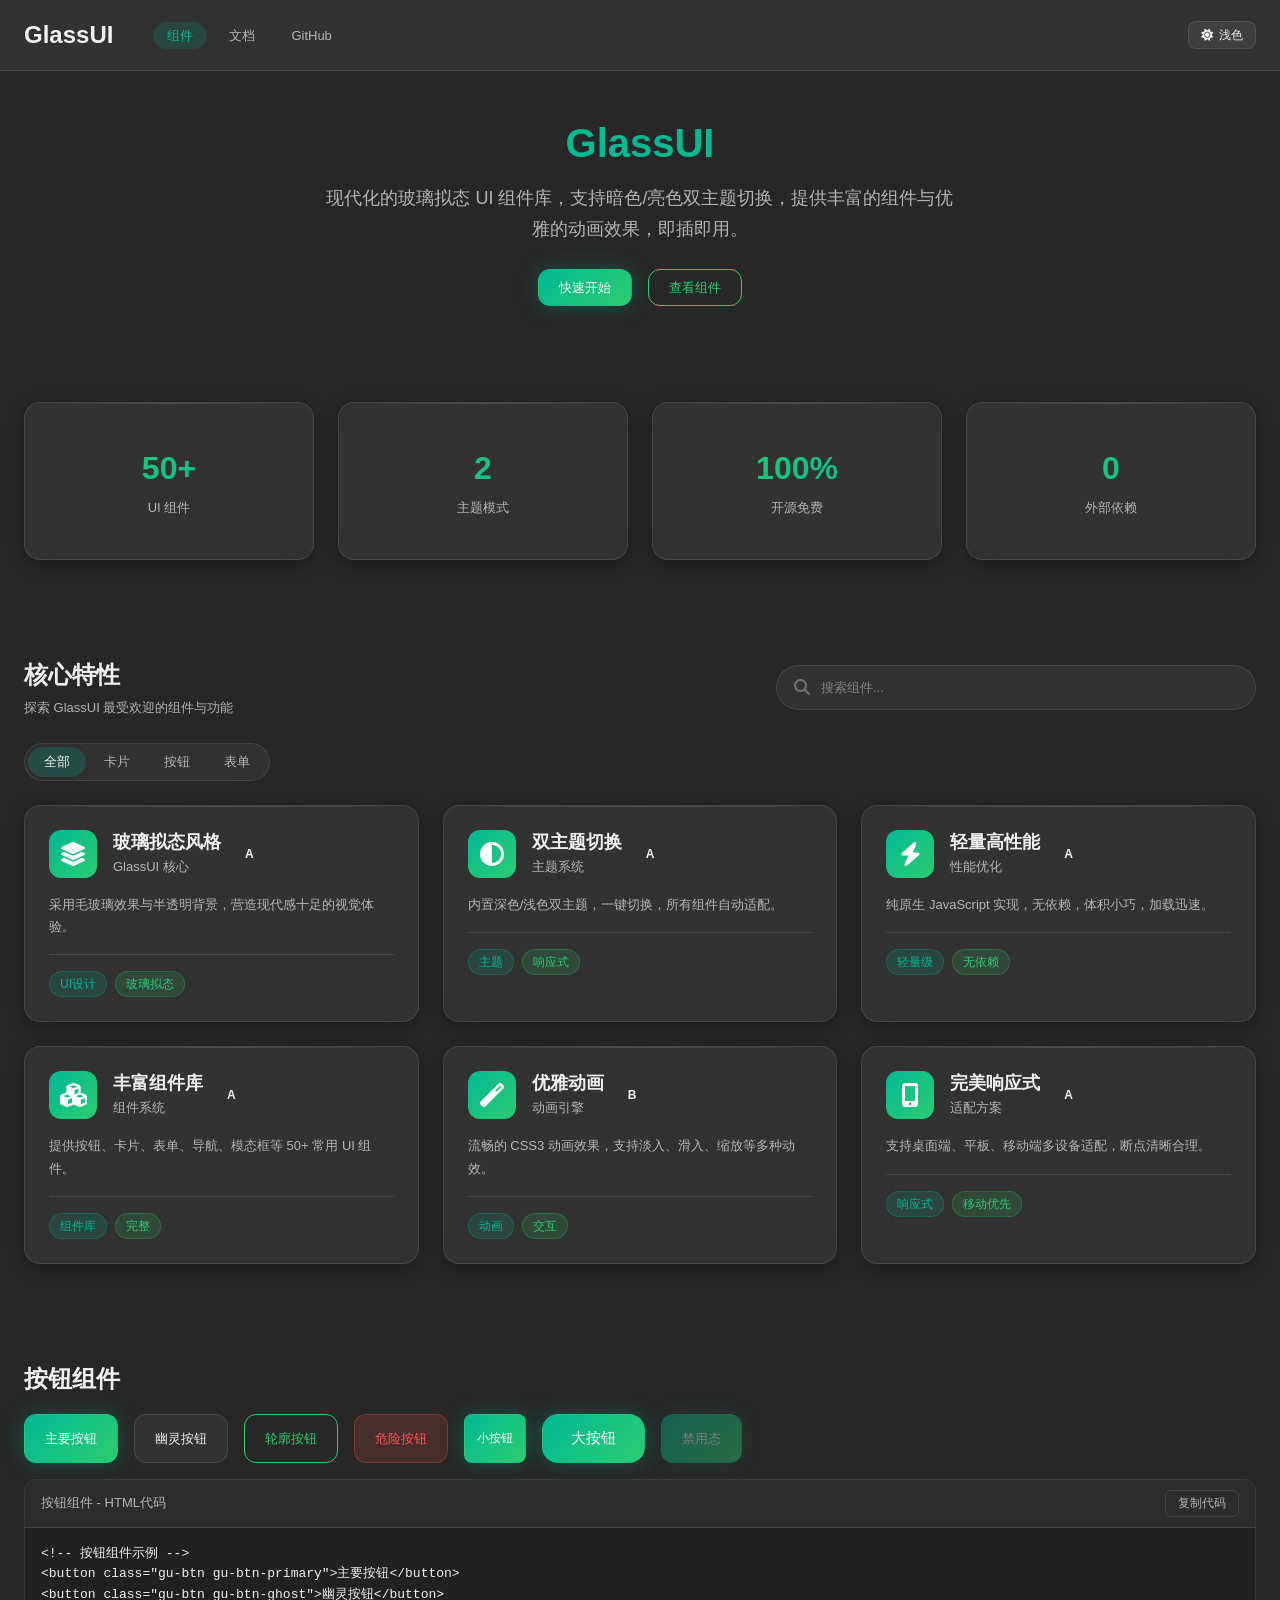
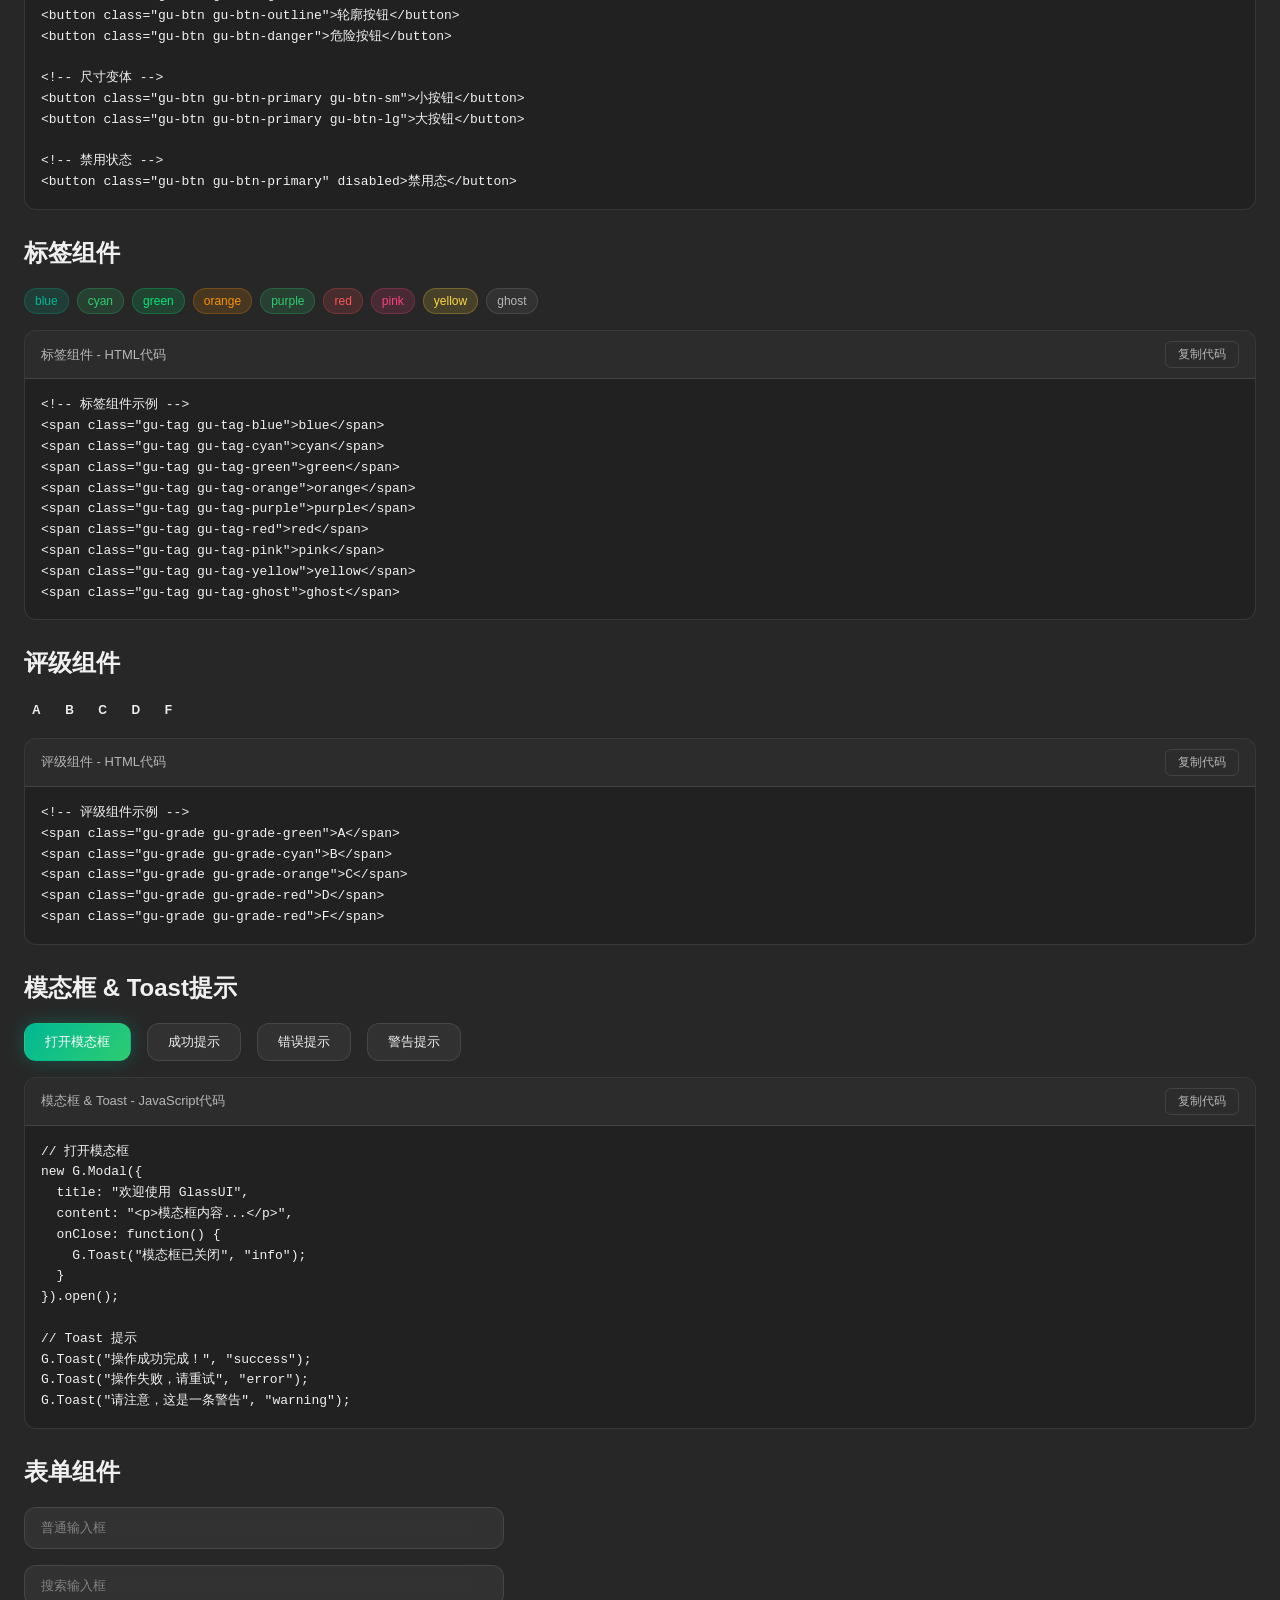
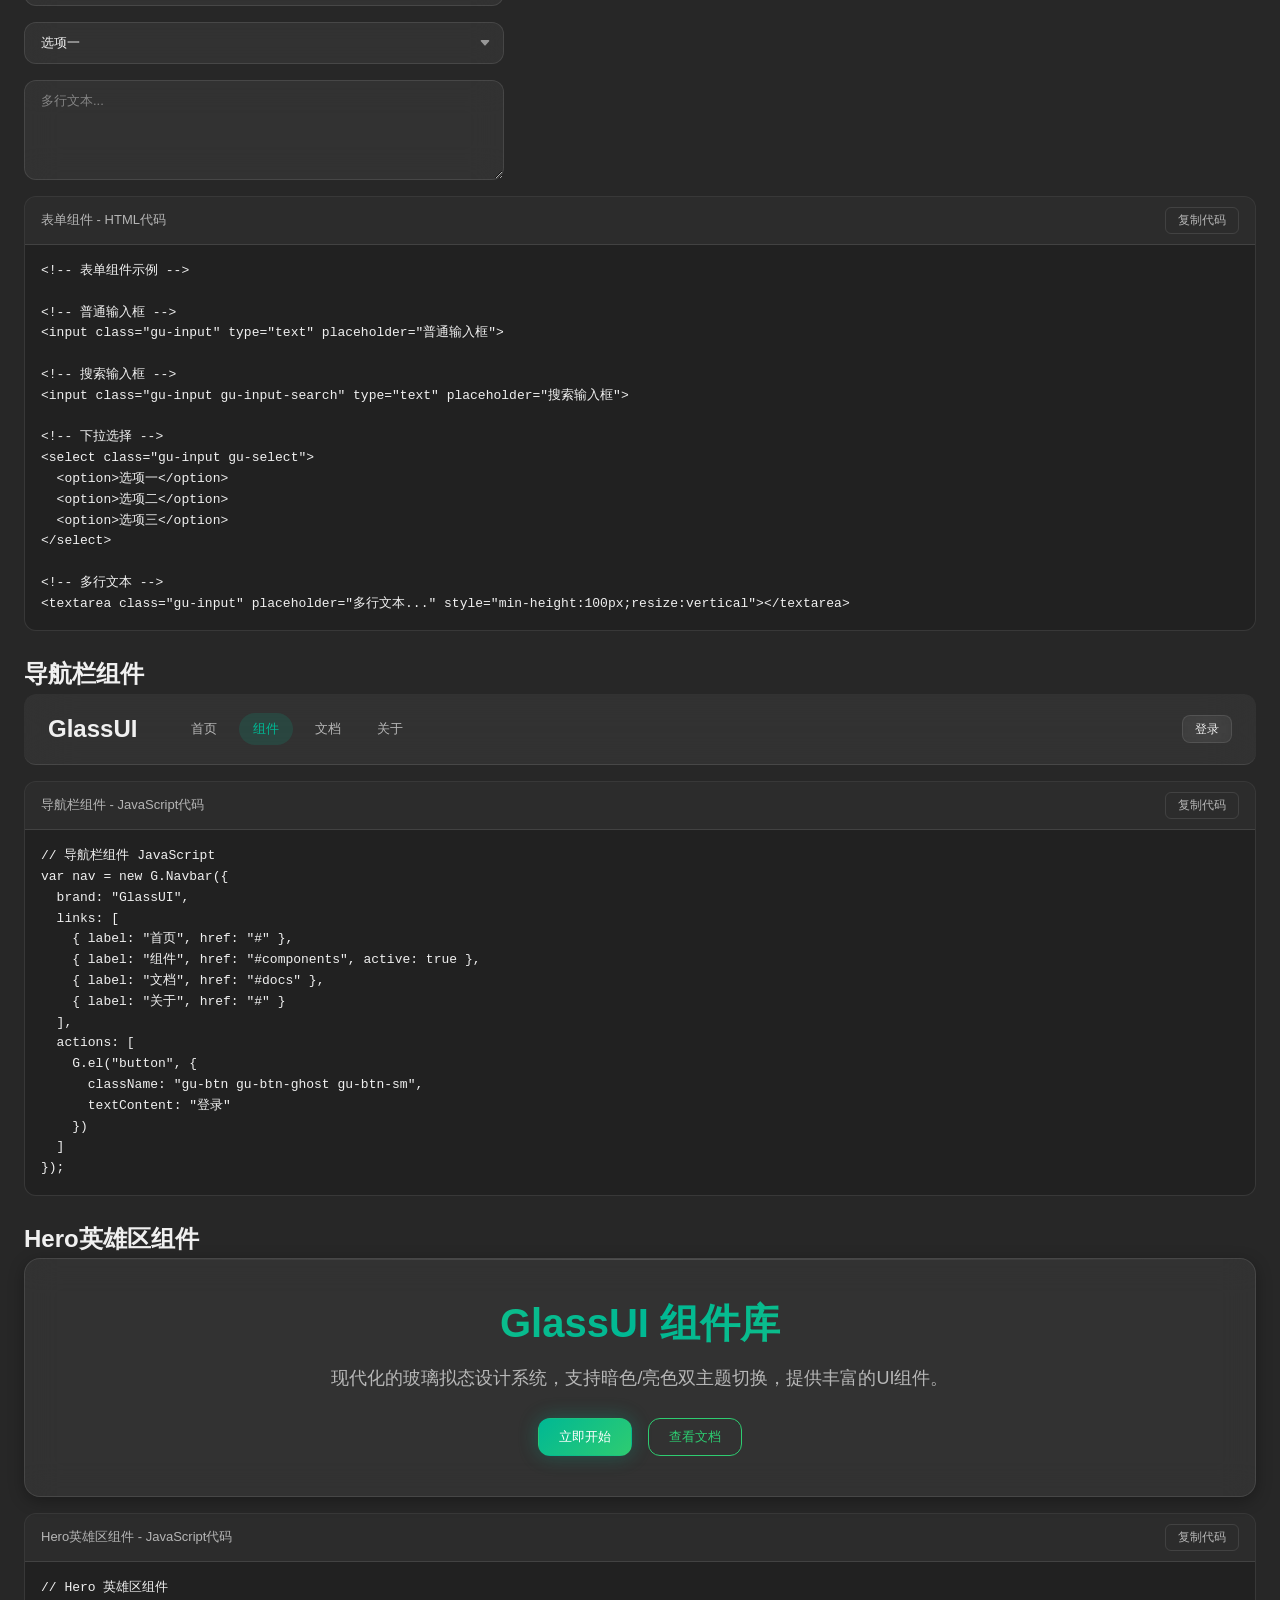
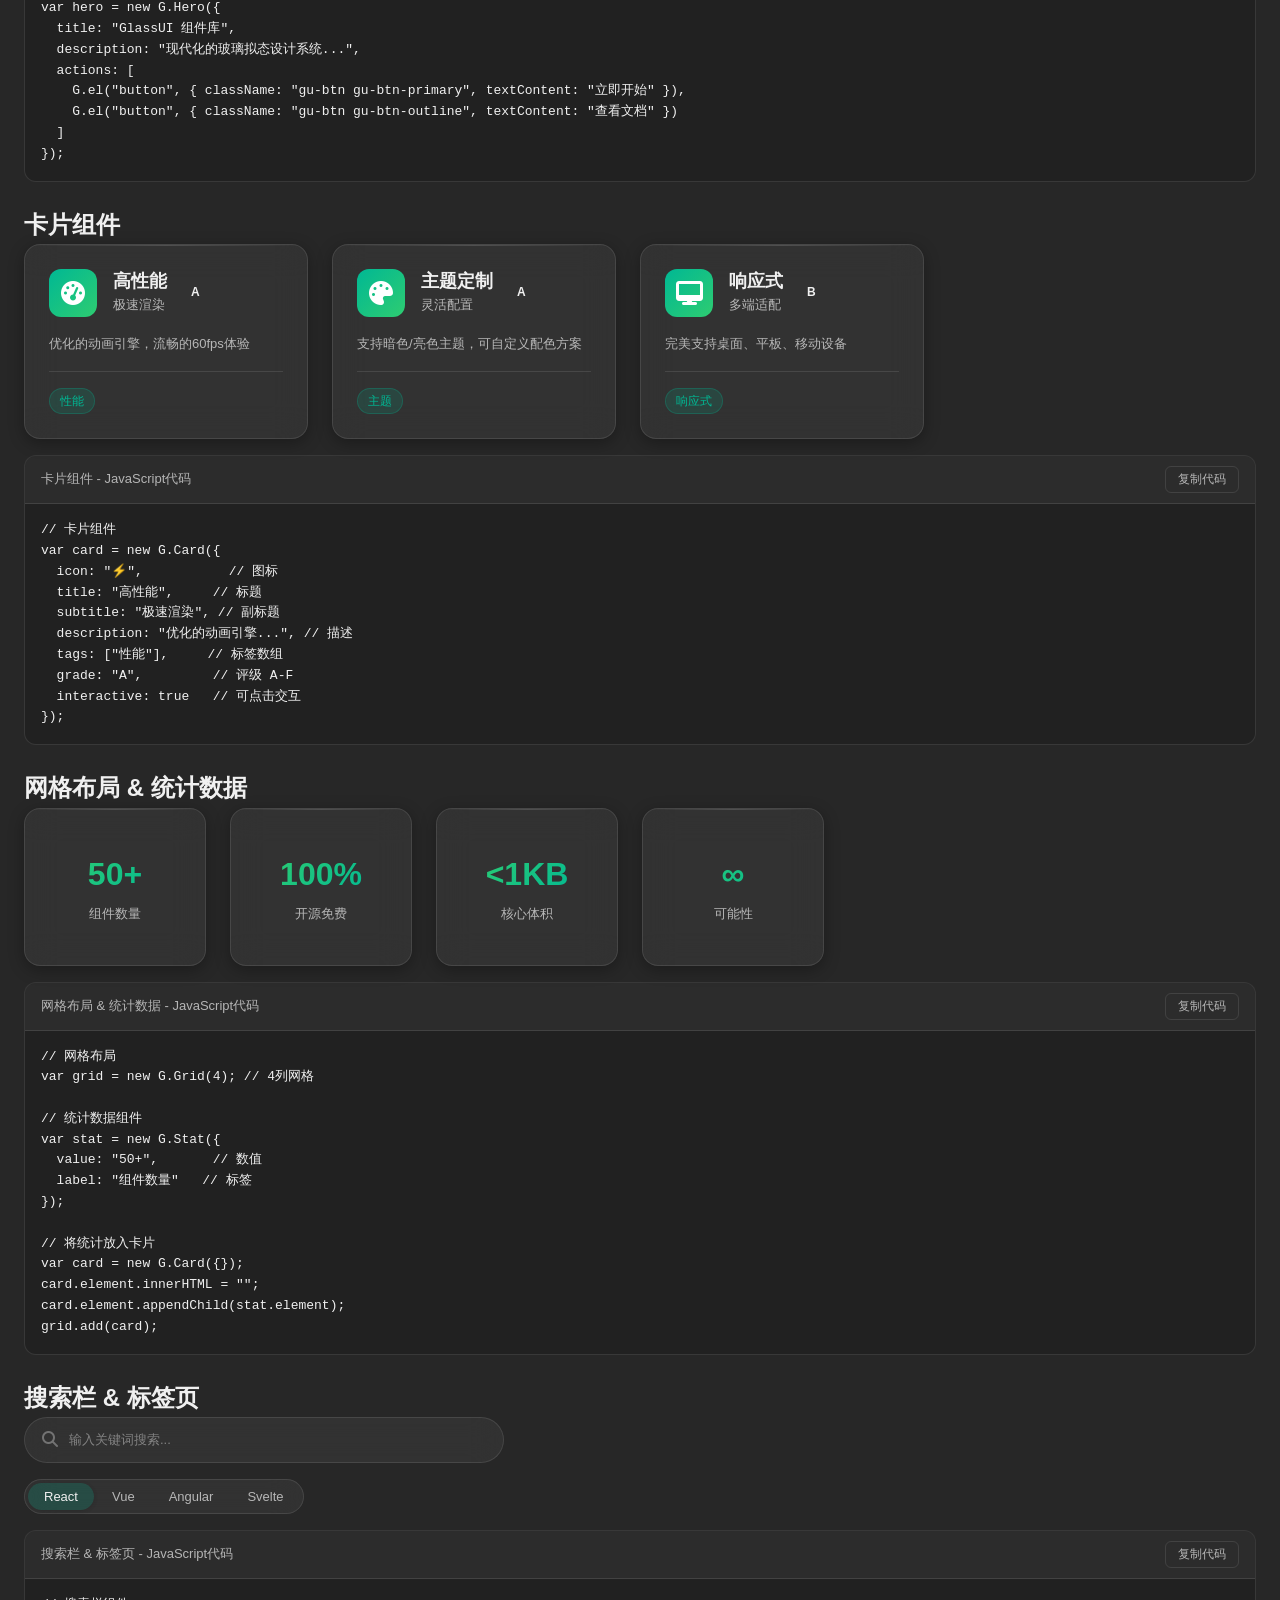
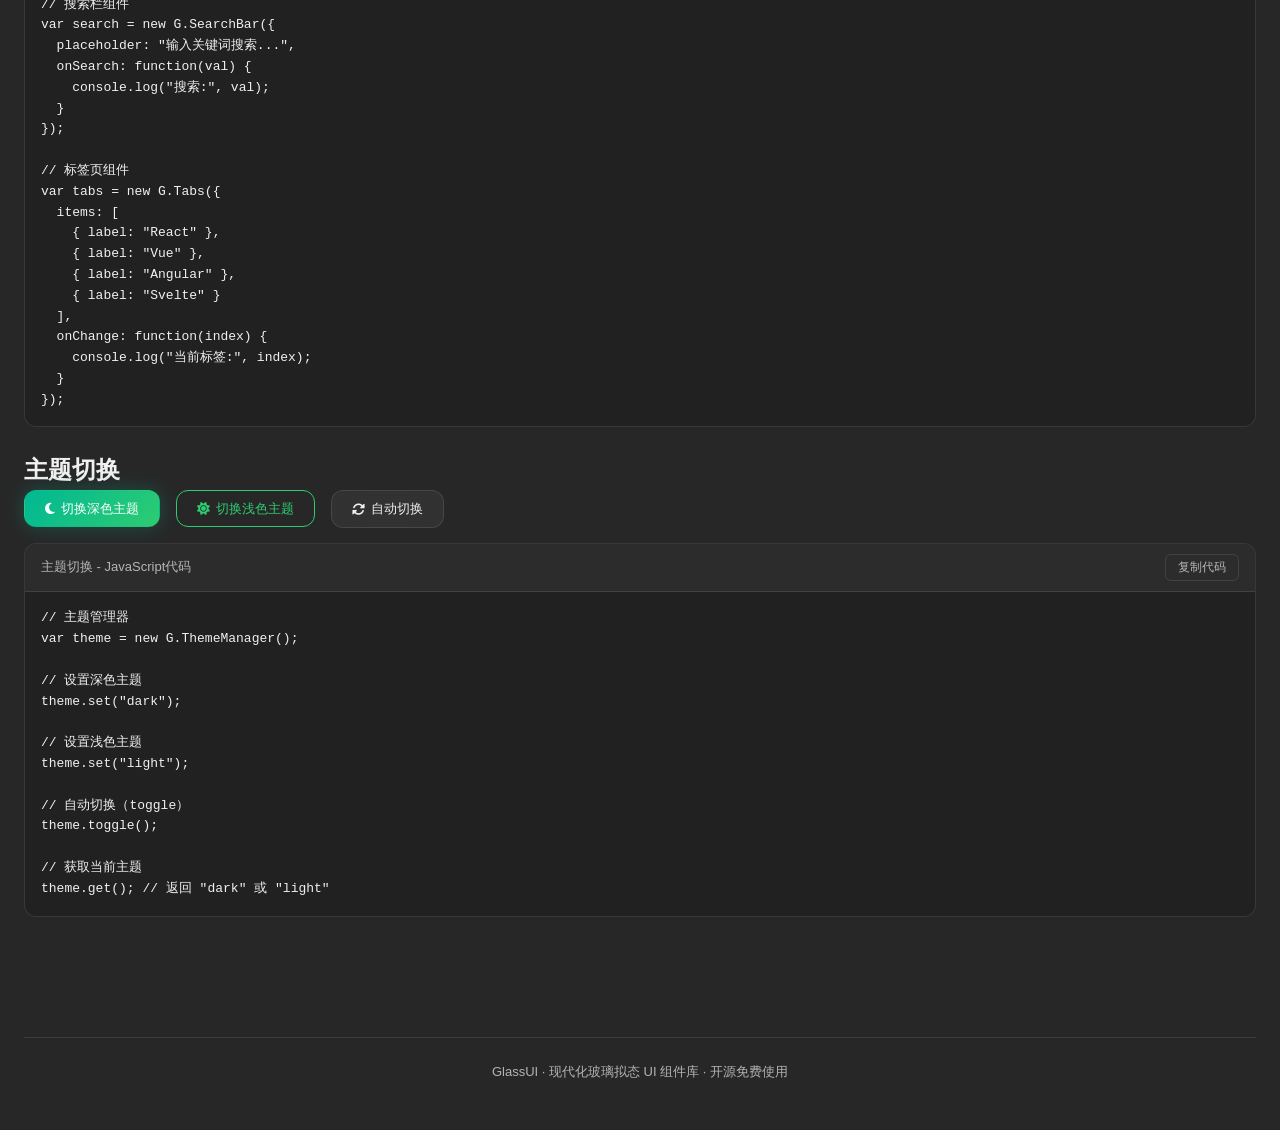
<file: index.html>
<!DOCTYPE html>
<html lang="zh-CN">
<head>
  <meta charset="UTF-8" />
  <meta name="viewport" content="width=device-width, initial-scale=1.0" />
  <title>GlassUI - 玻璃拟态组件库</title>
  <link rel="stylesheet" href="css/glassui.css" />
  <link rel="stylesheet" href="css/font-awesome.min.css" />
  <style>
    .gu-code-block {
      background: var(--gu-bg-secondary);
      border: 1px solid var(--gu-glass-border);
      border-radius: var(--radius-md, 12px);
      margin-top: var(--spacing-md, 16px);
      overflow: hidden;
    }
    .gu-code-header {
      display: flex;
      align-items: center;
      justify-content: space-between;
      padding: 10px 16px;
      background: var(--gu-glass-bg);
      border-bottom: 1px solid var(--gu-glass-border);
      font-size: 13px;
      color: var(--text-secondary, var(--gu-text-secondary));
      font-weight: 500;
    }
    .gu-code-header-copy {
      background: none;
      border: 1px solid var(--gu-glass-border);
      color: var(--text-secondary, var(--gu-text-secondary));
      padding: 4px 12px;
      border-radius: 6px;
      cursor: pointer;
      font-size: 12px;
      transition: all 0.2s ease;
    }
    .gu-code-header-copy:hover {
      background: var(--gu-glass-bg-hover);
      border-color: var(--gu-glass-border-hover);
      color: var(--text-primary, var(--gu-text-primary));
    }
    .gu-code-content {
      padding: 16px;
      overflow-x: auto;
    }
    .gu-code-content pre {
      margin: 0;
      font-family: var(--gu-font-mono, "JetBrains Mono", Consolas, monospace);
      font-size: 13px;
      line-height: 1.6;
      color: var(--text-primary, var(--gu-text-primary));
      white-space: pre-wrap;
      word-break: break-word;
    }
    .gu-code-content .keyword { color: #c678dd; }
    .gu-code-content .string { color: #98c379; }
    .gu-code-content .comment { color: #5c6370; font-style: italic; }
    .gu-code-content .function { color: #61afef; }
    .gu-code-content .property { color: #e5c07b; }
  </style>
</head>
<body>
  <div id="app"></div>

  <script src="js/glassui.js"></script>
  <script>
    (function () {
      var G = GlassUI;
      G.initBody();

      var theme = new G.ThemeManager();

      function createCodeBlock(title, code) {
        var block = G.el("div", { className: "gu-code-block" });
        var header = G.el("div", { className: "gu-code-header" });
        header.appendChild(G.el("span", { textContent: title }));
        var copyBtn = G.el("button", {
          className: "gu-code-header-copy",
          textContent: "复制代码",
          onClick: function () {
            navigator.clipboard.writeText(code).then(function () {
              copyBtn.textContent = "已复制！";
              setTimeout(function () { copyBtn.textContent = "复制代码"; }, 2000);
            });
          }
        });
        header.appendChild(copyBtn);
        block.appendChild(header);

        var content = G.el("div", { className: "gu-code-content" });
        var pre = G.el("pre", {});
        pre.textContent = code;
        content.appendChild(pre);
        block.appendChild(content);
        return block;
      }

      var nav = new G.Navbar({
        brand: "GlassUI",
        links: [
          { label: "组件", href: "#components", active: true },
          { label: "文档", href: "#docs" },
          { label: "GitHub", href: "#" }
        ],
        actions: [
          G.el("button", {
            className: "gu-btn gu-btn-ghost gu-btn-sm",
            innerHTML: theme.get() === "dark" ? '<i class="fas fa-sun"></i> 浅色' : '<i class="fas fa-moon"></i> 深色',
            onClick: function () {
              theme.toggle();
              this.innerHTML = theme.get() === "dark" ? '<i class="fas fa-sun"></i> 浅色' : '<i class="fas fa-moon"></i> 深色';
            }
          })
        ]
      });

      var hero = new G.Hero({
        title: "GlassUI",
        description: "现代化的玻璃拟态 UI 组件库，支持暗色/亮色双主题切换，提供丰富的组件与优雅的动画效果，即插即用。",
        actions: [
          G.el("button", { className: "gu-btn gu-btn-primary", textContent: "快速开始" }),
          G.el("button", { className: "gu-btn gu-btn-outline", textContent: "查看组件" })
        ]
      });

      var search = new G.SearchBar({
        placeholder: "搜索组件...",
        onSearch: function (val) {
          console.log("search:", val);
        }
      });

      var tabs = new G.Tabs({
        items: [
          { label: "全部" },
          { label: "卡片" },
          { label: "按钮" },
          { label: "表单" }
        ],
        onChange: function (i) {
          console.log("tab:", i);
        }
      });

      var cardData = [
        { icon: '<i class="fas fa-layer-group"></i>', title: "玻璃拟态风格", subtitle: "GlassUI 核心", description: "采用毛玻璃效果与半透明背景，营造现代感十足的视觉体验。", tags: ["UI设计", "玻璃拟态"], grade: "A" },
        { icon: '<i class="fas fa-adjust"></i>', title: "双主题切换", subtitle: "主题系统", description: "内置深色/浅色双主题，一键切换，所有组件自动适配。", tags: ["主题", "响应式"], grade: "A" },
        { icon: '<i class="fas fa-bolt"></i>', title: "轻量高性能", subtitle: "性能优化", description: "纯原生 JavaScript 实现，无依赖，体积小巧，加载迅速。", tags: ["轻量级", "无依赖"], grade: "A" },
        { icon: '<i class="fas fa-cubes"></i>', title: "丰富组件库", subtitle: "组件系统", description: "提供按钮、卡片、表单、导航、模态框等 50+ 常用 UI 组件。", tags: ["组件库", "完整"], grade: "A" },
        { icon: '<i class="fas fa-magic"></i>', title: "优雅动画", subtitle: "动画引擎", description: "流畅的 CSS3 动画效果，支持淡入、滑入、缩放等多种动效。", tags: ["动画", "交互"], grade: "B" },
        { icon: '<i class="fas fa-mobile-alt"></i>', title: "完美响应式", subtitle: "适配方案", description: "支持桌面端、平板、移动端多设备适配，断点清晰合理。", tags: ["响应式", "移动优先"], grade: "A" }
      ];

      var grid = new G.Grid(3);
      cardData.forEach(function (d, i) {
        var card = new G.Card({
          icon: d.icon,
          title: d.title,
          subtitle: d.subtitle,
          description: d.description,
          tags: d.tags,
          grade: d.grade,
          interactive: true,
          onClick: function () {
            G.Toast("点击了: " + d.title, "info");
          }
        });
        card.element.classList.add("gu-animate-slide-up", "gu-stagger-" + Math.min(i + 1, 6));
        card.element.style.opacity = "0";
        grid.add(card);
      });

      var statGrid = new G.Grid(4);
      var stats = [
        { value: "50+", label: "UI 组件" },
        { value: "2", label: "主题模式" },
        { value: "100%", label: "开源免费" },
        { value: "0", label: "外部依赖" }
      ];
      stats.forEach(function (s) {
        var card = new G.Card({});
        var stat = new G.Stat(s);
        card.element.innerHTML = "";
        card.element.appendChild(stat.element);
        statGrid.add(card);
      });

      var app = document.getElementById("app");
      app.appendChild(nav.element);

      var container = G.el("div", { className: "gu-container" });
      container.appendChild(hero.element);

      var section1 = G.el("div", { className: "gu-section" });
      section1.appendChild(statGrid.element);
      container.appendChild(section1);

      var section2 = G.el("div", { className: "gu-section" });
      var sectionHeader = G.el("div", { className: "gu-section-header" });
      var sectionTitle = G.el("div", {});
      sectionTitle.appendChild(G.el("h2", { className: "gu-section-title", textContent: "核心特性" }));
      sectionTitle.appendChild(G.el("p", { className: "gu-section-subtitle", textContent: "探索 GlassUI 最受欢迎的组件与功能" }));
      sectionHeader.appendChild(sectionTitle);
      sectionHeader.appendChild(search.element);
      section2.appendChild(sectionHeader);
      section2.appendChild(tabs.element);
      section2.appendChild(G.el("div", { className: "gu-mt-lg" }));
      section2.appendChild(grid.element);
      container.appendChild(section2);

      var btnSection = G.el("div", { className: "gu-section" });
      btnSection.appendChild(G.el("h2", { className: "gu-section-title", textContent: "按钮组件" }));
      var btnRow = G.el("div", { className: "gu-flex gu-gap-md gu-flex-wrap gu-mt-md" });
      btnRow.appendChild(G.el("button", { className: "gu-btn gu-btn-primary", textContent: "主要按钮" }));
      btnRow.appendChild(G.el("button", { className: "gu-btn gu-btn-ghost", textContent: "幽灵按钮" }));
      btnRow.appendChild(G.el("button", { className: "gu-btn gu-btn-outline", textContent: "轮廓按钮" }));
      btnRow.appendChild(G.el("button", { className: "gu-btn gu-btn-danger", textContent: "危险按钮" }));
      btnRow.appendChild(G.el("button", { className: "gu-btn gu-btn-primary gu-btn-sm", textContent: "小按钮" }));
      btnRow.appendChild(G.el("button", { className: "gu-btn gu-btn-primary gu-btn-lg", textContent: "大按钮" }));
      btnRow.appendChild(G.el("button", { className: "gu-btn gu-btn-primary", disabled: true, textContent: "禁用态" }));
      btnSection.appendChild(btnRow);

      var btnCode = '<!-- 按钮组件示例 -->\n' +
        '<button class="gu-btn gu-btn-primary">主要按钮</button>\n' +
        '<button class="gu-btn gu-btn-ghost">幽灵按钮</button>\n' +
        '<button class="gu-btn gu-btn-outline">轮廓按钮</button>\n' +
        '<button class="gu-btn gu-btn-danger">危险按钮</button>\n\n' +
        '<!-- 尺寸变体 -->\n' +
        '<button class="gu-btn gu-btn-primary gu-btn-sm">小按钮</button>\n' +
        '<button class="gu-btn gu-btn-primary gu-btn-lg">大按钮</button>\n\n' +
        '<!-- 禁用状态 -->\n' +
        '<button class="gu-btn gu-btn-primary" disabled>禁用态</button>';
      btnSection.appendChild(createCodeBlock("按钮组件 - HTML代码", btnCode));

      btnSection.appendChild(G.el("h2", { className: "gu-section-title gu-mt-lg", textContent: "标签组件" }));
      var tagRow = G.el("div", { className: "gu-flex gu-gap-sm gu-flex-wrap gu-mt-md" });
      ["blue", "cyan", "green", "orange", "purple", "red", "pink", "yellow", "ghost"].forEach(function (c) {
        tagRow.appendChild(G.el("span", { className: "gu-tag gu-tag-" + c, textContent: c }));
      });
      btnSection.appendChild(tagRow);

      var tagCode = '<!-- 标签组件示例 -->\n' +
        '<span class="gu-tag gu-tag-blue">blue</span>\n' +
        '<span class="gu-tag gu-tag-cyan">cyan</span>\n' +
        '<span class="gu-tag gu-tag-green">green</span>\n' +
        '<span class="gu-tag gu-tag-orange">orange</span>\n' +
        '<span class="gu-tag gu-tag-purple">purple</span>\n' +
        '<span class="gu-tag gu-tag-red">red</span>\n' +
        '<span class="gu-tag gu-tag-pink">pink</span>\n' +
        '<span class="gu-tag gu-tag-yellow">yellow</span>\n' +
        '<span class="gu-tag gu-tag-ghost">ghost</span>';
      btnSection.appendChild(createCodeBlock("标签组件 - HTML代码", tagCode));

      btnSection.appendChild(G.el("h2", { className: "gu-section-title gu-mt-lg", textContent: "评级组件" }));
      var gradeRow = G.el("div", { className: "gu-flex gu-gap-sm gu-flex-wrap gu-mt-md" });
      ["A", "B", "C", "D", "F"].forEach(function (g) {
        var color = G.GRADE_COLORS[g].toLowerCase();
        gradeRow.appendChild(G.el("span", { className: "gu-grade gu-grade-" + color, textContent: g }));
      });
      btnSection.appendChild(gradeRow);

      var gradeCode = '<!-- 评级组件示例 -->\n' +
        '<span class="gu-grade gu-grade-green">A</span>\n' +
        '<span class="gu-grade gu-grade-cyan">B</span>\n' +
        '<span class="gu-grade gu-grade-orange">C</span>\n' +
        '<span class="gu-grade gu-grade-red">D</span>\n' +
        '<span class="gu-grade gu-grade-red">F</span>';
      btnSection.appendChild(createCodeBlock("评级组件 - HTML代码", gradeCode));

      btnSection.appendChild(G.el("h2", { className: "gu-section-title gu-mt-lg", textContent: "模态框 & Toast提示" }));
      var modalRow = G.el("div", { className: "gu-flex gu-gap-md gu-mt-md" });
      modalRow.appendChild(G.el("button", {
        className: "gu-btn gu-btn-primary",
        textContent: "打开模态框",
        onClick: function () {
          new G.Modal({
            title: "欢迎使用 GlassUI",
            content: "<p style='color:var(--gu-text-secondary);line-height:1.8'>GlassUI 是一套现代化的玻璃拟态 UI 组件库，支持暗色/亮色双主题切换。提供按钮、卡片、表单、导航、模态框、Toast 等 50+ 丰富组件，轻量无依赖，即插即用。</p>",
            onClose: function () {
              G.Toast("模态框已关闭", "info");
            }
          }).open();
        }
      }));
      modalRow.appendChild(G.el("button", {
        className: "gu-btn gu-btn-ghost",
        textContent: "成功提示",
        onClick: function () { G.Toast("操作成功完成！", "success"); }
      }));
      modalRow.appendChild(G.el("button", {
        className: "gu-btn gu-btn-ghost",
        textContent: "错误提示",
        onClick: function () { G.Toast("操作失败，请重试", "error"); }
      }));
      modalRow.appendChild(G.el("button", {
        className: "gu-btn gu-btn-ghost",
        textContent: "警告提示",
        onClick: function () { G.Toast("请注意，这是一条警告", "warning"); }
      }));
      btnSection.appendChild(modalRow);

      var modalCode = '// 打开模态框\n' +
        'new G.Modal({\n' +
        '  title: "欢迎使用 GlassUI",\n' +
        '  content: "<p>模态框内容...</p>",\n' +
        '  onClose: function() {\n' +
        '    G.Toast("模态框已关闭", "info");\n' +
        '  }\n' +
        '}).open();\n\n' +
        '// Toast 提示\n' +
        'G.Toast("操作成功完成！", "success");\n' +
        'G.Toast("操作失败，请重试", "error");\n' +
        'G.Toast("请注意，这是一条警告", "warning");';
      btnSection.appendChild(createCodeBlock("模态框 & Toast - JavaScript代码", modalCode));

      btnSection.appendChild(G.el("h2", { className: "gu-section-title gu-mt-lg", textContent: "表单组件" }));
      var formCol = G.el("div", { className: "gu-flex-col gu-gap-md gu-mt-md", style: { maxWidth: "480px" } });
      formCol.appendChild(G.el("input", { className: "gu-input", type: "text", placeholder: "普通输入框" }));
      formCol.appendChild(G.el("input", { className: "gu-input gu-input-search", type: "text", placeholder: "搜索输入框" }));
      formCol.appendChild(G.el("select", { className: "gu-input gu-select", innerHTML: '<option>选项一</option><option>选项二</option><option>选项三</option>' }));
      formCol.appendChild(G.el("textarea", { className: "gu-input", placeholder: "多行文本...", style: { minHeight: "100px", resize: "vertical" } }));
      btnSection.appendChild(formCol);

      var formCode = '<!-- 表单组件示例 -->\n\n' +
        '<!-- 普通输入框 -->\n' +
        '<input class="gu-input" type="text" placeholder="普通输入框">\n\n' +
        '<!-- 搜索输入框 -->\n' +
        '<input class="gu-input gu-input-search" type="text" placeholder="搜索输入框">\n\n' +
        '<!-- 下拉选择 -->\n' +
        '<select class="gu-input gu-select">\n' +
        '  <option>选项一</option>\n' +
        '  <option>选项二</option>\n' +
        '  <option>选项三</option>\n' +
        '</select>\n\n' +
        '<!-- 多行文本 -->\n' +
        '<textarea class="gu-input" placeholder="多行文本..." style="min-height:100px;resize:vertical"></textarea>';
      btnSection.appendChild(createCodeBlock("表单组件 - HTML代码", formCode));

      btnSection.appendChild(G.el("h2", { className: "gu-section-title gu-mt-lg", textContent: "导航栏组件" }));

      var navDemo = G.el("div", { className: "gu-nav", style: { position: "relative", borderRadius: "12px", overflow: "hidden" } });
      var navBrand = G.el("a", { className: "gu-nav-brand", textContent: "GlassUI" });
      var navLinks = G.el("div", { className: "gu-nav-links" });
      ["首页", "组件", "文档", "关于"].forEach(function(link, i) {
        var a = G.el("a", { href: "#", textContent: link });
        if (i === 1) a.classList.add("active");
        navLinks.appendChild(a);
      });
      var navActions = G.el("div", { className: "gu-nav-actions" });
      navActions.appendChild(G.el("button", { className: "gu-btn gu-btn-ghost gu-btn-sm", textContent: "登录" }));
      navDemo.appendChild(navBrand);
      navDemo.appendChild(navLinks);
      navDemo.appendChild(navActions);
      btnSection.appendChild(navDemo);

      var navCode = '// 导航栏组件 JavaScript\n' +
        'var nav = new G.Navbar({\n' +
        '  brand: "GlassUI",\n' +
        '  links: [\n' +
        '    { label: "首页", href: "#" },\n' +
        '    { label: "组件", href: "#components", active: true },\n' +
        '    { label: "文档", href: "#docs" },\n' +
        '    { label: "关于", href: "#" }\n' +
        '  ],\n' +
        '  actions: [\n' +
        '    G.el("button", {\n' +
        '      className: "gu-btn gu-btn-ghost gu-btn-sm",\n' +
        '      textContent: "登录"\n' +
        '    })\n' +
        '  ]\n' +
        '});';
      btnSection.appendChild(createCodeBlock("导航栏组件 - JavaScript代码", navCode));

      btnSection.appendChild(G.el("h2", { className: "gu-section-title gu-mt-lg", textContent: "Hero英雄区组件" }));

      var heroDemo = G.el("div", { className: "gu-hero gu-card", style: { padding: "40px 24px", textAlign: "center" } });
      heroDemo.appendChild(G.el("h1", { className: "gu-hero-title", textContent: "GlassUI 组件库" }));
      heroDemo.appendChild(G.el("p", { className: "gu-hero-desc", textContent: "现代化的玻璃拟态设计系统，支持暗色/亮色双主题切换，提供丰富的UI组件。" }));
      var heroActions = G.el("div", { className: "gu-hero-actions" });
      heroActions.appendChild(G.el("button", { className: "gu-btn gu-btn-primary", textContent: "立即开始" }));
      heroActions.appendChild(G.el("button", { className: "gu-btn gu-btn-outline", textContent: "查看文档" }));
      heroDemo.appendChild(heroActions);
      btnSection.appendChild(heroDemo);

      var heroCode = '// Hero 英雄区组件\n' +
        'var hero = new G.Hero({\n' +
        '  title: "GlassUI 组件库",\n' +
        '  description: "现代化的玻璃拟态设计系统...",\n' +
        '  actions: [\n' +
        '    G.el("button", { className: "gu-btn gu-btn-primary", textContent: "立即开始" }),\n' +
        '    G.el("button", { className: "gu-btn gu-btn-outline", textContent: "查看文档" })\n' +
        '  ]\n' +
        '});';
      btnSection.appendChild(createCodeBlock("Hero英雄区组件 - JavaScript代码", heroCode));

      btnSection.appendChild(G.el("h2", { className: "gu-section-title gu-mt-lg", textContent: "卡片组件" }));

      var cardDemoRow = G.el("div", { className: "gu-grid gu-grid-3", style: { maxWidth: "900px" } });
      var demoCards = [
        { icon: '<i class="fas fa-tachometer-alt"></i>', title: "高性能", subtitle: "极速渲染", description: "优化的动画引擎，流畅的60fps体验", tags: ["性能"], grade: "A" },
        { icon: '<i class="fas fa-palette"></i>', title: "主题定制", subtitle: "灵活配置", description: "支持暗色/亮色主题，可自定义配色方案", tags: ["主题"], grade: "A" },
        { icon: '<i class="fas fa-desktop"></i>', title: "响应式", subtitle: "多端适配", description: "完美支持桌面、平板、移动设备", tags: ["响应式"], grade: "B" }
      ];
      demoCards.forEach(function(d) {
        var c = new G.Card({
          icon: d.icon,
          title: d.title,
          subtitle: d.subtitle,
          description: d.description,
          tags: d.tags,
          grade: d.grade,
          interactive: true
        });
        cardDemoRow.appendChild(c.element);
      });
      btnSection.appendChild(cardDemoRow);

      var cardCode = '// 卡片组件\n' +
        'var card = new G.Card({\n' +
        '  icon: "⚡",           // 图标\n' +
        '  title: "高性能",     // 标题\n' +
        '  subtitle: "极速渲染", // 副标题\n' +
        '  description: "优化的动画引擎...", // 描述\n' +
        '  tags: ["性能"],     // 标签数组\n' +
        '  grade: "A",         // 评级 A-F\n' +
        '  interactive: true   // 可点击交互\n' +
        '});';
      btnSection.appendChild(createCodeBlock("卡片组件 - JavaScript代码", cardCode));

      btnSection.appendChild(G.el("h2", { className: "gu-section-title gu-mt-lg", textContent: "网格布局 & 统计数据" }));

      var statDemoGrid = G.el("div", { className: "gu-grid gu-grid-4", style: { maxWidth: "800px" } });
      var demoStats = [
        { value: "50+", label: "组件数量" },
        { value: "100%", label: "开源免费" },
        { value: "<1KB", label: "核心体积" },
        { value: "∞", label: "可能性" }
      ];
      demoStats.forEach(function(s) {
        var sc = new G.Card({});
        var st = new G.Stat(s);
        sc.element.innerHTML = "";
        sc.element.appendChild(st.element);
        statDemoGrid.appendChild(sc.element);
      });
      btnSection.appendChild(statDemoGrid);

      var gridStatCode = '// 网格布局\n' +
        'var grid = new G.Grid(4); // 4列网格\n' +
        '\n' +
        '// 统计数据组件\n' +
        'var stat = new G.Stat({\n' +
        '  value: "50+",       // 数值\n' +
        '  label: "组件数量"   // 标签\n' +
        '});\n' +
        '\n' +
        '// 将统计放入卡片\n' +
        'var card = new G.Card({});\n' +
        'card.element.innerHTML = "";\n' +
        'card.element.appendChild(stat.element);\n' +
        'grid.add(card);';
      btnSection.appendChild(createCodeBlock("网格布局 & 统计数据 - JavaScript代码", gridStatCode));

      btnSection.appendChild(G.el("h2", { className: "gu-section-title gu-mt-lg", textContent: "搜索栏 & 标签页" }));

      var searchDemo = new G.SearchBar({ placeholder: "输入关键词搜索..." });
      btnSection.appendChild(searchDemo.element);

      var tabsDemo = new G.Tabs({
        items: [
          { label: "React" },
          { label: "Vue" },
          { label: "Angular" },
          { label: "Svelte" }
        ],
        onChange: function(i) {
          G.Toast("选择了: " + ["React", "Vue", "Angular", "Svelte"][i], "info");
        }
      });
      btnSection.appendChild(G.el("div", { className: "gu-mt-md" }));
      btnSection.appendChild(tabsDemo.element);

      var searchTabsCode = '// 搜索栏组件\n' +
        'var search = new G.SearchBar({\n' +
        '  placeholder: "输入关键词搜索...",\n' +
        '  onSearch: function(val) {\n' +
        '    console.log("搜索:", val);\n' +
        '  }\n' +
        '});\n' +
        '\n' +
        '// 标签页组件\n' +
        'var tabs = new G.Tabs({\n' +
        '  items: [\n' +
        '    { label: "React" },\n' +
        '    { label: "Vue" },\n' +
        '    { label: "Angular" },\n' +
        '    { label: "Svelte" }\n' +
        '  ],\n' +
        '  onChange: function(index) {\n' +
        '    console.log("当前标签:", index);\n' +
        '  }\n' +
        '});';
      btnSection.appendChild(createCodeBlock("搜索栏 & 标签页 - JavaScript代码", searchTabsCode));

      btnSection.appendChild(G.el("h2", { className: "gu-section-title gu-mt-lg", textContent: "主题切换" }));

      var themeDemo = G.el("div", { className: "gu-flex gu-gap-md gu-flex-wrap" });
      themeDemo.appendChild(G.el("button", {
        className: "gu-btn gu-btn-primary",
        innerHTML: '<i class="fas fa-moon"></i> 切换深色主题',
        onClick: function() {
          theme.set("dark");
          G.Toast("已切换到深色主题", "success");
        }
      }));
      themeDemo.appendChild(G.el("button", {
        className: "gu-btn gu-btn-outline",
        innerHTML: '<i class="fas fa-sun"></i> 切换浅色主题',
        onClick: function() {
          theme.set("light");
          G.Toast("已切换到浅色主题", "success");
        }
      }));
      themeDemo.appendChild(G.el("button", {
        className: "gu-btn gu-btn-ghost",
        innerHTML: '<i class="fas fa-sync-alt"></i> 自动切换',
        onClick: function() {
          theme.toggle();
          G.Toast("当前主题: " + (theme.get() === "dark" ? "深色" : "浅色"), "info");
        }
      }));
      btnSection.appendChild(themeDemo);

      var themeCode = '// 主题管理器\n' +
        'var theme = new G.ThemeManager();\n' +
        '\n' +
        '// 设置深色主题\n' +
        'theme.set("dark");\n' +
        '\n' +
        '// 设置浅色主题\n' +
        'theme.set("light");\n' +
        '\n' +
        '// 自动切换（toggle）\n' +
        'theme.toggle();\n' +
        '\n' +
        '// 获取当前主题\n' +
        'theme.get(); // 返回 "dark" 或 "light"';
      btnSection.appendChild(createCodeBlock("主题切换 - JavaScript代码", themeCode));

      container.appendChild(btnSection);

      var footer = G.el("div", { className: "gu-section gu-text-center" });
      footer.appendChild(G.el("hr", { className: "gu-divider" }));
      footer.appendChild(G.el("p", {
        className: "gu-text-secondary gu-text-sm gu-mt-md",
        textContent: "GlassUI · 现代化玻璃拟态 UI 组件库 · 开源免费使用"
      }));
      container.appendChild(footer);

      app.appendChild(container);
    })();
  </script>
</body>
</html>
</file>
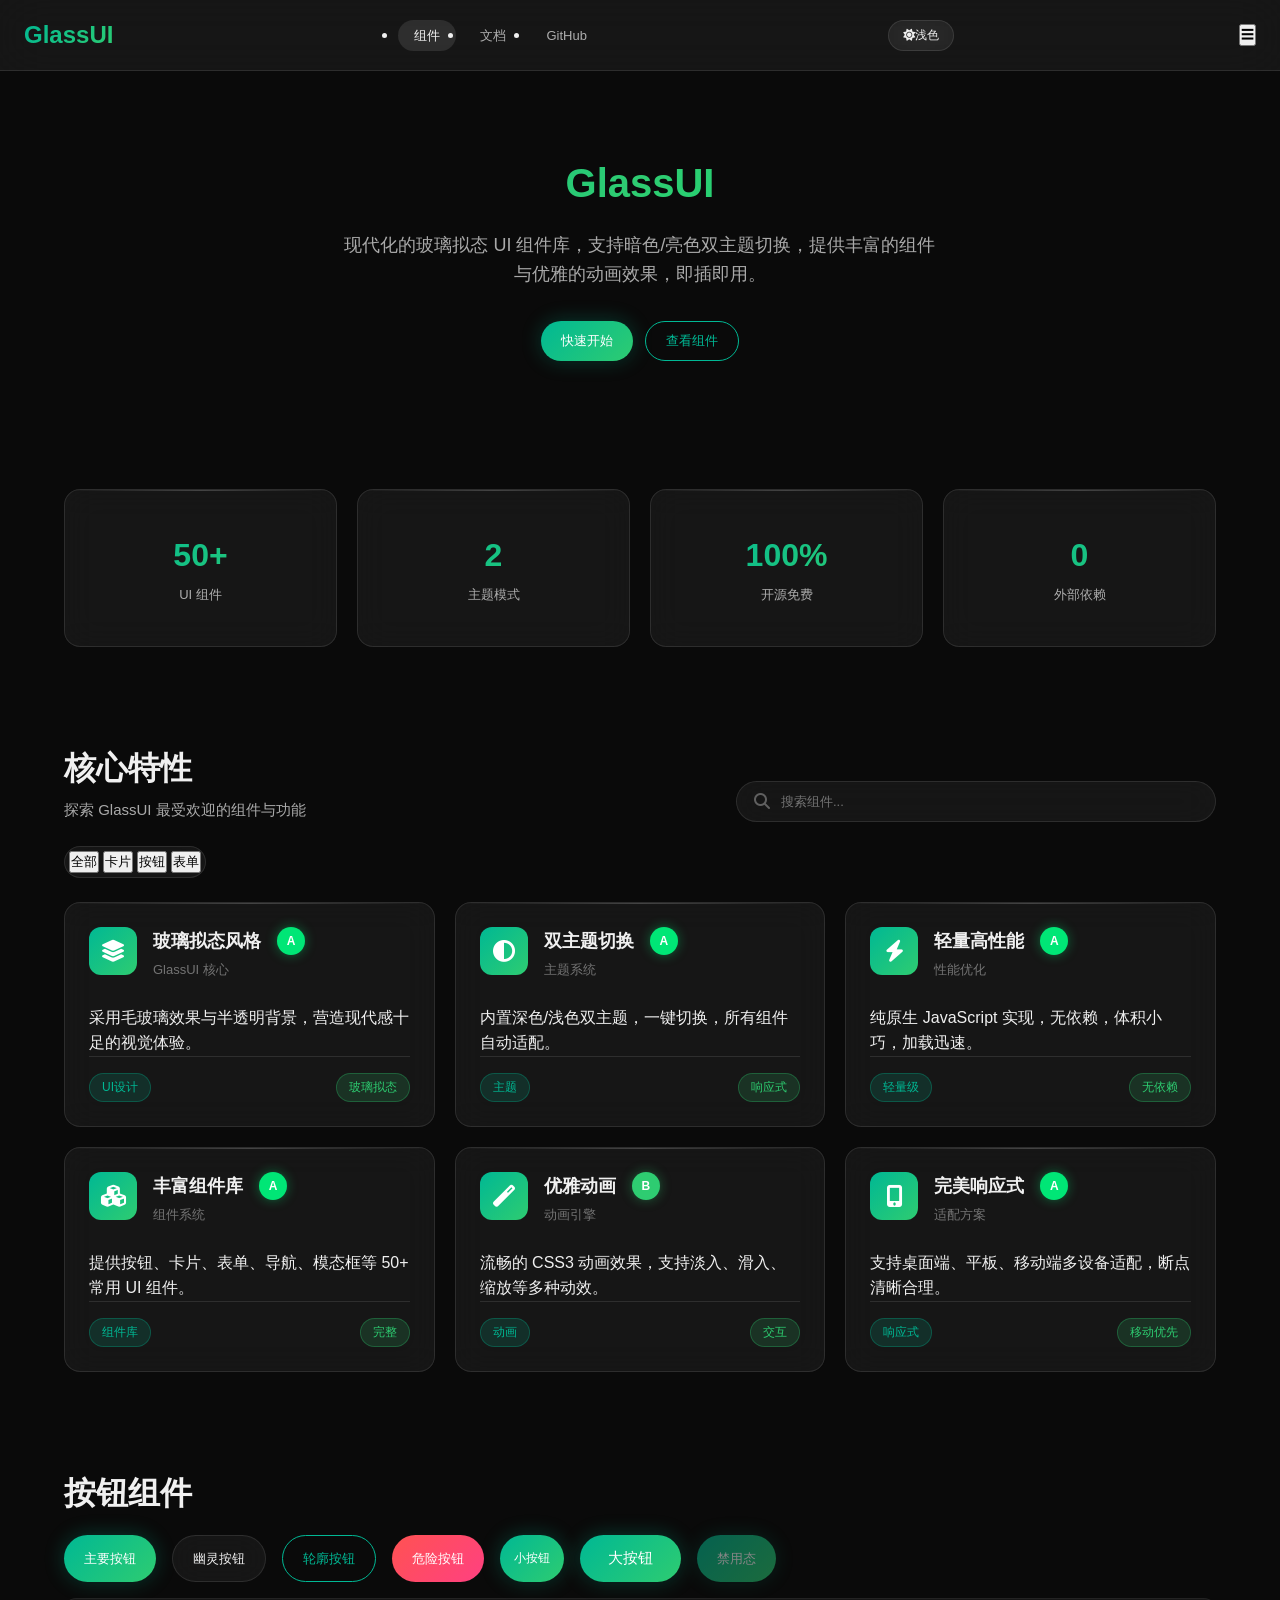
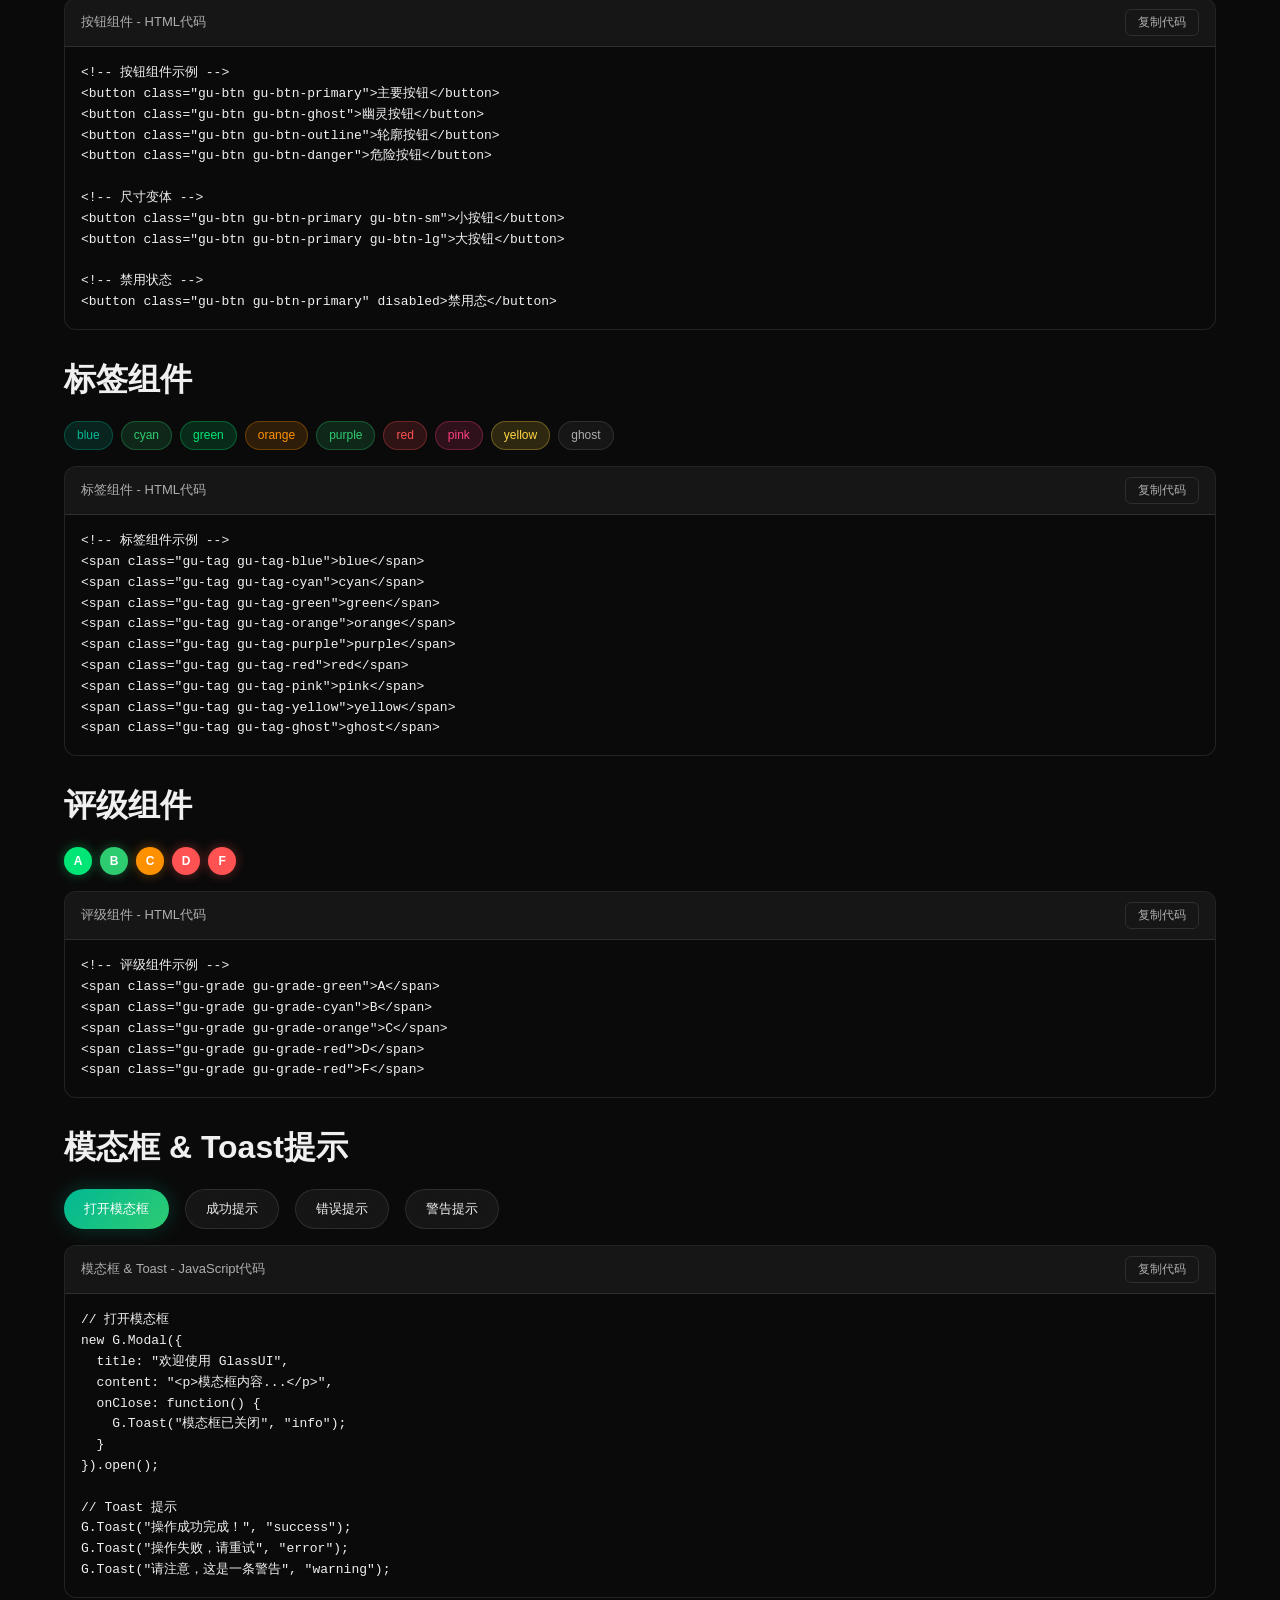
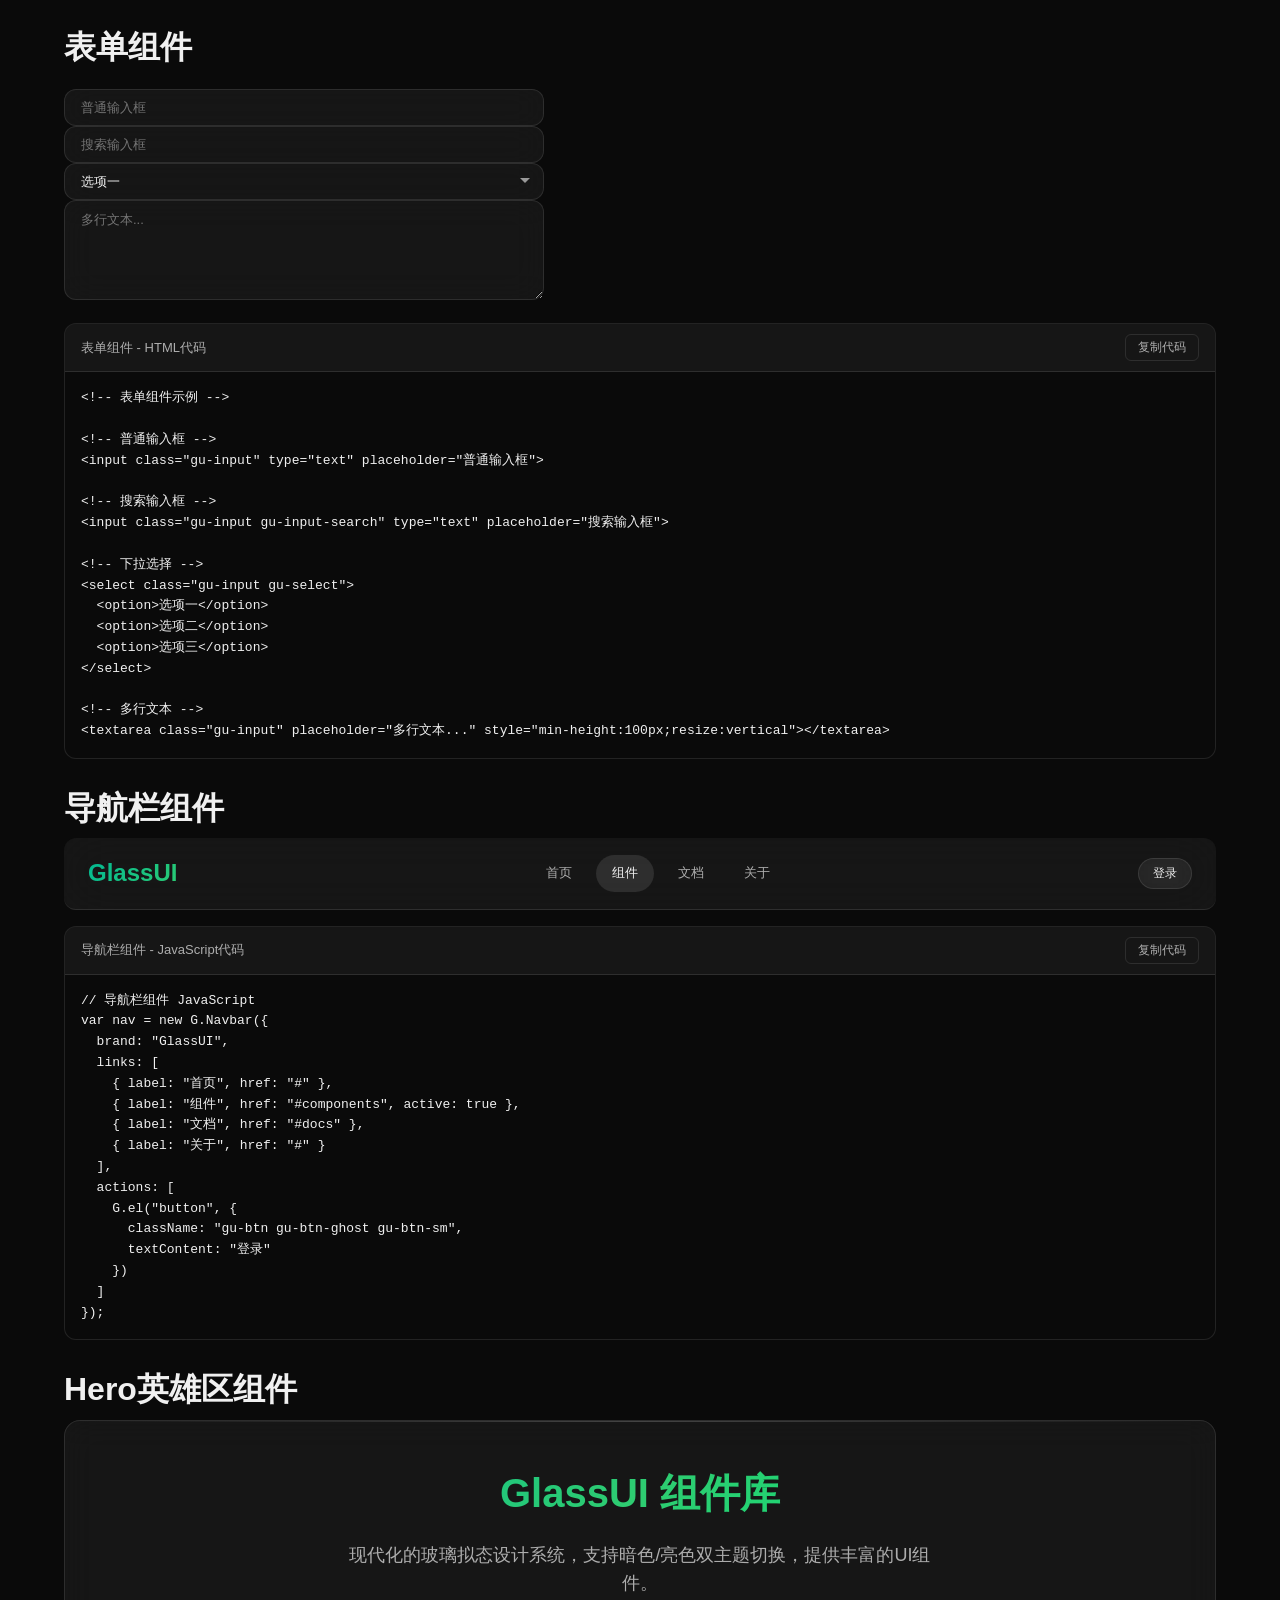
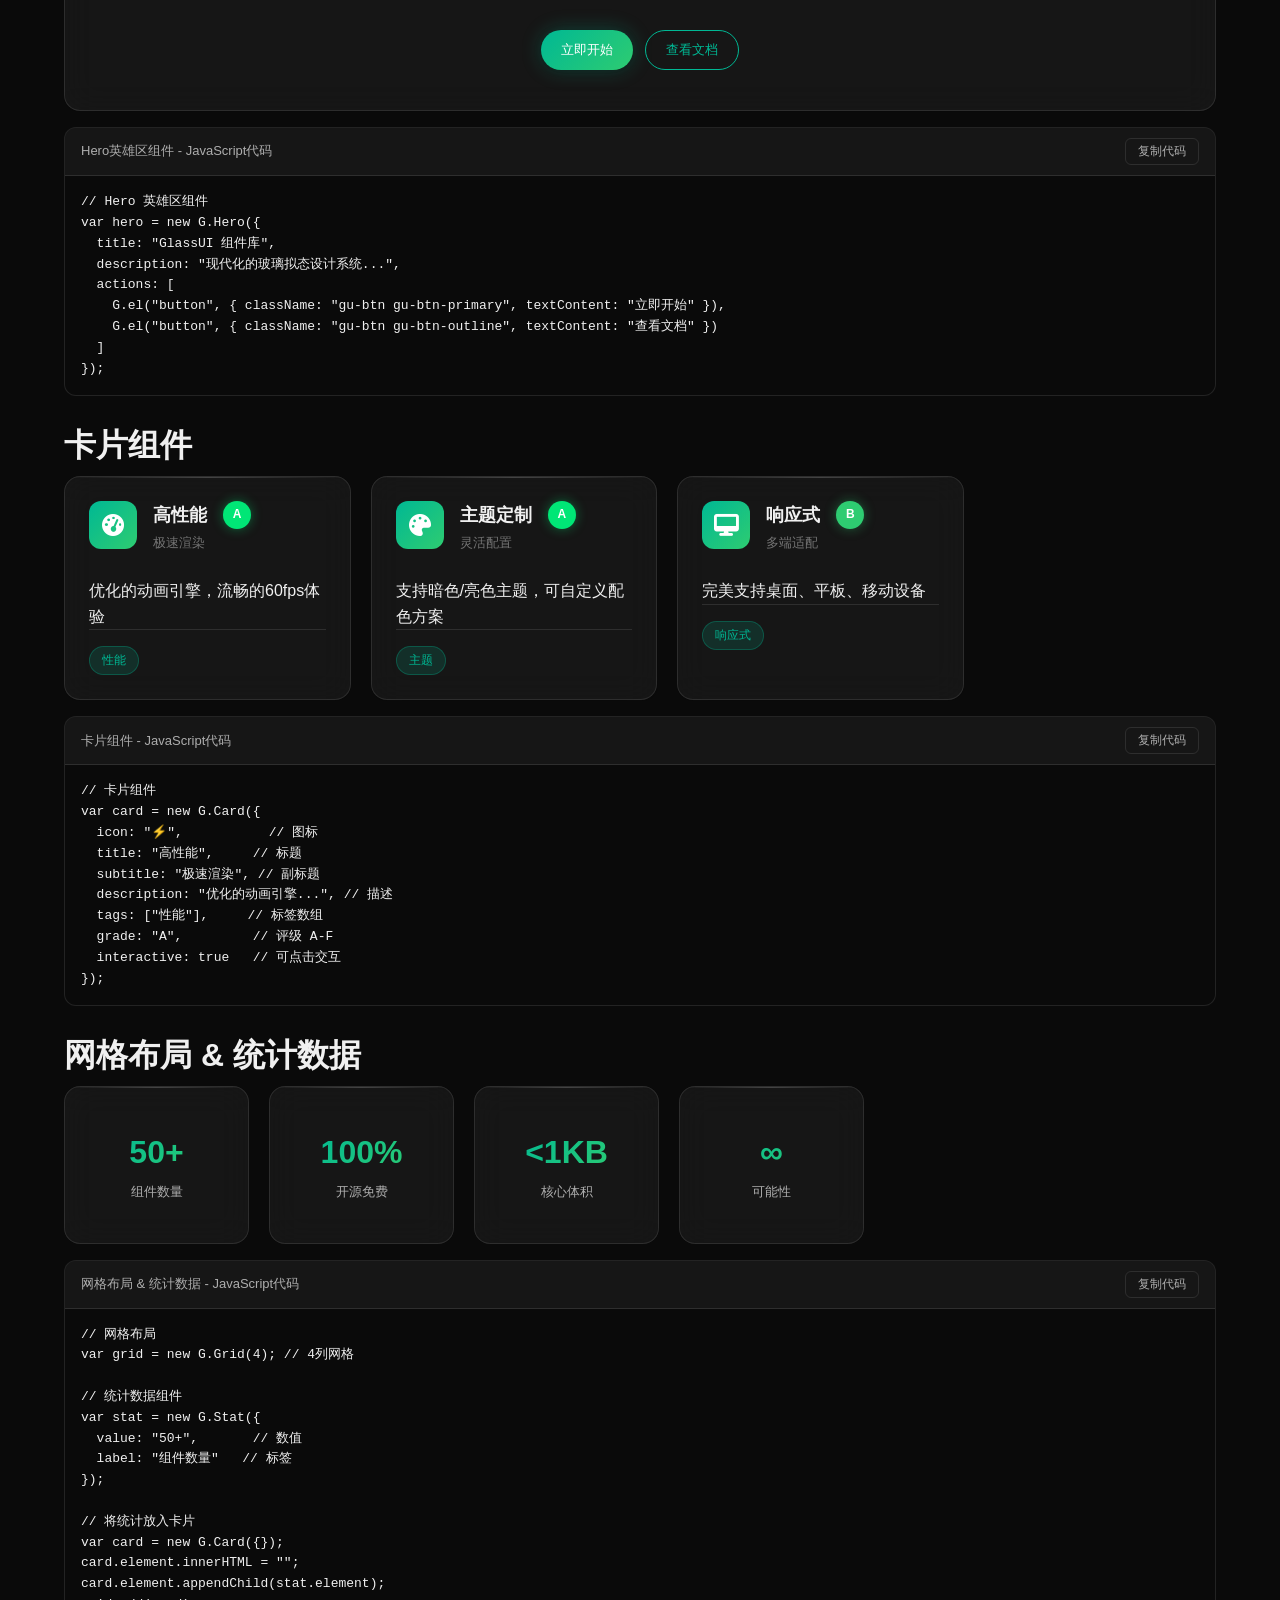
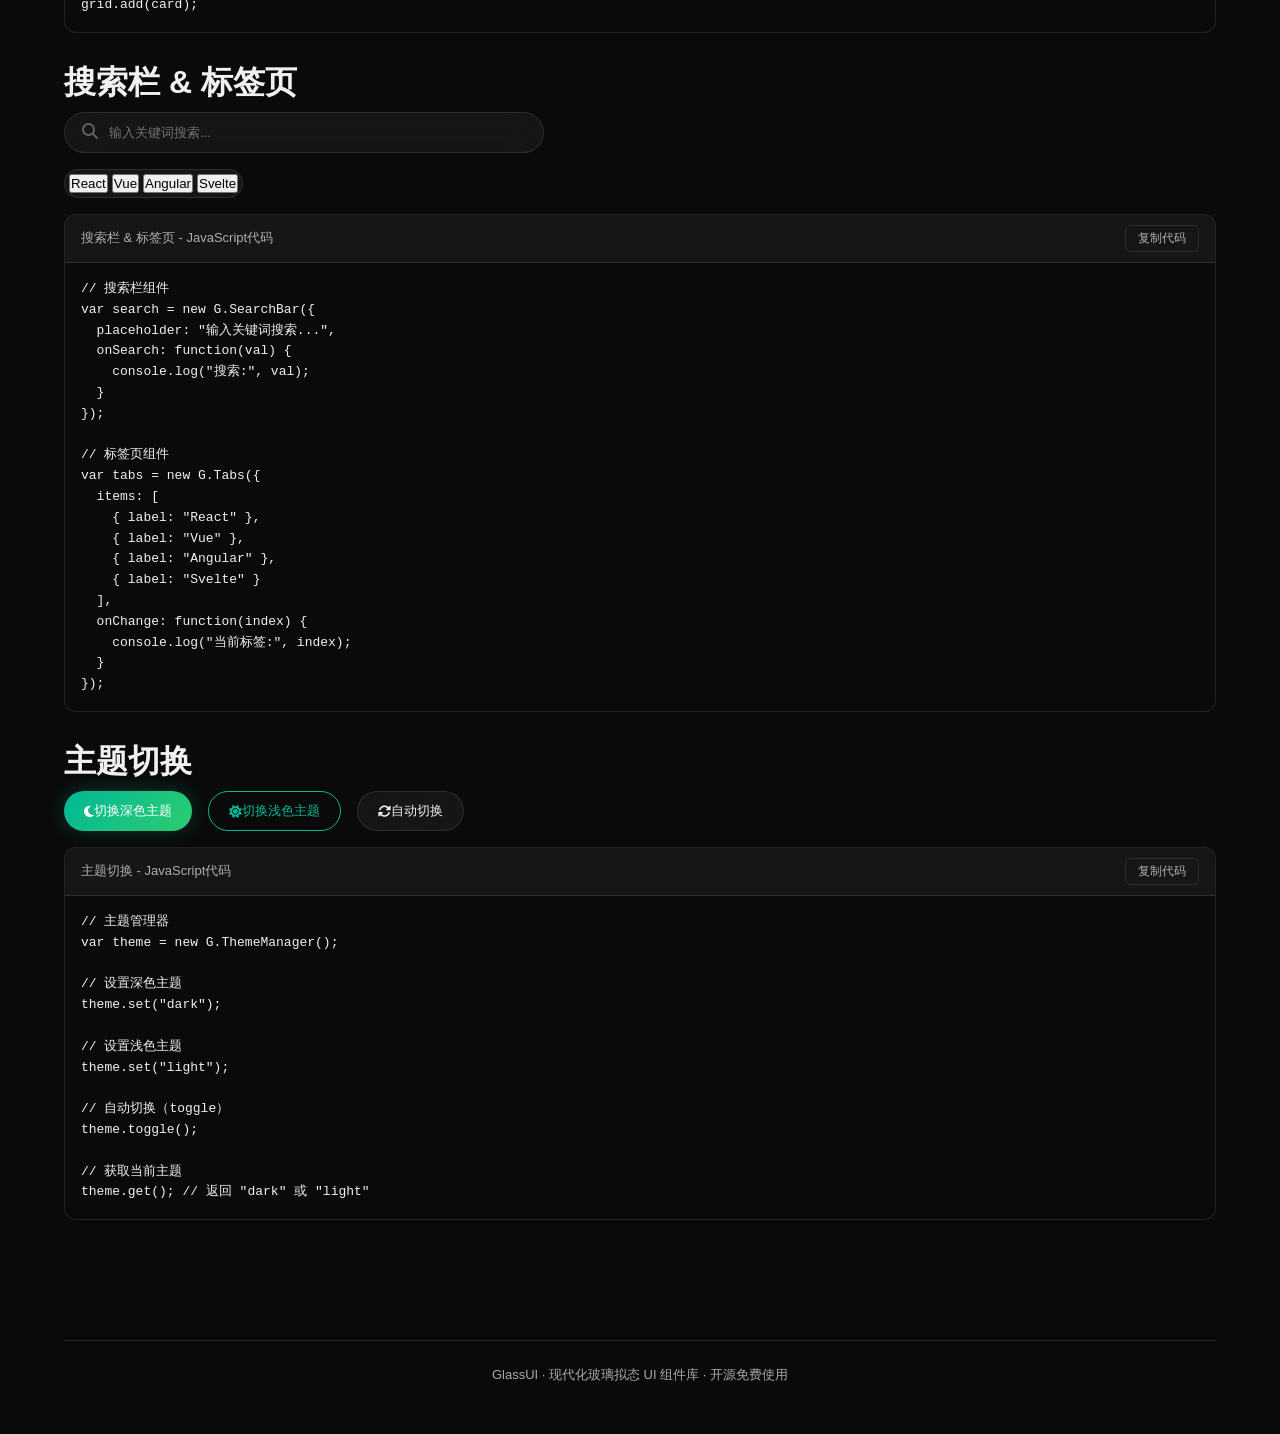
<file: index-green-white.html>
<!DOCTYPE html>
<html lang="zh-CN">
<head>
  <meta charset="UTF-8" />
  <meta name="viewport" content="width=device-width, initial-scale=1.0" />
  <title>GlassUI - 绿色浅色主题预览</title>
  <link rel="stylesheet" href="css/glassui-green-white.css" />
  <link rel="stylesheet" href="css/font-awesome.min.css" />
  <style>
    .gu-code-block {
      background: var(--gu-bg-secondary);
      border: 1px solid var(--gu-glass-border);
      border-radius: var(--radius-md, 12px);
      margin-top: var(--spacing-md, 16px);
      overflow: hidden;
    }
    .gu-code-header {
      display: flex;
      align-items: center;
      justify-content: space-between;
      padding: 10px 16px;
      background: var(--gu-glass-bg);
      border-bottom: 1px solid var(--gu-glass-border);
      font-size: 13px;
      color: var(--text-secondary, var(--gu-text-secondary));
      font-weight: 500;
    }
    .gu-code-header-copy {
      background: none;
      border: 1px solid var(--gu-glass-border);
      color: var(--text-secondary, var(--gu-text-secondary));
      padding: 4px 12px;
      border-radius: 6px;
      cursor: pointer;
      font-size: 12px;
      transition: all 0.2s ease;
    }
    .gu-code-header-copy:hover {
      background: var(--gu-glass-bg-hover);
      border-color: var(--gu-glass-border-hover);
      color: var(--text-primary, var(--gu-text-primary));
    }
    .gu-code-content {
      padding: 16px;
      overflow-x: auto;
    }
    .gu-code-content pre {
      margin: 0;
      font-family: var(--gu-font-mono, "JetBrains Mono", Consolas, monospace);
      font-size: 13px;
      line-height: 1.6;
      color: var(--text-primary, var(--gu-text-primary));
      white-space: pre-wrap;
      word-break: break-word;
    }
    .gu-code-content .keyword { color: #c678dd; }
    .gu-code-content .string { color: #98c379; }
    .gu-code-content .comment { color: #5c6370; font-style: italic; }
    .gu-code-content .function { color: #61afef; }
    .gu-code-content .property { color: #e5c07b; }
  </style>
</head>
<body>
  <div id="app"></div>

  <script src="js/glassui.js"></script>
  <script>
    (function () {
      var G = GlassUI;
      G.initBody();

      var theme = new G.ThemeManager();

      function createCodeBlock(title, code) {
        var block = G.el("div", { className: "gu-code-block" });
        var header = G.el("div", { className: "gu-code-header" });
        header.appendChild(G.el("span", { textContent: title }));
        var copyBtn = G.el("button", {
          className: "gu-code-header-copy",
          textContent: "复制代码",
          onClick: function () {
            navigator.clipboard.writeText(code).then(function () {
              copyBtn.textContent = "已复制！";
              setTimeout(function () { copyBtn.textContent = "复制代码"; }, 2000);
            });
          }
        });
        header.appendChild(copyBtn);
        block.appendChild(header);

        var content = G.el("div", { className: "gu-code-content" });
        var pre = G.el("pre", {});
        pre.textContent = code;
        content.appendChild(pre);
        block.appendChild(content);
        return block;
      }

      var nav = new G.Navbar({
        brand: "GlassUI",
        links: [
          { label: "组件", href: "#components", active: true },
          { label: "文档", href: "#docs" },
          { label: "GitHub", href: "#" }
        ],
        actions: [
          G.el("button", {
            className: "gu-btn gu-btn-ghost gu-btn-sm",
            innerHTML: theme.get() === "dark" ? '<i class="fas fa-sun"></i> 浅色' : '<i class="fas fa-moon"></i> 深色',
            onClick: function () {
              theme.toggle();
              this.innerHTML = theme.get() === "dark" ? '<i class="fas fa-sun"></i> 浅色' : '<i class="fas fa-moon"></i> 深色';
            }
          })
        ]
      });

      var hero = new G.Hero({
        title: "GlassUI",
        description: "现代化的玻璃拟态 UI 组件库，支持暗色/亮色双主题切换，提供丰富的组件与优雅的动画效果，即插即用。",
        actions: [
          G.el("button", { className: "gu-btn gu-btn-primary", textContent: "快速开始" }),
          G.el("button", { className: "gu-btn gu-btn-outline", textContent: "查看组件" })
        ]
      });

      var search = new G.SearchBar({
        placeholder: "搜索组件...",
        onSearch: function (val) {
          console.log("search:", val);
        }
      });

      var tabs = new G.Tabs({
        items: [
          { label: "全部" },
          { label: "卡片" },
          { label: "按钮" },
          { label: "表单" }
        ],
        onChange: function (i) {
          console.log("tab:", i);
        }
      });

      var cardData = [
        { icon: '<i class="fas fa-layer-group"></i>', title: "玻璃拟态风格", subtitle: "GlassUI 核心", description: "采用毛玻璃效果与半透明背景，营造现代感十足的视觉体验。", tags: ["UI设计", "玻璃拟态"], grade: "A" },
        { icon: '<i class="fas fa-adjust"></i>', title: "双主题切换", subtitle: "主题系统", description: "内置深色/浅色双主题，一键切换，所有组件自动适配。", tags: ["主题", "响应式"], grade: "A" },
        { icon: '<i class="fas fa-bolt"></i>', title: "轻量高性能", subtitle: "性能优化", description: "纯原生 JavaScript 实现，无依赖，体积小巧，加载迅速。", tags: ["轻量级", "无依赖"], grade: "A" },
        { icon: '<i class="fas fa-cubes"></i>', title: "丰富组件库", subtitle: "组件系统", description: "提供按钮、卡片、表单、导航、模态框等 50+ 常用 UI 组件。", tags: ["组件库", "完整"], grade: "A" },
        { icon: '<i class="fas fa-magic"></i>', title: "优雅动画", subtitle: "动画引擎", description: "流畅的 CSS3 动画效果，支持淡入、滑入、缩放等多种动效。", tags: ["动画", "交互"], grade: "B" },
        { icon: '<i class="fas fa-mobile-alt"></i>', title: "完美响应式", subtitle: "适配方案", description: "支持桌面端、平板、移动端多设备适配，断点清晰合理。", tags: ["响应式", "移动优先"], grade: "A" }
      ];

      var grid = new G.Grid(3);
      cardData.forEach(function (d, i) {
        var card = new G.Card({
          icon: d.icon,
          title: d.title,
          subtitle: d.subtitle,
          description: d.description,
          tags: d.tags,
          grade: d.grade,
          interactive: true,
          onClick: function () {
            G.Toast("点击了: " + d.title, "info");
          }
        });
        card.element.classList.add("gu-animate-slide-up", "gu-stagger-" + Math.min(i + 1, 6));
        card.element.style.opacity = "0";
        grid.add(card);
      });

      var statGrid = new G.Grid(4);
      var stats = [
        { value: "50+", label: "UI 组件" },
        { value: "2", label: "主题模式" },
        { value: "100%", label: "开源免费" },
        { value: "0", label: "外部依赖" }
      ];
      stats.forEach(function (s) {
        var card = new G.Card({});
        var stat = new G.Stat(s);
        card.element.innerHTML = "";
        card.element.appendChild(stat.element);
        statGrid.add(card);
      });

      var app = document.getElementById("app");
      app.appendChild(nav.element);

      var container = G.el("div", { className: "gu-container" });
      container.appendChild(hero.element);

      var section1 = G.el("div", { className: "gu-section" });
      section1.appendChild(statGrid.element);
      container.appendChild(section1);

      var section2 = G.el("div", { className: "gu-section" });
      var sectionHeader = G.el("div", { className: "gu-section-header" });
      var sectionTitle = G.el("div", {});
      sectionTitle.appendChild(G.el("h2", { className: "gu-section-title", textContent: "核心特性" }));
      sectionTitle.appendChild(G.el("p", { className: "gu-section-subtitle", textContent: "探索 GlassUI 最受欢迎的组件与功能" }));
      sectionHeader.appendChild(sectionTitle);
      sectionHeader.appendChild(search.element);
      section2.appendChild(sectionHeader);
      section2.appendChild(tabs.element);
      section2.appendChild(G.el("div", { className: "gu-mt-lg" }));
      section2.appendChild(grid.element);
      container.appendChild(section2);

      var btnSection = G.el("div", { className: "gu-section" });
      btnSection.appendChild(G.el("h2", { className: "gu-section-title", textContent: "按钮组件" }));
      var btnRow = G.el("div", { className: "gu-flex gu-gap-md gu-flex-wrap gu-mt-md" });
      btnRow.appendChild(G.el("button", { className: "gu-btn gu-btn-primary", textContent: "主要按钮" }));
      btnRow.appendChild(G.el("button", { className: "gu-btn gu-btn-ghost", textContent: "幽灵按钮" }));
      btnRow.appendChild(G.el("button", { className: "gu-btn gu-btn-outline", textContent: "轮廓按钮" }));
      btnRow.appendChild(G.el("button", { className: "gu-btn gu-btn-danger", textContent: "危险按钮" }));
      btnRow.appendChild(G.el("button", { className: "gu-btn gu-btn-primary gu-btn-sm", textContent: "小按钮" }));
      btnRow.appendChild(G.el("button", { className: "gu-btn gu-btn-primary gu-btn-lg", textContent: "大按钮" }));
      btnRow.appendChild(G.el("button", { className: "gu-btn gu-btn-primary", disabled: true, textContent: "禁用态" }));
      btnSection.appendChild(btnRow);

      var btnCode = '<!-- 按钮组件示例 -->\n' +
        '<button class="gu-btn gu-btn-primary">主要按钮</button>\n' +
        '<button class="gu-btn gu-btn-ghost">幽灵按钮</button>\n' +
        '<button class="gu-btn gu-btn-outline">轮廓按钮</button>\n' +
        '<button class="gu-btn gu-btn-danger">危险按钮</button>\n\n' +
        '<!-- 尺寸变体 -->\n' +
        '<button class="gu-btn gu-btn-primary gu-btn-sm">小按钮</button>\n' +
        '<button class="gu-btn gu-btn-primary gu-btn-lg">大按钮</button>\n\n' +
        '<!-- 禁用状态 -->\n' +
        '<button class="gu-btn gu-btn-primary" disabled>禁用态</button>';
      btnSection.appendChild(createCodeBlock("按钮组件 - HTML代码", btnCode));

      btnSection.appendChild(G.el("h2", { className: "gu-section-title gu-mt-lg", textContent: "标签组件" }));
      var tagRow = G.el("div", { className: "gu-flex gu-gap-sm gu-flex-wrap gu-mt-md" });
      ["blue", "cyan", "green", "orange", "purple", "red", "pink", "yellow", "ghost"].forEach(function (c) {
        tagRow.appendChild(G.el("span", { className: "gu-tag gu-tag-" + c, textContent: c }));
      });
      btnSection.appendChild(tagRow);

      var tagCode = '<!-- 标签组件示例 -->\n' +
        '<span class="gu-tag gu-tag-blue">blue</span>\n' +
        '<span class="gu-tag gu-tag-cyan">cyan</span>\n' +
        '<span class="gu-tag gu-tag-green">green</span>\n' +
        '<span class="gu-tag gu-tag-orange">orange</span>\n' +
        '<span class="gu-tag gu-tag-purple">purple</span>\n' +
        '<span class="gu-tag gu-tag-red">red</span>\n' +
        '<span class="gu-tag gu-tag-pink">pink</span>\n' +
        '<span class="gu-tag gu-tag-yellow">yellow</span>\n' +
        '<span class="gu-tag gu-tag-ghost">ghost</span>';
      btnSection.appendChild(createCodeBlock("标签组件 - HTML代码", tagCode));

      btnSection.appendChild(G.el("h2", { className: "gu-section-title gu-mt-lg", textContent: "评级组件" }));
      var gradeRow = G.el("div", { className: "gu-flex gu-gap-sm gu-flex-wrap gu-mt-md" });
      ["A", "B", "C", "D", "F"].forEach(function (g) {
        var color = G.GRADE_COLORS[g].toLowerCase();
        gradeRow.appendChild(G.el("span", { className: "gu-grade gu-grade-" + color, textContent: g }));
      });
      btnSection.appendChild(gradeRow);

      var gradeCode = '<!-- 评级组件示例 -->\n' +
        '<span class="gu-grade gu-grade-green">A</span>\n' +
        '<span class="gu-grade gu-grade-cyan">B</span>\n' +
        '<span class="gu-grade gu-grade-orange">C</span>\n' +
        '<span class="gu-grade gu-grade-red">D</span>\n' +
        '<span class="gu-grade gu-grade-red">F</span>';
      btnSection.appendChild(createCodeBlock("评级组件 - HTML代码", gradeCode));

      btnSection.appendChild(G.el("h2", { className: "gu-section-title gu-mt-lg", textContent: "模态框 & Toast提示" }));
      var modalRow = G.el("div", { className: "gu-flex gu-gap-md gu-mt-md" });
      modalRow.appendChild(G.el("button", {
        className: "gu-btn gu-btn-primary",
        textContent: "打开模态框",
        onClick: function () {
          new G.Modal({
            title: "欢迎使用 GlassUI",
            content: "<p style='color:var(--gu-text-secondary);line-height:1.8'>GlassUI 是一套现代化的玻璃拟态 UI 组件库，支持暗色/亮色双主题切换。提供按钮、卡片、表单、导航、模态框、Toast 等 50+ 丰富组件，轻量无依赖，即插即用。</p>",
            onClose: function () {
              G.Toast("模态框已关闭", "info");
            }
          }).open();
        }
      }));
      modalRow.appendChild(G.el("button", {
        className: "gu-btn gu-btn-ghost",
        textContent: "成功提示",
        onClick: function () { G.Toast("操作成功完成！", "success"); }
      }));
      modalRow.appendChild(G.el("button", {
        className: "gu-btn gu-btn-ghost",
        textContent: "错误提示",
        onClick: function () { G.Toast("操作失败，请重试", "error"); }
      }));
      modalRow.appendChild(G.el("button", {
        className: "gu-btn gu-btn-ghost",
        textContent: "警告提示",
        onClick: function () { G.Toast("请注意，这是一条警告", "warning"); }
      }));
      btnSection.appendChild(modalRow);

      var modalCode = '// 打开模态框\n' +
        'new G.Modal({\n' +
        '  title: "欢迎使用 GlassUI",\n' +
        '  content: "<p>模态框内容...</p>",\n' +
        '  onClose: function() {\n' +
        '    G.Toast("模态框已关闭", "info");\n' +
        '  }\n' +
        '}).open();\n\n' +
        '// Toast 提示\n' +
        'G.Toast("操作成功完成！", "success");\n' +
        'G.Toast("操作失败，请重试", "error");\n' +
        'G.Toast("请注意，这是一条警告", "warning");';
      btnSection.appendChild(createCodeBlock("模态框 & Toast - JavaScript代码", modalCode));

      btnSection.appendChild(G.el("h2", { className: "gu-section-title gu-mt-lg", textContent: "表单组件" }));
      var formCol = G.el("div", { className: "gu-flex-col gu-gap-md gu-mt-md", style: { maxWidth: "480px" } });
      formCol.appendChild(G.el("input", { className: "gu-input", type: "text", placeholder: "普通输入框" }));
      formCol.appendChild(G.el("input", { className: "gu-input gu-input-search", type: "text", placeholder: "搜索输入框" }));
      formCol.appendChild(G.el("select", { className: "gu-input gu-select", innerHTML: '<option>选项一</option><option>选项二</option><option>选项三</option>' }));
      formCol.appendChild(G.el("textarea", { className: "gu-input", placeholder: "多行文本...", style: { minHeight: "100px", resize: "vertical" } }));
      btnSection.appendChild(formCol);

      var formCode = '<!-- 表单组件示例 -->\n\n' +
        '<!-- 普通输入框 -->\n' +
        '<input class="gu-input" type="text" placeholder="普通输入框">\n\n' +
        '<!-- 搜索输入框 -->\n' +
        '<input class="gu-input gu-input-search" type="text" placeholder="搜索输入框">\n\n' +
        '<!-- 下拉选择 -->\n' +
        '<select class="gu-input gu-select">\n' +
        '  <option>选项一</option>\n' +
        '  <option>选项二</option>\n' +
        '  <option>选项三</option>\n' +
        '</select>\n\n' +
        '<!-- 多行文本 -->\n' +
        '<textarea class="gu-input" placeholder="多行文本..." style="min-height:100px;resize:vertical"></textarea>';
      btnSection.appendChild(createCodeBlock("表单组件 - HTML代码", formCode));

      btnSection.appendChild(G.el("h2", { className: "gu-section-title gu-mt-lg", textContent: "导航栏组件" }));

      var navDemo = G.el("div", { className: "gu-nav", style: { position: "relative", borderRadius: "12px", overflow: "hidden" } });
      var navBrand = G.el("a", { className: "gu-nav-brand", textContent: "GlassUI" });
      var navLinks = G.el("div", { className: "gu-nav-links" });
      ["首页", "组件", "文档", "关于"].forEach(function(link, i) {
        var a = G.el("a", { href: "#", textContent: link });
        if (i === 1) a.classList.add("active");
        navLinks.appendChild(a);
      });
      var navActions = G.el("div", { className: "gu-nav-actions" });
      navActions.appendChild(G.el("button", { className: "gu-btn gu-btn-ghost gu-btn-sm", textContent: "登录" }));
      navDemo.appendChild(navBrand);
      navDemo.appendChild(navLinks);
      navDemo.appendChild(navActions);
      btnSection.appendChild(navDemo);

      var navCode = '// 导航栏组件 JavaScript\n' +
        'var nav = new G.Navbar({\n' +
        '  brand: "GlassUI",\n' +
        '  links: [\n' +
        '    { label: "首页", href: "#" },\n' +
        '    { label: "组件", href: "#components", active: true },\n' +
        '    { label: "文档", href: "#docs" },\n' +
        '    { label: "关于", href: "#" }\n' +
        '  ],\n' +
        '  actions: [\n' +
        '    G.el("button", {\n' +
        '      className: "gu-btn gu-btn-ghost gu-btn-sm",\n' +
        '      textContent: "登录"\n' +
        '    })\n' +
        '  ]\n' +
        '});';
      btnSection.appendChild(createCodeBlock("导航栏组件 - JavaScript代码", navCode));

      btnSection.appendChild(G.el("h2", { className: "gu-section-title gu-mt-lg", textContent: "Hero英雄区组件" }));

      var heroDemo = G.el("div", { className: "gu-hero gu-card", style: { padding: "40px 24px", textAlign: "center" } });
      heroDemo.appendChild(G.el("h1", { className: "gu-hero-title", textContent: "GlassUI 组件库" }));
      heroDemo.appendChild(G.el("p", { className: "gu-hero-desc", textContent: "现代化的玻璃拟态设计系统，支持暗色/亮色双主题切换，提供丰富的UI组件。" }));
      var heroActions = G.el("div", { className: "gu-hero-actions" });
      heroActions.appendChild(G.el("button", { className: "gu-btn gu-btn-primary", textContent: "立即开始" }));
      heroActions.appendChild(G.el("button", { className: "gu-btn gu-btn-outline", textContent: "查看文档" }));
      heroDemo.appendChild(heroActions);
      btnSection.appendChild(heroDemo);

      var heroCode = '// Hero 英雄区组件\n' +
        'var hero = new G.Hero({\n' +
        '  title: "GlassUI 组件库",\n' +
        '  description: "现代化的玻璃拟态设计系统...",\n' +
        '  actions: [\n' +
        '    G.el("button", { className: "gu-btn gu-btn-primary", textContent: "立即开始" }),\n' +
        '    G.el("button", { className: "gu-btn gu-btn-outline", textContent: "查看文档" })\n' +
        '  ]\n' +
        '});';
      btnSection.appendChild(createCodeBlock("Hero英雄区组件 - JavaScript代码", heroCode));

      btnSection.appendChild(G.el("h2", { className: "gu-section-title gu-mt-lg", textContent: "卡片组件" }));

      var cardDemoRow = G.el("div", { className: "gu-grid gu-grid-3", style: { maxWidth: "900px" } });
      var demoCards = [
        { icon: '<i class="fas fa-tachometer-alt"></i>', title: "高性能", subtitle: "极速渲染", description: "优化的动画引擎，流畅的60fps体验", tags: ["性能"], grade: "A" },
        { icon: '<i class="fas fa-palette"></i>', title: "主题定制", subtitle: "灵活配置", description: "支持暗色/亮色主题，可自定义配色方案", tags: ["主题"], grade: "A" },
        { icon: '<i class="fas fa-desktop"></i>', title: "响应式", subtitle: "多端适配", description: "完美支持桌面、平板、移动设备", tags: ["响应式"], grade: "B" }
      ];
      demoCards.forEach(function(d) {
        var c = new G.Card({
          icon: d.icon,
          title: d.title,
          subtitle: d.subtitle,
          description: d.description,
          tags: d.tags,
          grade: d.grade,
          interactive: true
        });
        cardDemoRow.appendChild(c.element);
      });
      btnSection.appendChild(cardDemoRow);

      var cardCode = '// 卡片组件\n' +
        'var card = new G.Card({\n' +
        '  icon: "⚡",           // 图标\n' +
        '  title: "高性能",     // 标题\n' +
        '  subtitle: "极速渲染", // 副标题\n' +
        '  description: "优化的动画引擎...", // 描述\n' +
        '  tags: ["性能"],     // 标签数组\n' +
        '  grade: "A",         // 评级 A-F\n' +
        '  interactive: true   // 可点击交互\n' +
        '});';
      btnSection.appendChild(createCodeBlock("卡片组件 - JavaScript代码", cardCode));

      btnSection.appendChild(G.el("h2", { className: "gu-section-title gu-mt-lg", textContent: "网格布局 & 统计数据" }));

      var statDemoGrid = G.el("div", { className: "gu-grid gu-grid-4", style: { maxWidth: "800px" } });
      var demoStats = [
        { value: "50+", label: "组件数量" },
        { value: "100%", label: "开源免费" },
        { value: "<1KB", label: "核心体积" },
        { value: "∞", label: "可能性" }
      ];
      demoStats.forEach(function(s) {
        var sc = new G.Card({});
        var st = new G.Stat(s);
        sc.element.innerHTML = "";
        sc.element.appendChild(st.element);
        statDemoGrid.appendChild(sc.element);
      });
      btnSection.appendChild(statDemoGrid);

      var gridStatCode = '// 网格布局\n' +
        'var grid = new G.Grid(4); // 4列网格\n' +
        '\n' +
        '// 统计数据组件\n' +
        'var stat = new G.Stat({\n' +
        '  value: "50+",       // 数值\n' +
        '  label: "组件数量"   // 标签\n' +
        '});\n' +
        '\n' +
        '// 将统计放入卡片\n' +
        'var card = new G.Card({});\n' +
        'card.element.innerHTML = "";\n' +
        'card.element.appendChild(stat.element);\n' +
        'grid.add(card);';
      btnSection.appendChild(createCodeBlock("网格布局 & 统计数据 - JavaScript代码", gridStatCode));

      btnSection.appendChild(G.el("h2", { className: "gu-section-title gu-mt-lg", textContent: "搜索栏 & 标签页" }));

      var searchDemo = new G.SearchBar({ placeholder: "输入关键词搜索..." });
      btnSection.appendChild(searchDemo.element);

      var tabsDemo = new G.Tabs({
        items: [
          { label: "React" },
          { label: "Vue" },
          { label: "Angular" },
          { label: "Svelte" }
        ],
        onChange: function(i) {
          G.Toast("选择了: " + ["React", "Vue", "Angular", "Svelte"][i], "info");
        }
      });
      btnSection.appendChild(G.el("div", { className: "gu-mt-md" }));
      btnSection.appendChild(tabsDemo.element);

      var searchTabsCode = '// 搜索栏组件\n' +
        'var search = new G.SearchBar({\n' +
        '  placeholder: "输入关键词搜索...",\n' +
        '  onSearch: function(val) {\n' +
        '    console.log("搜索:", val);\n' +
        '  }\n' +
        '});\n' +
        '\n' +
        '// 标签页组件\n' +
        'var tabs = new G.Tabs({\n' +
        '  items: [\n' +
        '    { label: "React" },\n' +
        '    { label: "Vue" },\n' +
        '    { label: "Angular" },\n' +
        '    { label: "Svelte" }\n' +
        '  ],\n' +
        '  onChange: function(index) {\n' +
        '    console.log("当前标签:", index);\n' +
        '  }\n' +
        '});';
      btnSection.appendChild(createCodeBlock("搜索栏 & 标签页 - JavaScript代码", searchTabsCode));

      btnSection.appendChild(G.el("h2", { className: "gu-section-title gu-mt-lg", textContent: "主题切换" }));

      var themeDemo = G.el("div", { className: "gu-flex gu-gap-md gu-flex-wrap" });
      themeDemo.appendChild(G.el("button", {
        className: "gu-btn gu-btn-primary",
        innerHTML: '<i class="fas fa-moon"></i> 切换深色主题',
        onClick: function() {
          theme.set("dark");
          G.Toast("已切换到深色主题", "success");
        }
      }));
      themeDemo.appendChild(G.el("button", {
        className: "gu-btn gu-btn-outline",
        innerHTML: '<i class="fas fa-sun"></i> 切换浅色主题',
        onClick: function() {
          theme.set("light");
          G.Toast("已切换到浅色主题", "success");
        }
      }));
      themeDemo.appendChild(G.el("button", {
        className: "gu-btn gu-btn-ghost",
        innerHTML: '<i class="fas fa-sync-alt"></i> 自动切换',
        onClick: function() {
          theme.toggle();
          G.Toast("当前主题: " + (theme.get() === "dark" ? "深色" : "浅色"), "info");
        }
      }));
      btnSection.appendChild(themeDemo);

      var themeCode = '// 主题管理器\n' +
        'var theme = new G.ThemeManager();\n' +
        '\n' +
        '// 设置深色主题\n' +
        'theme.set("dark");\n' +
        '\n' +
        '// 设置浅色主题\n' +
        'theme.set("light");\n' +
        '\n' +
        '// 自动切换（toggle）\n' +
        'theme.toggle();\n' +
        '\n' +
        '// 获取当前主题\n' +
        'theme.get(); // 返回 "dark" 或 "light"';
      btnSection.appendChild(createCodeBlock("主题切换 - JavaScript代码", themeCode));

      container.appendChild(btnSection);

      var footer = G.el("div", { className: "gu-section gu-text-center" });
      footer.appendChild(G.el("hr", { className: "gu-divider" }));
      footer.appendChild(G.el("p", {
        className: "gu-text-secondary gu-text-sm gu-mt-md",
        textContent: "GlassUI · 现代化玻璃拟态 UI 组件库 · 开源免费使用"
      }));
      container.appendChild(footer);

      app.appendChild(container);
    })();
  </script>
</body>
</html>
</file>
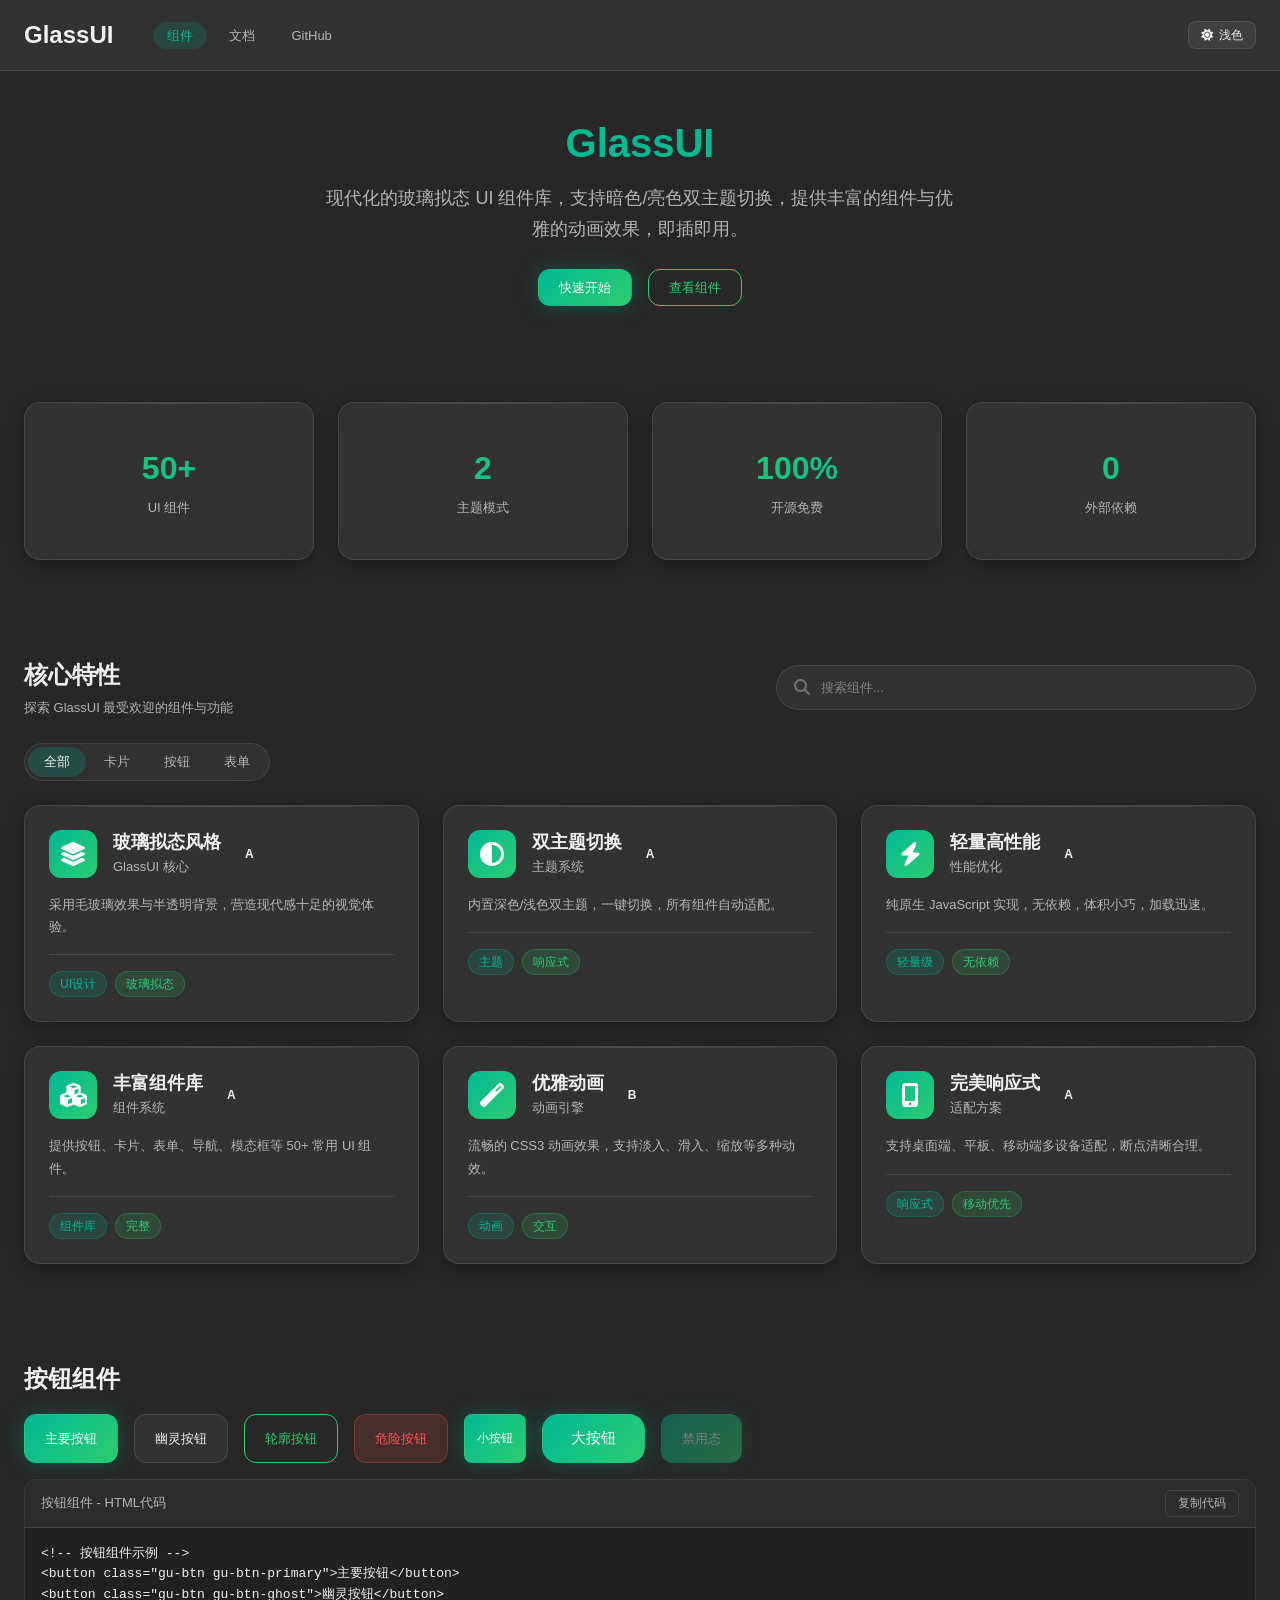
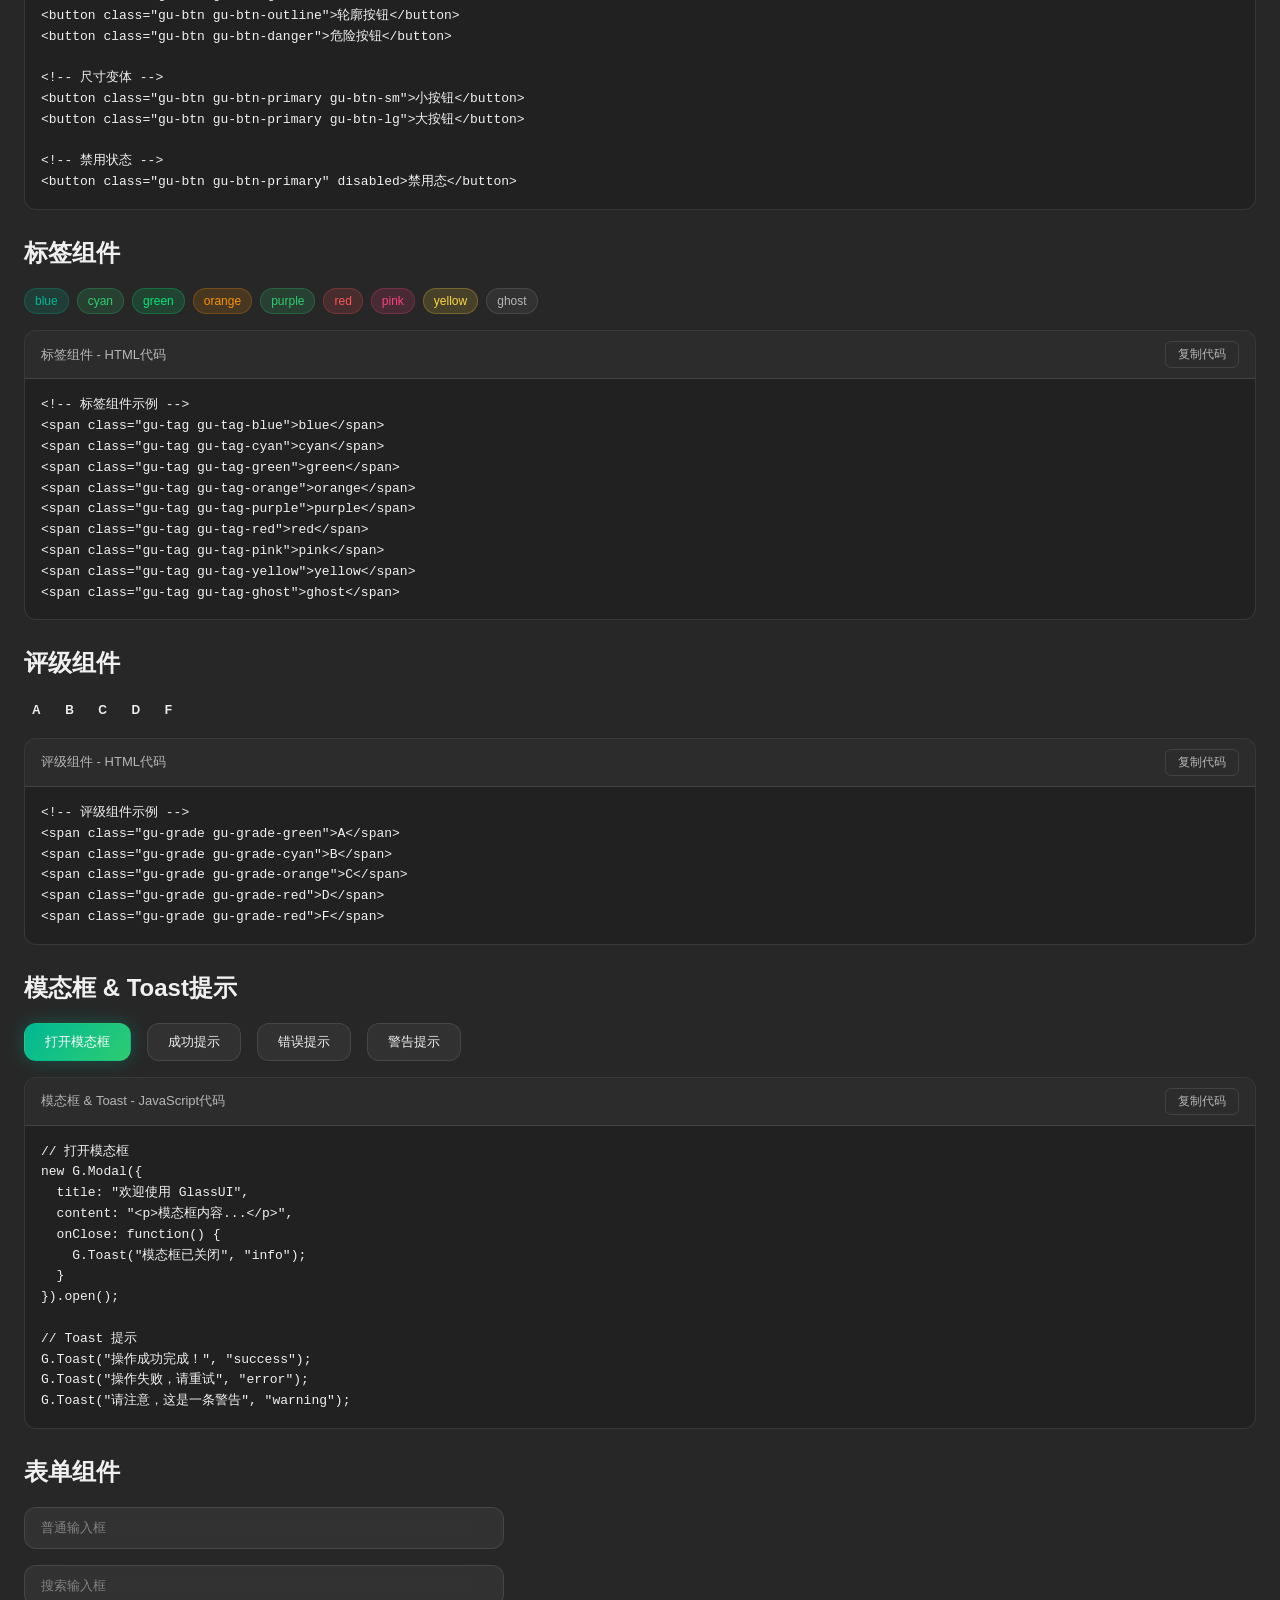
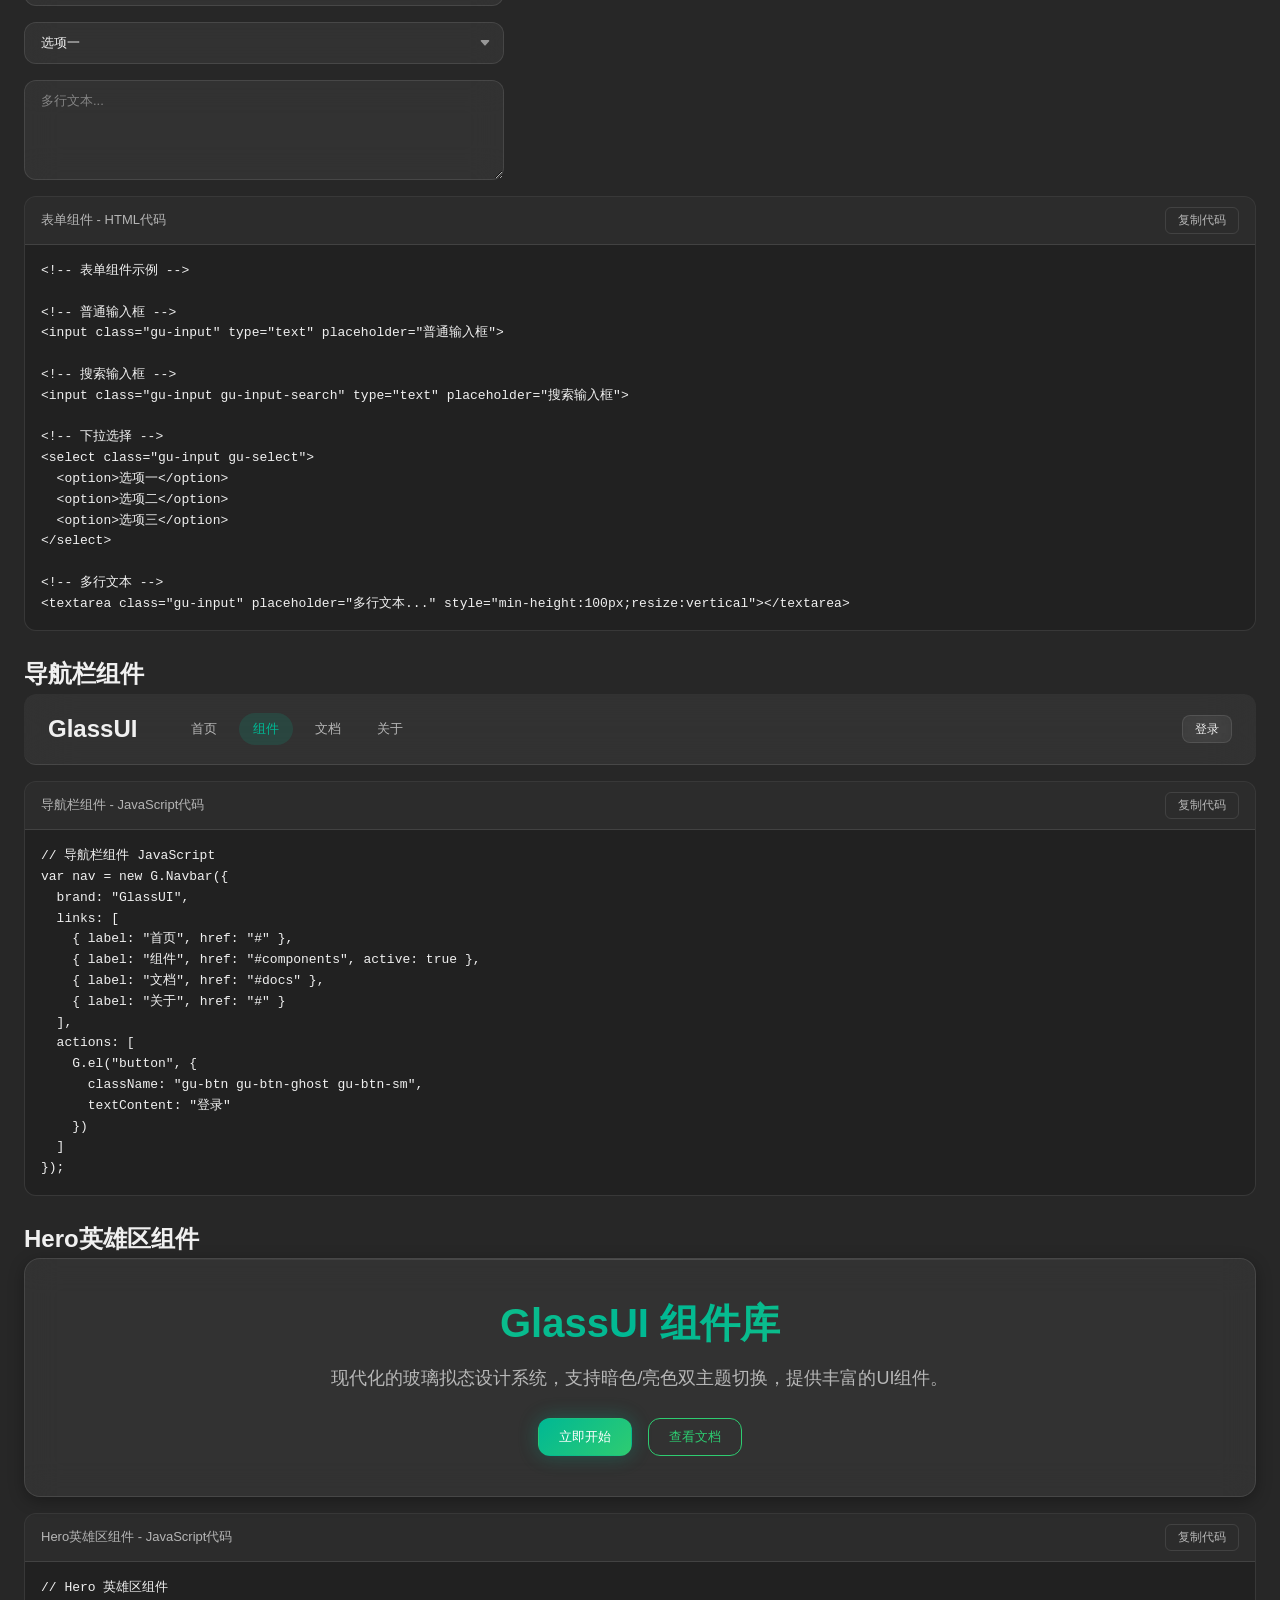
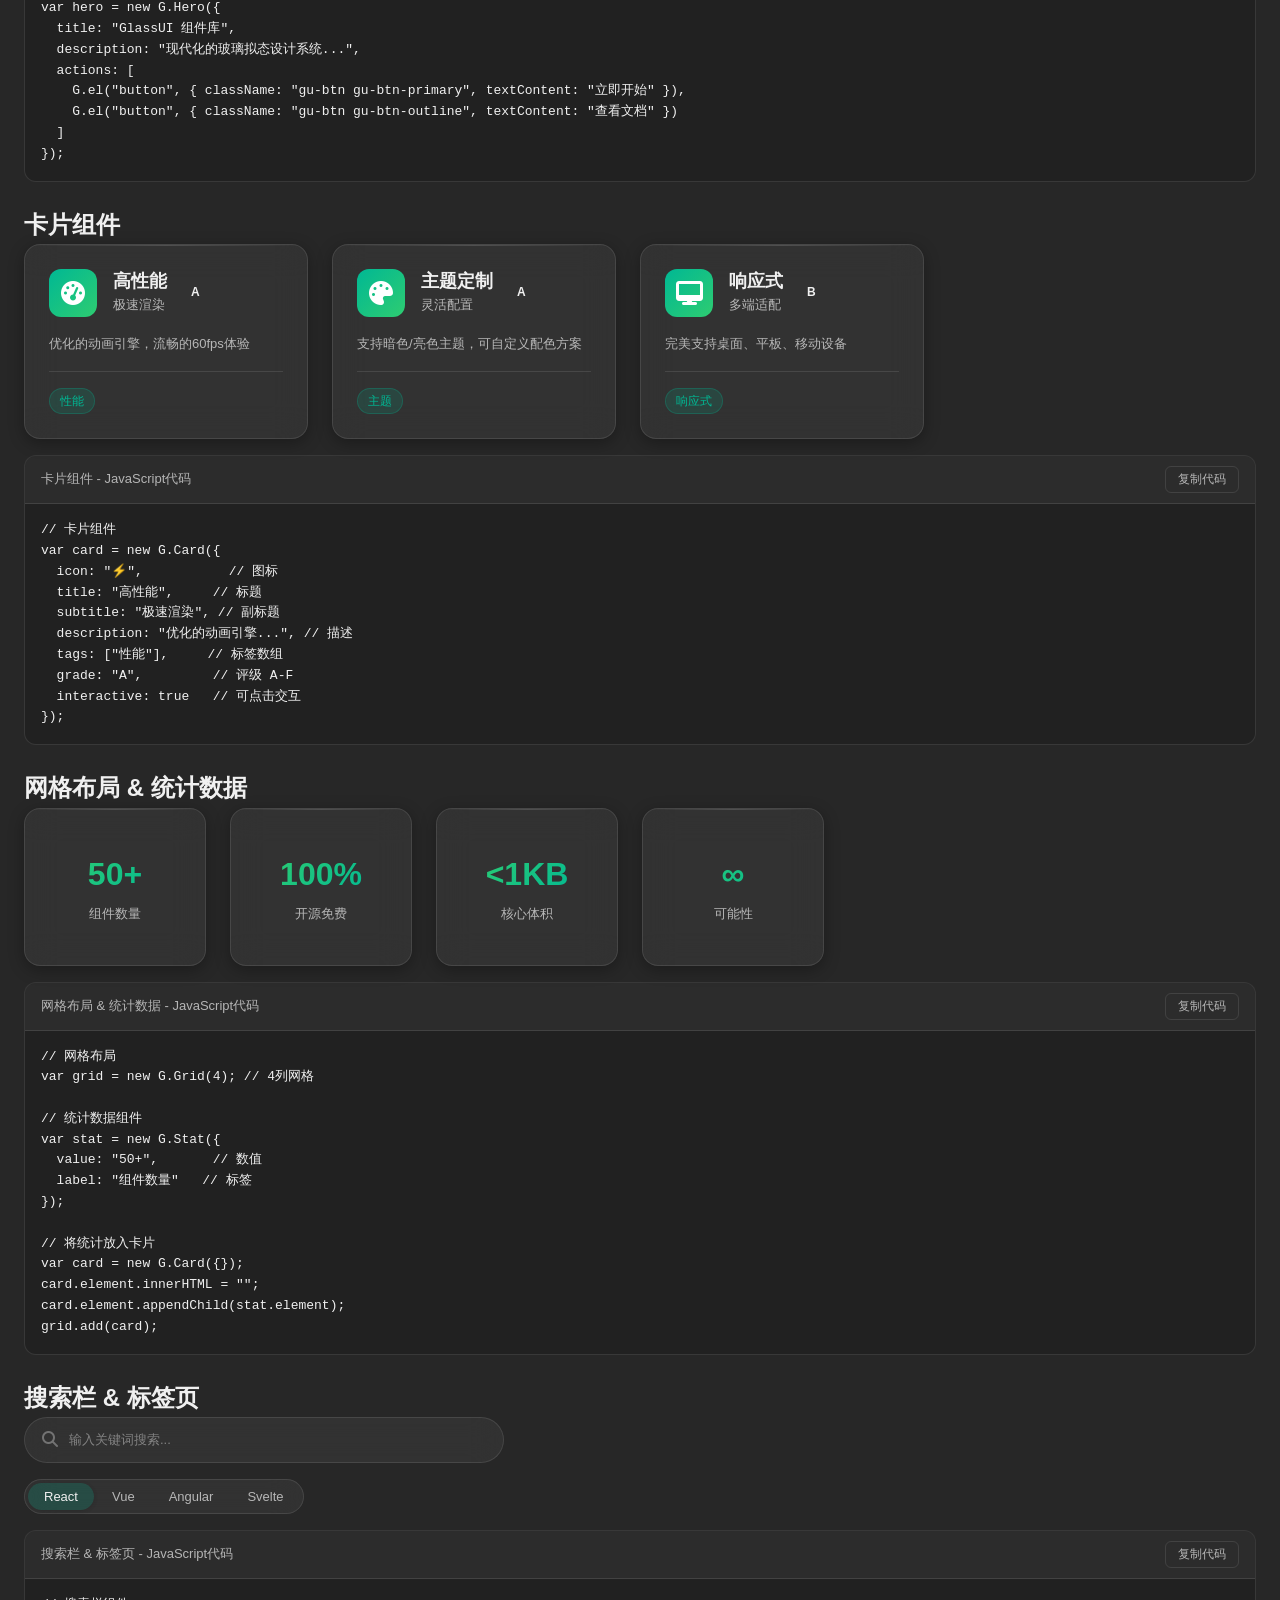
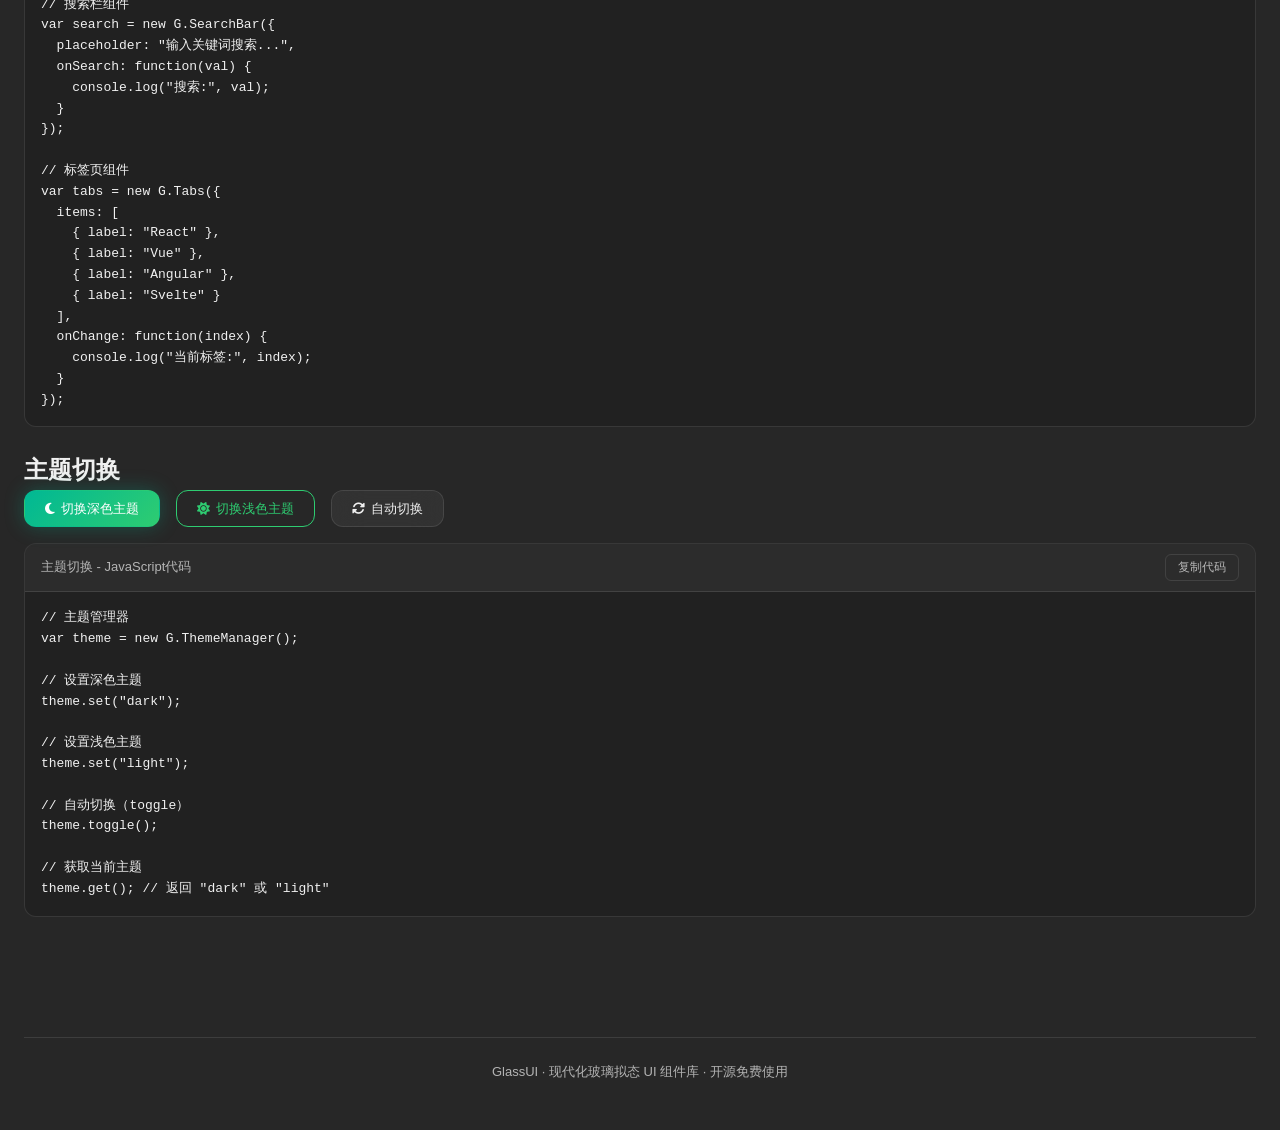
<file: index-green.html>
<!DOCTYPE html>
<html lang="zh-CN">
<head>
  <meta charset="UTF-8" />
  <meta name="viewport" content="width=device-width, initial-scale=1.0" />
  <title>GlassUI - 绿色主题预览</title>
  <link rel="stylesheet" href="css/glassui-green.css" />
  <link rel="stylesheet" href="css/font-awesome.min.css" />
  <style>
    .gu-code-block {
      background: var(--gu-bg-secondary);
      border: 1px solid var(--gu-glass-border);
      border-radius: var(--radius-md, 12px);
      margin-top: var(--spacing-md, 16px);
      overflow: hidden;
    }
    .gu-code-header {
      display: flex;
      align-items: center;
      justify-content: space-between;
      padding: 10px 16px;
      background: var(--gu-glass-bg);
      border-bottom: 1px solid var(--gu-glass-border);
      font-size: 13px;
      color: var(--text-secondary, var(--gu-text-secondary));
      font-weight: 500;
    }
    .gu-code-header-copy {
      background: none;
      border: 1px solid var(--gu-glass-border);
      color: var(--text-secondary, var(--gu-text-secondary));
      padding: 4px 12px;
      border-radius: 6px;
      cursor: pointer;
      font-size: 12px;
      transition: all 0.2s ease;
    }
    .gu-code-header-copy:hover {
      background: var(--gu-glass-bg-hover);
      border-color: var(--gu-glass-border-hover);
      color: var(--text-primary, var(--gu-text-primary));
    }
    .gu-code-content {
      padding: 16px;
      overflow-x: auto;
    }
    .gu-code-content pre {
      margin: 0;
      font-family: var(--gu-font-mono, "JetBrains Mono", Consolas, monospace);
      font-size: 13px;
      line-height: 1.6;
      color: var(--text-primary, var(--gu-text-primary));
      white-space: pre-wrap;
      word-break: break-word;
    }
    .gu-code-content .keyword { color: #c678dd; }
    .gu-code-content .string { color: #98c379; }
    .gu-code-content .comment { color: #5c6370; font-style: italic; }
    .gu-code-content .function { color: #61afef; }
    .gu-code-content .property { color: #e5c07b; }
  </style>
</head>
<body>
  <div id="app"></div>

  <script src="js/glassui.js"></script>
  <script>
    (function () {
      var G = GlassUI;
      G.initBody();

      var theme = new G.ThemeManager();

      function createCodeBlock(title, code) {
        var block = G.el("div", { className: "gu-code-block" });
        var header = G.el("div", { className: "gu-code-header" });
        header.appendChild(G.el("span", { textContent: title }));
        var copyBtn = G.el("button", {
          className: "gu-code-header-copy",
          textContent: "复制代码",
          onClick: function () {
            navigator.clipboard.writeText(code).then(function () {
              copyBtn.textContent = "已复制！";
              setTimeout(function () { copyBtn.textContent = "复制代码"; }, 2000);
            });
          }
        });
        header.appendChild(copyBtn);
        block.appendChild(header);

        var content = G.el("div", { className: "gu-code-content" });
        var pre = G.el("pre", {});
        pre.textContent = code;
        content.appendChild(pre);
        block.appendChild(content);
        return block;
      }

      var nav = new G.Navbar({
        brand: "GlassUI",
        links: [
          { label: "组件", href: "#components", active: true },
          { label: "文档", href: "#docs" },
          { label: "GitHub", href: "#" }
        ],
        actions: [
          G.el("button", {
            className: "gu-btn gu-btn-ghost gu-btn-sm",
            innerHTML: theme.get() === "dark" ? '<i class="fas fa-sun"></i> 浅色' : '<i class="fas fa-moon"></i> 深色',
            onClick: function () {
              theme.toggle();
              this.innerHTML = theme.get() === "dark" ? '<i class="fas fa-sun"></i> 浅色' : '<i class="fas fa-moon"></i> 深色';
            }
          })
        ]
      });

      var hero = new G.Hero({
        title: "GlassUI",
        description: "现代化的玻璃拟态 UI 组件库，支持暗色/亮色双主题切换，提供丰富的组件与优雅的动画效果，即插即用。",
        actions: [
          G.el("button", { className: "gu-btn gu-btn-primary", textContent: "快速开始" }),
          G.el("button", { className: "gu-btn gu-btn-outline", textContent: "查看组件" })
        ]
      });

      var search = new G.SearchBar({
        placeholder: "搜索组件...",
        onSearch: function (val) {
          console.log("search:", val);
        }
      });

      var tabs = new G.Tabs({
        items: [
          { label: "全部" },
          { label: "卡片" },
          { label: "按钮" },
          { label: "表单" }
        ],
        onChange: function (i) {
          console.log("tab:", i);
        }
      });

      var cardData = [
        { icon: '<i class="fas fa-layer-group"></i>', title: "玻璃拟态风格", subtitle: "GlassUI 核心", description: "采用毛玻璃效果与半透明背景，营造现代感十足的视觉体验。", tags: ["UI设计", "玻璃拟态"], grade: "A" },
        { icon: '<i class="fas fa-adjust"></i>', title: "双主题切换", subtitle: "主题系统", description: "内置深色/浅色双主题，一键切换，所有组件自动适配。", tags: ["主题", "响应式"], grade: "A" },
        { icon: '<i class="fas fa-bolt"></i>', title: "轻量高性能", subtitle: "性能优化", description: "纯原生 JavaScript 实现，无依赖，体积小巧，加载迅速。", tags: ["轻量级", "无依赖"], grade: "A" },
        { icon: '<i class="fas fa-cubes"></i>', title: "丰富组件库", subtitle: "组件系统", description: "提供按钮、卡片、表单、导航、模态框等 50+ 常用 UI 组件。", tags: ["组件库", "完整"], grade: "A" },
        { icon: '<i class="fas fa-magic"></i>', title: "优雅动画", subtitle: "动画引擎", description: "流畅的 CSS3 动画效果，支持淡入、滑入、缩放等多种动效。", tags: ["动画", "交互"], grade: "B" },
        { icon: '<i class="fas fa-mobile-alt"></i>', title: "完美响应式", subtitle: "适配方案", description: "支持桌面端、平板、移动端多设备适配，断点清晰合理。", tags: ["响应式", "移动优先"], grade: "A" }
      ];

      var grid = new G.Grid(3);
      cardData.forEach(function (d, i) {
        var card = new G.Card({
          icon: d.icon,
          title: d.title,
          subtitle: d.subtitle,
          description: d.description,
          tags: d.tags,
          grade: d.grade,
          interactive: true,
          onClick: function () {
            G.Toast("点击了: " + d.title, "info");
          }
        });
        card.element.classList.add("gu-animate-slide-up", "gu-stagger-" + Math.min(i + 1, 6));
        card.element.style.opacity = "0";
        grid.add(card);
      });

      var statGrid = new G.Grid(4);
      var stats = [
        { value: "50+", label: "UI 组件" },
        { value: "2", label: "主题模式" },
        { value: "100%", label: "开源免费" },
        { value: "0", label: "外部依赖" }
      ];
      stats.forEach(function (s) {
        var card = new G.Card({});
        var stat = new G.Stat(s);
        card.element.innerHTML = "";
        card.element.appendChild(stat.element);
        statGrid.add(card);
      });

      var app = document.getElementById("app");
      app.appendChild(nav.element);

      var container = G.el("div", { className: "gu-container" });
      container.appendChild(hero.element);

      var section1 = G.el("div", { className: "gu-section" });
      section1.appendChild(statGrid.element);
      container.appendChild(section1);

      var section2 = G.el("div", { className: "gu-section" });
      var sectionHeader = G.el("div", { className: "gu-section-header" });
      var sectionTitle = G.el("div", {});
      sectionTitle.appendChild(G.el("h2", { className: "gu-section-title", textContent: "核心特性" }));
      sectionTitle.appendChild(G.el("p", { className: "gu-section-subtitle", textContent: "探索 GlassUI 最受欢迎的组件与功能" }));
      sectionHeader.appendChild(sectionTitle);
      sectionHeader.appendChild(search.element);
      section2.appendChild(sectionHeader);
      section2.appendChild(tabs.element);
      section2.appendChild(G.el("div", { className: "gu-mt-lg" }));
      section2.appendChild(grid.element);
      container.appendChild(section2);

      var btnSection = G.el("div", { className: "gu-section" });
      btnSection.appendChild(G.el("h2", { className: "gu-section-title", textContent: "按钮组件" }));
      var btnRow = G.el("div", { className: "gu-flex gu-gap-md gu-flex-wrap gu-mt-md" });
      btnRow.appendChild(G.el("button", { className: "gu-btn gu-btn-primary", textContent: "主要按钮" }));
      btnRow.appendChild(G.el("button", { className: "gu-btn gu-btn-ghost", textContent: "幽灵按钮" }));
      btnRow.appendChild(G.el("button", { className: "gu-btn gu-btn-outline", textContent: "轮廓按钮" }));
      btnRow.appendChild(G.el("button", { className: "gu-btn gu-btn-danger", textContent: "危险按钮" }));
      btnRow.appendChild(G.el("button", { className: "gu-btn gu-btn-primary gu-btn-sm", textContent: "小按钮" }));
      btnRow.appendChild(G.el("button", { className: "gu-btn gu-btn-primary gu-btn-lg", textContent: "大按钮" }));
      btnRow.appendChild(G.el("button", { className: "gu-btn gu-btn-primary", disabled: true, textContent: "禁用态" }));
      btnSection.appendChild(btnRow);

      var btnCode = '<!-- 按钮组件示例 -->\n' +
        '<button class="gu-btn gu-btn-primary">主要按钮</button>\n' +
        '<button class="gu-btn gu-btn-ghost">幽灵按钮</button>\n' +
        '<button class="gu-btn gu-btn-outline">轮廓按钮</button>\n' +
        '<button class="gu-btn gu-btn-danger">危险按钮</button>\n\n' +
        '<!-- 尺寸变体 -->\n' +
        '<button class="gu-btn gu-btn-primary gu-btn-sm">小按钮</button>\n' +
        '<button class="gu-btn gu-btn-primary gu-btn-lg">大按钮</button>\n\n' +
        '<!-- 禁用状态 -->\n' +
        '<button class="gu-btn gu-btn-primary" disabled>禁用态</button>';
      btnSection.appendChild(createCodeBlock("按钮组件 - HTML代码", btnCode));

      btnSection.appendChild(G.el("h2", { className: "gu-section-title gu-mt-lg", textContent: "标签组件" }));
      var tagRow = G.el("div", { className: "gu-flex gu-gap-sm gu-flex-wrap gu-mt-md" });
      ["blue", "cyan", "green", "orange", "purple", "red", "pink", "yellow", "ghost"].forEach(function (c) {
        tagRow.appendChild(G.el("span", { className: "gu-tag gu-tag-" + c, textContent: c }));
      });
      btnSection.appendChild(tagRow);

      var tagCode = '<!-- 标签组件示例 -->\n' +
        '<span class="gu-tag gu-tag-blue">blue</span>\n' +
        '<span class="gu-tag gu-tag-cyan">cyan</span>\n' +
        '<span class="gu-tag gu-tag-green">green</span>\n' +
        '<span class="gu-tag gu-tag-orange">orange</span>\n' +
        '<span class="gu-tag gu-tag-purple">purple</span>\n' +
        '<span class="gu-tag gu-tag-red">red</span>\n' +
        '<span class="gu-tag gu-tag-pink">pink</span>\n' +
        '<span class="gu-tag gu-tag-yellow">yellow</span>\n' +
        '<span class="gu-tag gu-tag-ghost">ghost</span>';
      btnSection.appendChild(createCodeBlock("标签组件 - HTML代码", tagCode));

      btnSection.appendChild(G.el("h2", { className: "gu-section-title gu-mt-lg", textContent: "评级组件" }));
      var gradeRow = G.el("div", { className: "gu-flex gu-gap-sm gu-flex-wrap gu-mt-md" });
      ["A", "B", "C", "D", "F"].forEach(function (g) {
        var color = G.GRADE_COLORS[g].toLowerCase();
        gradeRow.appendChild(G.el("span", { className: "gu-grade gu-grade-" + color, textContent: g }));
      });
      btnSection.appendChild(gradeRow);

      var gradeCode = '<!-- 评级组件示例 -->\n' +
        '<span class="gu-grade gu-grade-green">A</span>\n' +
        '<span class="gu-grade gu-grade-cyan">B</span>\n' +
        '<span class="gu-grade gu-grade-orange">C</span>\n' +
        '<span class="gu-grade gu-grade-red">D</span>\n' +
        '<span class="gu-grade gu-grade-red">F</span>';
      btnSection.appendChild(createCodeBlock("评级组件 - HTML代码", gradeCode));

      btnSection.appendChild(G.el("h2", { className: "gu-section-title gu-mt-lg", textContent: "模态框 & Toast提示" }));
      var modalRow = G.el("div", { className: "gu-flex gu-gap-md gu-mt-md" });
      modalRow.appendChild(G.el("button", {
        className: "gu-btn gu-btn-primary",
        textContent: "打开模态框",
        onClick: function () {
          new G.Modal({
            title: "欢迎使用 GlassUI",
            content: "<p style='color:var(--gu-text-secondary);line-height:1.8'>GlassUI 是一套现代化的玻璃拟态 UI 组件库，支持暗色/亮色双主题切换。提供按钮、卡片、表单、导航、模态框、Toast 等 50+ 丰富组件，轻量无依赖，即插即用。</p>",
            onClose: function () {
              G.Toast("模态框已关闭", "info");
            }
          }).open();
        }
      }));
      modalRow.appendChild(G.el("button", {
        className: "gu-btn gu-btn-ghost",
        textContent: "成功提示",
        onClick: function () { G.Toast("操作成功完成！", "success"); }
      }));
      modalRow.appendChild(G.el("button", {
        className: "gu-btn gu-btn-ghost",
        textContent: "错误提示",
        onClick: function () { G.Toast("操作失败，请重试", "error"); }
      }));
      modalRow.appendChild(G.el("button", {
        className: "gu-btn gu-btn-ghost",
        textContent: "警告提示",
        onClick: function () { G.Toast("请注意，这是一条警告", "warning"); }
      }));
      btnSection.appendChild(modalRow);

      var modalCode = '// 打开模态框\n' +
        'new G.Modal({\n' +
        '  title: "欢迎使用 GlassUI",\n' +
        '  content: "<p>模态框内容...</p>",\n' +
        '  onClose: function() {\n' +
        '    G.Toast("模态框已关闭", "info");\n' +
        '  }\n' +
        '}).open();\n\n' +
        '// Toast 提示\n' +
        'G.Toast("操作成功完成！", "success");\n' +
        'G.Toast("操作失败，请重试", "error");\n' +
        'G.Toast("请注意，这是一条警告", "warning");';
      btnSection.appendChild(createCodeBlock("模态框 & Toast - JavaScript代码", modalCode));

      btnSection.appendChild(G.el("h2", { className: "gu-section-title gu-mt-lg", textContent: "表单组件" }));
      var formCol = G.el("div", { className: "gu-flex-col gu-gap-md gu-mt-md", style: { maxWidth: "480px" } });
      formCol.appendChild(G.el("input", { className: "gu-input", type: "text", placeholder: "普通输入框" }));
      formCol.appendChild(G.el("input", { className: "gu-input gu-input-search", type: "text", placeholder: "搜索输入框" }));
      formCol.appendChild(G.el("select", { className: "gu-input gu-select", innerHTML: '<option>选项一</option><option>选项二</option><option>选项三</option>' }));
      formCol.appendChild(G.el("textarea", { className: "gu-input", placeholder: "多行文本...", style: { minHeight: "100px", resize: "vertical" } }));
      btnSection.appendChild(formCol);

      var formCode = '<!-- 表单组件示例 -->\n\n' +
        '<!-- 普通输入框 -->\n' +
        '<input class="gu-input" type="text" placeholder="普通输入框">\n\n' +
        '<!-- 搜索输入框 -->\n' +
        '<input class="gu-input gu-input-search" type="text" placeholder="搜索输入框">\n\n' +
        '<!-- 下拉选择 -->\n' +
        '<select class="gu-input gu-select">\n' +
        '  <option>选项一</option>\n' +
        '  <option>选项二</option>\n' +
        '  <option>选项三</option>\n' +
        '</select>\n\n' +
        '<!-- 多行文本 -->\n' +
        '<textarea class="gu-input" placeholder="多行文本..." style="min-height:100px;resize:vertical"></textarea>';
      btnSection.appendChild(createCodeBlock("表单组件 - HTML代码", formCode));

      btnSection.appendChild(G.el("h2", { className: "gu-section-title gu-mt-lg", textContent: "导航栏组件" }));

      var navDemo = G.el("div", { className: "gu-nav", style: { position: "relative", borderRadius: "12px", overflow: "hidden" } });
      var navBrand = G.el("a", { className: "gu-nav-brand", textContent: "GlassUI" });
      var navLinks = G.el("div", { className: "gu-nav-links" });
      ["首页", "组件", "文档", "关于"].forEach(function(link, i) {
        var a = G.el("a", { href: "#", textContent: link });
        if (i === 1) a.classList.add("active");
        navLinks.appendChild(a);
      });
      var navActions = G.el("div", { className: "gu-nav-actions" });
      navActions.appendChild(G.el("button", { className: "gu-btn gu-btn-ghost gu-btn-sm", textContent: "登录" }));
      navDemo.appendChild(navBrand);
      navDemo.appendChild(navLinks);
      navDemo.appendChild(navActions);
      btnSection.appendChild(navDemo);

      var navCode = '// 导航栏组件 JavaScript\n' +
        'var nav = new G.Navbar({\n' +
        '  brand: "GlassUI",\n' +
        '  links: [\n' +
        '    { label: "首页", href: "#" },\n' +
        '    { label: "组件", href: "#components", active: true },\n' +
        '    { label: "文档", href: "#docs" },\n' +
        '    { label: "关于", href: "#" }\n' +
        '  ],\n' +
        '  actions: [\n' +
        '    G.el("button", {\n' +
        '      className: "gu-btn gu-btn-ghost gu-btn-sm",\n' +
        '      textContent: "登录"\n' +
        '    })\n' +
        '  ]\n' +
        '});';
      btnSection.appendChild(createCodeBlock("导航栏组件 - JavaScript代码", navCode));

      btnSection.appendChild(G.el("h2", { className: "gu-section-title gu-mt-lg", textContent: "Hero英雄区组件" }));

      var heroDemo = G.el("div", { className: "gu-hero gu-card", style: { padding: "40px 24px", textAlign: "center" } });
      heroDemo.appendChild(G.el("h1", { className: "gu-hero-title", textContent: "GlassUI 组件库" }));
      heroDemo.appendChild(G.el("p", { className: "gu-hero-desc", textContent: "现代化的玻璃拟态设计系统，支持暗色/亮色双主题切换，提供丰富的UI组件。" }));
      var heroActions = G.el("div", { className: "gu-hero-actions" });
      heroActions.appendChild(G.el("button", { className: "gu-btn gu-btn-primary", textContent: "立即开始" }));
      heroActions.appendChild(G.el("button", { className: "gu-btn gu-btn-outline", textContent: "查看文档" }));
      heroDemo.appendChild(heroActions);
      btnSection.appendChild(heroDemo);

      var heroCode = '// Hero 英雄区组件\n' +
        'var hero = new G.Hero({\n' +
        '  title: "GlassUI 组件库",\n' +
        '  description: "现代化的玻璃拟态设计系统...",\n' +
        '  actions: [\n' +
        '    G.el("button", { className: "gu-btn gu-btn-primary", textContent: "立即开始" }),\n' +
        '    G.el("button", { className: "gu-btn gu-btn-outline", textContent: "查看文档" })\n' +
        '  ]\n' +
        '});';
      btnSection.appendChild(createCodeBlock("Hero英雄区组件 - JavaScript代码", heroCode));

      btnSection.appendChild(G.el("h2", { className: "gu-section-title gu-mt-lg", textContent: "卡片组件" }));

      var cardDemoRow = G.el("div", { className: "gu-grid gu-grid-3", style: { maxWidth: "900px" } });
      var demoCards = [
        { icon: '<i class="fas fa-tachometer-alt"></i>', title: "高性能", subtitle: "极速渲染", description: "优化的动画引擎，流畅的60fps体验", tags: ["性能"], grade: "A" },
        { icon: '<i class="fas fa-palette"></i>', title: "主题定制", subtitle: "灵活配置", description: "支持暗色/亮色主题，可自定义配色方案", tags: ["主题"], grade: "A" },
        { icon: '<i class="fas fa-desktop"></i>', title: "响应式", subtitle: "多端适配", description: "完美支持桌面、平板、移动设备", tags: ["响应式"], grade: "B" }
      ];
      demoCards.forEach(function(d) {
        var c = new G.Card({
          icon: d.icon,
          title: d.title,
          subtitle: d.subtitle,
          description: d.description,
          tags: d.tags,
          grade: d.grade,
          interactive: true
        });
        cardDemoRow.appendChild(c.element);
      });
      btnSection.appendChild(cardDemoRow);

      var cardCode = '// 卡片组件\n' +
        'var card = new G.Card({\n' +
        '  icon: "⚡",           // 图标\n' +
        '  title: "高性能",     // 标题\n' +
        '  subtitle: "极速渲染", // 副标题\n' +
        '  description: "优化的动画引擎...", // 描述\n' +
        '  tags: ["性能"],     // 标签数组\n' +
        '  grade: "A",         // 评级 A-F\n' +
        '  interactive: true   // 可点击交互\n' +
        '});';
      btnSection.appendChild(createCodeBlock("卡片组件 - JavaScript代码", cardCode));

      btnSection.appendChild(G.el("h2", { className: "gu-section-title gu-mt-lg", textContent: "网格布局 & 统计数据" }));

      var statDemoGrid = G.el("div", { className: "gu-grid gu-grid-4", style: { maxWidth: "800px" } });
      var demoStats = [
        { value: "50+", label: "组件数量" },
        { value: "100%", label: "开源免费" },
        { value: "<1KB", label: "核心体积" },
        { value: "∞", label: "可能性" }
      ];
      demoStats.forEach(function(s) {
        var sc = new G.Card({});
        var st = new G.Stat(s);
        sc.element.innerHTML = "";
        sc.element.appendChild(st.element);
        statDemoGrid.appendChild(sc.element);
      });
      btnSection.appendChild(statDemoGrid);

      var gridStatCode = '// 网格布局\n' +
        'var grid = new G.Grid(4); // 4列网格\n' +
        '\n' +
        '// 统计数据组件\n' +
        'var stat = new G.Stat({\n' +
        '  value: "50+",       // 数值\n' +
        '  label: "组件数量"   // 标签\n' +
        '});\n' +
        '\n' +
        '// 将统计放入卡片\n' +
        'var card = new G.Card({});\n' +
        'card.element.innerHTML = "";\n' +
        'card.element.appendChild(stat.element);\n' +
        'grid.add(card);';
      btnSection.appendChild(createCodeBlock("网格布局 & 统计数据 - JavaScript代码", gridStatCode));

      btnSection.appendChild(G.el("h2", { className: "gu-section-title gu-mt-lg", textContent: "搜索栏 & 标签页" }));

      var searchDemo = new G.SearchBar({ placeholder: "输入关键词搜索..." });
      btnSection.appendChild(searchDemo.element);

      var tabsDemo = new G.Tabs({
        items: [
          { label: "React" },
          { label: "Vue" },
          { label: "Angular" },
          { label: "Svelte" }
        ],
        onChange: function(i) {
          G.Toast("选择了: " + ["React", "Vue", "Angular", "Svelte"][i], "info");
        }
      });
      btnSection.appendChild(G.el("div", { className: "gu-mt-md" }));
      btnSection.appendChild(tabsDemo.element);

      var searchTabsCode = '// 搜索栏组件\n' +
        'var search = new G.SearchBar({\n' +
        '  placeholder: "输入关键词搜索...",\n' +
        '  onSearch: function(val) {\n' +
        '    console.log("搜索:", val);\n' +
        '  }\n' +
        '});\n' +
        '\n' +
        '// 标签页组件\n' +
        'var tabs = new G.Tabs({\n' +
        '  items: [\n' +
        '    { label: "React" },\n' +
        '    { label: "Vue" },\n' +
        '    { label: "Angular" },\n' +
        '    { label: "Svelte" }\n' +
        '  ],\n' +
        '  onChange: function(index) {\n' +
        '    console.log("当前标签:", index);\n' +
        '  }\n' +
        '});';
      btnSection.appendChild(createCodeBlock("搜索栏 & 标签页 - JavaScript代码", searchTabsCode));

      btnSection.appendChild(G.el("h2", { className: "gu-section-title gu-mt-lg", textContent: "主题切换" }));

      var themeDemo = G.el("div", { className: "gu-flex gu-gap-md gu-flex-wrap" });
      themeDemo.appendChild(G.el("button", {
        className: "gu-btn gu-btn-primary",
        innerHTML: '<i class="fas fa-moon"></i> 切换深色主题',
        onClick: function() {
          theme.set("dark");
          G.Toast("已切换到深色主题", "success");
        }
      }));
      themeDemo.appendChild(G.el("button", {
        className: "gu-btn gu-btn-outline",
        innerHTML: '<i class="fas fa-sun"></i> 切换浅色主题',
        onClick: function() {
          theme.set("light");
          G.Toast("已切换到浅色主题", "success");
        }
      }));
      themeDemo.appendChild(G.el("button", {
        className: "gu-btn gu-btn-ghost",
        innerHTML: '<i class="fas fa-sync-alt"></i> 自动切换',
        onClick: function() {
          theme.toggle();
          G.Toast("当前主题: " + (theme.get() === "dark" ? "深色" : "浅色"), "info");
        }
      }));
      btnSection.appendChild(themeDemo);

      var themeCode = '// 主题管理器\n' +
        'var theme = new G.ThemeManager();\n' +
        '\n' +
        '// 设置深色主题\n' +
        'theme.set("dark");\n' +
        '\n' +
        '// 设置浅色主题\n' +
        'theme.set("light");\n' +
        '\n' +
        '// 自动切换（toggle）\n' +
        'theme.toggle();\n' +
        '\n' +
        '// 获取当前主题\n' +
        'theme.get(); // 返回 "dark" 或 "light"';
      btnSection.appendChild(createCodeBlock("主题切换 - JavaScript代码", themeCode));

      container.appendChild(btnSection);

      var footer = G.el("div", { className: "gu-section gu-text-center" });
      footer.appendChild(G.el("hr", { className: "gu-divider" }));
      footer.appendChild(G.el("p", {
        className: "gu-text-secondary gu-text-sm gu-mt-md",
        textContent: "GlassUI · 现代化玻璃拟态 UI 组件库 · 开源免费使用"
      }));
      container.appendChild(footer);

      app.appendChild(container);
    })();
  </script>
</body>
</html>
</file>
<file: css/glassui.css>
:root {
  --gu-bg-primary: #272727;
  --gu-bg-secondary: #212121;
  --gu-bg-gradient-1: #272727;
  --gu-bg-gradient-2: #272727;
  --gu-bg-gradient-3: #272727;
  --gu-glass-bg: rgba(255, 255, 255, 0.05);
  --gu-glass-bg-hover: rgba(255, 255, 255, 0.1);
  --gu-glass-bg-active: rgba(255, 255, 255, 0.15);
  --gu-glass-border: rgba(255, 255, 255, 0.1);
  --gu-glass-border-hover: rgba(255, 255, 255, 0.2);
  --gu-blur: 16px;
  --gu-blur-heavy: 24px;
  --gu-text-primary: #f0f0f0;
  --gu-text-secondary: rgba(255, 255, 255, 0.65);
  --gu-text-muted: rgba(255, 255, 255, 0.4);
  --gu-accent-blue: #00b894;
  --gu-accent-cyan: #2ecc71;
  --gu-accent-green: #00e676;
  --gu-accent-orange: #ff9100;
  --gu-accent-purple: #2ecc71;
  --gu-accent-red: #ff5252;
  --gu-accent-pink: #ff4081;
  --gu-accent-yellow: #ffd740;
  --gu-radius-sm: 8px;
  --gu-radius-md: 12px;
  --gu-radius-lg: 16px;
  --gu-radius-xl: 24px;
  --gu-radius-full: 9999px;
  --gu-shadow-sm: 0 2px 8px rgba(0, 0, 0, 0.2);
  --gu-shadow-md: 0 4px 16px rgba(0, 0, 0, 0.3);
  --gu-shadow-lg: 0 8px 32px rgba(0, 0, 0, 0.4);
  --gu-shadow-glow-blue: 0 0 20px rgba(0,184,148, 0.3);
  --gu-shadow-glow-cyan: 0 0 20px rgba(46,204,113, 0.3);
  --gu-shadow-glow-green: 0 0 20px rgba(0, 230, 118, 0.3);
  --gu-font-sans: -apple-system, BlinkMacSystemFont, "Segoe UI", Roboto, "Noto Sans SC", sans-serif;
  --gu-font-mono: "JetBrains Mono", "Fira Code", "Cascadia Code", Consolas, monospace;
  --gu-font-size-xs: 0.75rem;
  --gu-font-size-sm: 0.8125rem;
  --gu-font-size-base: 0.9375rem;
  --gu-font-size-lg: 1.125rem;
  --gu-font-size-xl: 1.5rem;
  --gu-font-size-2xl: 2rem;
  --gu-font-size-3xl: 2.5rem;
  --gu-spacing-xs: 4px;
  --gu-spacing-sm: 8px;
  --gu-spacing-md: 16px;
  --gu-spacing-lg: 24px;
  --gu-spacing-xl: 32px;
  --gu-spacing-2xl: 48px;
  --gu-transition-fast: 0.15s ease;
  --gu-transition-normal: 0.25s ease;
  --gu-transition-slow: 0.4s ease;
  --gu-z-dropdown: 100;
  --gu-z-sticky: 200;
  --gu-z-modal: 300;
  --gu-z-toast: 400;
  --gu-grade-a: var(--gu-accent-green);
  --gu-grade-b: var(--gu-accent-cyan);
  --gu-grade-c: var(--gu-accent-orange);
  --gu-grade-d: var(--gu-accent-red);
  --gu-grade-f: var(--gu-accent-red);
}

[data-gu-theme="light"] {
  --gu-bg-primary: #f5f7fa;
  --gu-bg-secondary: #e8ecf1;
  --gu-bg-gradient-1: #e8ecf1;
  --gu-bg-gradient-2: #dde3ec;
  --gu-bg-gradient-3: #d0d8e5;
  --gu-glass-bg: rgba(255, 255, 255, 0.55);
  --gu-glass-bg-hover: rgba(255, 255, 255, 0.7);
  --gu-glass-bg-active: rgba(255, 255, 255, 0.8);
  --gu-glass-border: rgba(0, 0, 0, 0.08);
  --gu-glass-border-hover: rgba(0, 0, 0, 0.15);
  --gu-text-primary: #1a1a2e;
  --gu-text-secondary: rgba(0, 0, 0, 0.55);
  --gu-text-muted: rgba(0, 0, 0, 0.35);
  --gu-shadow-sm: 0 2px 8px rgba(0, 0, 0, 0.08);
  --gu-shadow-md: 0 4px 16px rgba(0, 0, 0, 0.1);
  --gu-shadow-lg: 0 8px 32px rgba(0, 0, 0, 0.12);
}

*,
*::before,
*::after {
  box-sizing: border-box;
  margin: 0;
  padding: 0;
}

.gu-body {
  font-family: var(--gu-font-sans);
  font-size: var(--gu-font-size-base);
  color: var(--gu-text-primary);
  background: linear-gradient(135deg, var(--gu-bg-gradient-1), var(--gu-bg-gradient-2), var(--gu-bg-gradient-3));
  min-height: 100vh;
  line-height: 1.6;
  -webkit-font-smoothing: antialiased;
  -moz-osx-font-smoothing: grayscale;
}

.gu-glass {
  background: var(--gu-glass-bg);
  backdrop-filter: blur(var(--gu-blur));
  -webkit-backdrop-filter: blur(var(--gu-blur));
  border: 1px solid var(--gu-glass-border);
  border-radius: var(--gu-radius-md);
  box-shadow: var(--gu-shadow-md);
  transition: background var(--gu-transition-normal), border-color var(--gu-transition-normal), box-shadow var(--gu-transition-normal), transform var(--gu-transition-normal);
}

.gu-glass:hover {
  background: var(--gu-glass-bg-hover);
  border-color: var(--gu-glass-border-hover);
  box-shadow: var(--gu-shadow-lg);
}

.gu-glass-heavy {
  backdrop-filter: blur(var(--gu-blur-heavy));
  -webkit-backdrop-filter: blur(var(--gu-blur-heavy));
  background: rgba(255, 255, 255, 0.08);
}

[data-gu-theme="light"] .gu-glass-heavy {
  background: rgba(255, 255, 255, 0.65);
}

.gu-container {
  max-width: 1280px;
  margin: 0 auto;
  padding: 0 var(--gu-spacing-lg);
}

.gu-container-sm {
  max-width: 768px;
  margin: 0 auto;
  padding: 0 var(--gu-spacing-lg);
}

.gu-container-lg {
  max-width: 1440px;
  margin: 0 auto;
  padding: 0 var(--gu-spacing-lg);
}

.gu-card {
  background: var(--gu-glass-bg);
  backdrop-filter: blur(var(--gu-blur));
  -webkit-backdrop-filter: blur(var(--gu-blur));
  border: 1px solid var(--gu-glass-border);
  border-radius: var(--gu-radius-lg);
  padding: var(--gu-spacing-lg);
  box-shadow: var(--gu-shadow-md);
  transition: all var(--gu-transition-normal);
  position: relative;
  overflow: hidden;
}

.gu-card::before {
  content: "";
  position: absolute;
  top: 0;
  left: 0;
  right: 0;
  height: 1px;
  background: linear-gradient(90deg, transparent, rgba(255, 255, 255, 0.15), transparent);
}

.gu-card:hover {
  background: var(--gu-glass-bg-hover);
  border-color: var(--gu-glass-border-hover);
  box-shadow: var(--gu-shadow-lg);
  transform: translateY(-2px);
}

.gu-card-interactive {
  cursor: pointer;
}

.gu-card-interactive:hover {
  transform: translateY(-4px);
}

.gu-card-header {
  display: flex;
  align-items: center;
  gap: var(--gu-spacing-md);
  margin-bottom: var(--gu-spacing-md);
}

.gu-card-icon {
  width: 48px;
  height: 48px;
  border-radius: var(--gu-radius-md);
  display: flex;
  align-items: center;
  justify-content: center;
  font-size: var(--gu-font-size-xl);
  flex-shrink: 0;
  background: linear-gradient(135deg, var(--gu-accent-blue), var(--gu-accent-cyan));
  color: white;
}

.gu-card-title {
  font-size: var(--gu-font-size-lg);
  font-weight: 600;
  color: var(--gu-text-primary);
  line-height: 1.3;
}

.gu-card-subtitle {
  font-size: var(--gu-font-size-sm);
  color: var(--gu-text-secondary);
  margin-top: 2px;
}

.gu-card-body {
  color: var(--gu-text-secondary);
  font-size: var(--gu-font-size-sm);
  line-height: 1.7;
}

.gu-card-footer {
  margin-top: var(--gu-spacing-md);
  padding-top: var(--gu-spacing-md);
  border-top: 1px solid var(--gu-glass-border);
  display: flex;
  align-items: center;
  gap: var(--gu-spacing-sm);
  flex-wrap: wrap;
}

.gu-grid {
  display: grid;
  gap: var(--gu-spacing-lg);
}

.gu-grid-2 {
  grid-template-columns: repeat(2, 1fr);
}

.gu-grid-3 {
  grid-template-columns: repeat(3, 1fr);
}

.gu-grid-4 {
  grid-template-columns: repeat(4, 1fr);
}

@media (max-width: 1024px) {
  .gu-grid-4 { grid-template-columns: repeat(3, 1fr); }
  .gu-grid-3 { grid-template-columns: repeat(2, 1fr); }
}

@media (max-width: 768px) {
  .gu-grid-4 { grid-template-columns: repeat(2, 1fr); }
  .gu-grid-3 { grid-template-columns: repeat(2, 1fr); }
  .gu-grid-2 { grid-template-columns: 1fr; }
}

@media (max-width: 480px) {
  .gu-grid-4,
  .gu-grid-3,
  .gu-grid-2 { grid-template-columns: 1fr; }
}

.gu-tag {
  display: inline-flex;
  align-items: center;
  gap: 4px;
  padding: 3px 10px;
  font-size: var(--gu-font-size-xs);
  font-weight: 500;
  border-radius: var(--gu-radius-full);
  border: 1px solid transparent;
  white-space: nowrap;
  line-height: 1.5;
  transition: all var(--gu-transition-fast);
}

.gu-tag-blue {
  background: rgba(0,184,148, 0.15);
  color: var(--gu-accent-blue);
  border-color: rgba(0,184,148, 0.25);
}

.gu-tag-cyan {
  background: rgba(46,204,113, 0.15);
  color: var(--gu-accent-cyan);
  border-color: rgba(46,204,113, 0.25);
}

.gu-tag-green {
  background: rgba(0, 230, 118, 0.15);
  color: var(--gu-accent-green);
  border-color: rgba(0, 230, 118, 0.25);
}

.gu-tag-orange {
  background: rgba(255, 145, 0, 0.15);
  color: var(--gu-accent-orange);
  border-color: rgba(255, 145, 0, 0.25);
}

.gu-tag-purple {
  background: rgba(46,204,113, 0.15);
  color: var(--gu-accent-purple);
  border-color: rgba(46,204,113, 0.25);
}

.gu-tag-red {
  background: rgba(255, 82, 82, 0.15);
  color: var(--gu-accent-red);
  border-color: rgba(255, 82, 82, 0.25);
}

.gu-tag-pink {
  background: rgba(255, 64, 129, 0.15);
  color: var(--gu-accent-pink);
  border-color: rgba(255, 64, 129, 0.25);
}

.gu-tag-yellow {
  background: rgba(255, 215, 64, 0.15);
  color: var(--gu-accent-yellow);
  border-color: rgba(255, 215, 64, 0.25);
}

.gu-tag-ghost {
  background: var(--gu-glass-bg);
  color: var(--gu-text-secondary);
  border-color: var(--gu-glass-border);
}

.gu-grade {
  font-weight: 700;
  font-size: var(--gu-font-size-xs);
  padding: 2px 8px;
  border-radius: var(--gu-radius-full);
  letter-spacing: 0.5px;
}

.gu-grade-a {
  background: rgba(0, 230, 118, 0.18);
  color: var(--gu-grade-a);
  border: 1px solid rgba(0, 230, 118, 0.3);
}

.gu-grade-b {
  background: rgba(46,204,113, 0.18);
  color: var(--gu-grade-b);
  border: 1px solid rgba(46,204,113, 0.3);
}

.gu-grade-c {
  background: rgba(255, 145, 0, 0.18);
  color: var(--gu-grade-c);
  border: 1px solid rgba(255, 145, 0, 0.3);
}

.gu-grade-d {
  background: rgba(255, 82, 82, 0.18);
  color: var(--gu-grade-d);
  border: 1px solid rgba(255, 82, 82, 0.3);
}

.gu-grade-f {
  background: rgba(255, 82, 82, 0.22);
  color: var(--gu-grade-f);
  border: 1px solid rgba(255, 82, 82, 0.35);
}

.gu-btn {
  display: inline-flex;
  align-items: center;
  justify-content: center;
  gap: 6px;
  padding: 8px 20px;
  font-size: var(--gu-font-size-sm);
  font-weight: 500;
  font-family: inherit;
  border-radius: var(--gu-radius-md);
  border: 1px solid var(--gu-glass-border);
  cursor: pointer;
  transition: all var(--gu-transition-fast);
  white-space: nowrap;
  line-height: 1.5;
  text-decoration: none;
  outline: none;
  user-select: none;
}

.gu-btn:focus-visible {
  outline: 2px solid var(--gu-accent-blue);
  outline-offset: 2px;
}

.gu-btn-primary {
  background: linear-gradient(135deg, var(--gu-accent-blue), var(--gu-accent-purple));
  color: #fff;
  border-color: transparent;
  box-shadow: var(--gu-shadow-glow-blue);
}

.gu-btn-primary:hover {
  opacity: 0.9;
  box-shadow: 0 0 28px rgba(0,184,148, 0.45);
  transform: translateY(-1px);
}

.gu-btn-ghost {
  background: var(--gu-glass-bg);
  backdrop-filter: blur(var(--gu-blur));
  -webkit-backdrop-filter: blur(var(--gu-blur));
  color: var(--gu-text-primary);
  border-color: var(--gu-glass-border);
}

.gu-btn-ghost:hover {
  background: var(--gu-glass-bg-hover);
  border-color: var(--gu-glass-border-hover);
}

.gu-btn-outline {
  background: transparent;
  color: var(--gu-accent-cyan);
  border-color: var(--gu-accent-cyan);
}

.gu-btn-outline:hover {
  background: rgba(46,204,113, 0.1);
  box-shadow: var(--gu-shadow-glow-cyan);
}

.gu-btn-danger {
  background: rgba(255, 82, 82, 0.15);
  color: var(--gu-accent-red);
  border-color: rgba(255, 82, 82, 0.3);
}

.gu-btn-danger:hover {
  background: rgba(255, 82, 82, 0.25);
}

.gu-btn-sm {
  padding: 4px 12px;
  font-size: var(--gu-font-size-xs);
  border-radius: var(--gu-radius-sm);
}

.gu-btn-lg {
  padding: 12px 28px;
  font-size: var(--gu-font-size-base);
  border-radius: var(--gu-radius-lg);
}

.gu-btn-icon {
  width: 36px;
  height: 36px;
  padding: 0;
  border-radius: var(--gu-radius-md);
}

.gu-btn-icon.gu-btn-sm {
  width: 28px;
  height: 28px;
}

.gu-btn-icon.gu-btn-lg {
  width: 44px;
  height: 44px;
}

.gu-btn[disabled],
.gu-btn.disabled {
  opacity: 0.4;
  cursor: not-allowed;
  pointer-events: none;
}

.gu-input {
  width: 100%;
  padding: 10px 16px;
  font-size: var(--gu-font-size-sm);
  font-family: inherit;
  color: var(--gu-text-primary);
  background: var(--gu-glass-bg);
  backdrop-filter: blur(var(--gu-blur));
  -webkit-backdrop-filter: blur(var(--gu-blur));
  border: 1px solid var(--gu-glass-border);
  border-radius: var(--gu-radius-md);
  outline: none;
  transition: all var(--gu-transition-fast);
  line-height: 1.5;
}

.gu-input::placeholder {
  color: var(--gu-text-muted);
}

.gu-input:focus {
  border-color: var(--gu-accent-blue);
  box-shadow: 0 0 0 3px rgba(0,184,148, 0.15);
  background: var(--gu-glass-bg-hover);
}

.gu-search-bar {
  position: relative;
  max-width: 480px;
  width: 100%;
}

.gu-search-bar input {
  width: 100%;
  padding: 12px 16px 12px 44px;
  font-size: var(--gu-font-size-sm);
  font-family: inherit;
  color: var(--gu-text-primary);
  background: var(--gu-glass-bg);
  backdrop-filter: blur(var(--gu-blur));
  -webkit-backdrop-filter: blur(var(--gu-blur));
  border: 1px solid var(--gu-glass-border);
  border-radius: var(--gu-radius-full);
  outline: none;
  transition: all var(--gu-transition-fast);
}

.gu-search-bar input:focus {
  border-color: var(--gu-accent-blue);
  box-shadow: 0 0 0 3px rgba(0,184,148, 0.15);
  background: var(--gu-glass-bg-hover);
}

.gu-search-bar input::placeholder {
  color: var(--gu-text-muted);
}

.gu-search-icon {
  position: absolute;
  left: 18px;
  top: 50%;
  transform: translateY(-50%);
  color: var(--gu-text-muted);
  pointer-events: none;
  font-size: 16px;
  z-index: 1;
  opacity: 0.8;
}

.gu-search-bar:hover .gu-search-icon {
  opacity: 1;
  color: var(--gu-accent-blue);
}

.gu-select {
  appearance: none;
  padding-right: 36px;
  background-image: url("data:image/svg+xml,%3Csvg xmlns='http://www.w3.org/2000/svg' width='12' height='12' fill='rgba(255,255,255,0.5)' viewBox='0 0 16 16'%3E%3Cpath d='M7.247 11.14 2.451 5.658C1.885 5.013 2.345 4 3.204 4h9.592a1 1 0 0 1 .753 1.659l-4.796 5.48a1 1 0 0 1-1.506 0z'/%3E%3C/svg%3E");
  background-repeat: no-repeat;
  background-position: right 12px center;
}

.gu-nav {
  display: flex;
  align-items: center;
  gap: var(--gu-spacing-md);
  padding: var(--gu-spacing-md) var(--gu-spacing-lg);
  background: var(--gu-glass-bg);
  backdrop-filter: blur(var(--gu-blur-heavy));
  -webkit-backdrop-filter: blur(var(--gu-blur-heavy));
  border-bottom: 1px solid var(--gu-glass-border);
  position: sticky;
  top: 0;
  z-index: var(--gu-z-sticky);
}

.gu-nav-brand {
  font-size: var(--gu-font-size-xl);
  font-weight: 700;
  color: var(--gu-text-primary);
  text-decoration: none;
  display: flex;
  align-items: center;
  gap: var(--gu-spacing-sm);
}

.gu-nav-brand svg,
.gu-nav-brand img {
  height: 28px;
  width: auto;
}

.gu-nav-links {
  display: flex;
  align-items: center;
  gap: var(--gu-spacing-sm);
  margin-left: var(--gu-spacing-lg);
  list-style: none;
}

.gu-nav-links a {
  color: var(--gu-text-secondary);
  text-decoration: none;
  padding: 6px 14px;
  border-radius: var(--gu-radius-full);
  font-size: var(--gu-font-size-sm);
  font-weight: 500;
  transition: all var(--gu-transition-fast);
}

.gu-nav-links a:hover,
.gu-nav-links a.active {
  color: var(--gu-text-primary);
  background: var(--gu-glass-bg-hover);
}

.gu-nav-links a.active {
  background: rgba(0,184,148, 0.15);
  color: var(--gu-accent-blue);
}

.gu-nav-actions {
  margin-left: auto;
  display: flex;
  align-items: center;
  gap: var(--gu-spacing-sm);
}

.gu-nav-mobile-toggle {
  display: none;
  background: none;
  border: none;
  color: var(--gu-text-primary);
  font-size: var(--gu-font-size-xl);
  cursor: pointer;
  padding: 4px;
}

@media (max-width: 768px) {
  .gu-nav-links { display: none; }
  .gu-nav-mobile-toggle { display: block; }
  .gu-nav-links.open {
    display: flex;
    flex-direction: column;
    position: absolute;
    top: 100%;
    left: 0;
    right: 0;
    background: var(--gu-glass-bg);
    backdrop-filter: blur(var(--gu-blur-heavy));
    -webkit-backdrop-filter: blur(var(--gu-blur-heavy));
    padding: var(--gu-spacing-md);
    border-bottom: 1px solid var(--gu-glass-border);
  }
}

.gu-hero {
  text-align: center;
  padding: var(--gu-spacing-2xl) var(--gu-spacing-lg);
  position: relative;
}

.gu-hero-title {
  font-size: var(--gu-font-size-3xl);
  font-weight: 700;
  background: linear-gradient(135deg, var(--gu-accent-cyan), var(--gu-accent-blue), var(--gu-accent-purple));
  -webkit-background-clip: text;
  -webkit-text-fill-color: transparent;
  background-clip: text;
  margin-bottom: var(--gu-spacing-md);
  line-height: 1.2;
}

.gu-hero-desc {
  font-size: var(--gu-font-size-lg);
  color: var(--gu-text-secondary);
  max-width: 640px;
  margin: 0 auto var(--gu-spacing-lg);
  line-height: 1.7;
}

.gu-hero-actions {
  display: flex;
  align-items: center;
  justify-content: center;
  gap: var(--gu-spacing-md);
  flex-wrap: wrap;
}

.gu-section {
  padding: var(--gu-spacing-2xl) 0;
}

.gu-section-header {
  display: flex;
  align-items: center;
  justify-content: space-between;
  margin-bottom: var(--gu-spacing-lg);
  flex-wrap: wrap;
  gap: var(--gu-spacing-md);
}

.gu-section-title {
  font-size: var(--gu-font-size-xl);
  font-weight: 600;
  color: var(--gu-text-primary);
}

.gu-section-subtitle {
  font-size: var(--gu-font-size-sm);
  color: var(--gu-text-secondary);
  margin-top: 4px;
}

.gu-badge {
  display: inline-flex;
  align-items: center;
  justify-content: center;
  min-width: 20px;
  height: 20px;
  padding: 0 6px;
  font-size: 11px;
  font-weight: 600;
  border-radius: var(--gu-radius-full);
  line-height: 1;
}

.gu-badge-blue {
  background: var(--gu-accent-blue);
  color: #fff;
}

.gu-badge-red {
  background: var(--gu-accent-red);
  color: #fff;
}

.gu-badge-green {
  background: var(--gu-accent-green);
  color: #000;
}

.gu-badge-orange {
  background: var(--gu-accent-orange);
  color: #000;
}

.gu-badge-dot {
  min-width: 8px;
  height: 8px;
  padding: 0;
}

.gu-divider {
  border: none;
  height: 1px;
  background: var(--gu-glass-border);
  margin: var(--gu-spacing-lg) 0;
}

.gu-avatar {
  width: 40px;
  height: 40px;
  border-radius: var(--gu-radius-full);
  overflow: hidden;
  border: 2px solid var(--gu-glass-border);
  flex-shrink: 0;
  display: flex;
  align-items: center;
  justify-content: center;
  background: var(--gu-glass-bg);
  color: var(--gu-text-secondary);
  font-weight: 600;
  font-size: var(--gu-font-size-sm);
}

.gu-avatar img {
  width: 100%;
  height: 100%;
  object-fit: cover;
}

.gu-avatar-sm { width: 32px; height: 32px; font-size: var(--gu-font-size-xs); }
.gu-avatar-lg { width: 56px; height: 56px; font-size: var(--gu-font-size-lg); }

.gu-modal-overlay {
  position: fixed;
  inset: 0;
  background: rgba(0, 0, 0, 0.5);
  backdrop-filter: blur(4px);
  -webkit-backdrop-filter: blur(4px);
  display: flex;
  align-items: center;
  justify-content: center;
  z-index: var(--gu-z-modal);
  opacity: 0;
  visibility: hidden;
  transition: all var(--gu-transition-normal);
}

.gu-modal-overlay.open {
  opacity: 1;
  visibility: visible;
}

.gu-modal {
  background: var(--gu-bg-secondary);
  border: 1px solid var(--gu-glass-border);
  border-radius: var(--gu-radius-xl);
  padding: var(--gu-spacing-lg);
  width: 90%;
  max-width: 520px;
  max-height: 85vh;
  overflow-y: auto;
  box-shadow: var(--gu-shadow-lg);
  transform: scale(0.95) translateY(10px);
  transition: transform var(--gu-transition-normal);
}

.gu-modal-overlay.open .gu-modal {
  transform: scale(1) translateY(0);
}

.gu-modal-header {
  display: flex;
  align-items: center;
  justify-content: space-between;
  margin-bottom: var(--gu-spacing-md);
}

.gu-modal-title {
  font-size: var(--gu-font-size-lg);
  font-weight: 600;
}

.gu-modal-close {
  background: var(--gu-glass-bg);
  border: 1px solid var(--gu-glass-border);
  color: var(--gu-text-secondary);
  width: 32px;
  height: 32px;
  border-radius: var(--gu-radius-sm);
  cursor: pointer;
  display: flex;
  align-items: center;
  justify-content: center;
  font-size: 18px;
  transition: all var(--gu-transition-fast);
}

.gu-modal-close:hover {
  background: var(--gu-glass-bg-hover);
  color: var(--gu-text-primary);
}

.gu-toast-container {
  position: fixed;
  top: var(--gu-spacing-lg);
  right: var(--gu-spacing-lg);
  z-index: var(--gu-z-toast);
  display: flex;
  flex-direction: column;
  gap: var(--gu-spacing-sm);
  pointer-events: none;
}

.gu-toast {
  background: var(--gu-glass-bg);
  backdrop-filter: blur(var(--gu-blur-heavy));
  -webkit-backdrop-filter: blur(var(--gu-blur-heavy));
  border: 1px solid var(--gu-glass-border);
  border-radius: var(--gu-radius-md);
  padding: 12px 20px;
  font-size: var(--gu-font-size-sm);
  color: var(--gu-text-primary);
  box-shadow: var(--gu-shadow-lg);
  pointer-events: auto;
  animation: gu-toast-in 0.3s ease forwards;
  display: flex;
  align-items: center;
  gap: var(--gu-spacing-sm);
  min-width: 240px;
  max-width: 380px;
}

.gu-toast.removing {
  animation: gu-toast-out 0.25s ease forwards;
}

.gu-toast-success { border-left: 3px solid var(--gu-accent-green); }
.gu-toast-error { border-left: 3px solid var(--gu-accent-red); }
.gu-toast-warning { border-left: 3px solid var(--gu-accent-orange); }
.gu-toast-info { border-left: 3px solid var(--gu-accent-cyan); }

@keyframes gu-toast-in {
  from { opacity: 0; transform: translateX(40px); }
  to { opacity: 1; transform: translateX(0); }
}

@keyframes gu-toast-out {
  from { opacity: 1; transform: translateX(0); }
  to { opacity: 0; transform: translateX(40px); }
}

.gu-tabs {
  display: flex;
  gap: 2px;
  background: var(--gu-glass-bg);
  backdrop-filter: blur(var(--gu-blur));
  -webkit-backdrop-filter: blur(var(--gu-blur));
  border: 1px solid var(--gu-glass-border);
  border-radius: var(--gu-radius-full);
  padding: 3px;
  width: fit-content;
}

.gu-tab {
  padding: 6px 16px;
  font-size: var(--gu-font-size-sm);
  font-weight: 500;
  color: var(--gu-text-secondary);
  background: transparent;
  border: none;
  border-radius: var(--gu-radius-full);
  cursor: pointer;
  transition: all var(--gu-transition-fast);
  white-space: nowrap;
  font-family: inherit;
}

.gu-tab:hover {
  color: var(--gu-text-primary);
  background: var(--gu-glass-bg-hover);
}

.gu-tab.active {
  color: var(--gu-text-primary);
  background: rgba(0,184,148, 0.2);
  box-shadow: 0 1px 4px rgba(0, 0, 0, 0.15);
}

.gu-tooltip-wrapper {
  position: relative;
  display: inline-flex;
}

.gu-tooltip {
  position: absolute;
  bottom: calc(100% + 8px);
  left: 50%;
  transform: translateX(-50%);
  padding: 6px 12px;
  font-size: var(--gu-font-size-xs);
  color: var(--gu-text-primary);
  background: var(--gu-bg-secondary);
  border: 1px solid var(--gu-glass-border);
  border-radius: var(--gu-radius-sm);
  white-space: nowrap;
  pointer-events: none;
  opacity: 0;
  transition: opacity var(--gu-transition-fast);
  z-index: var(--gu-z-dropdown);
}

.gu-tooltip-wrapper:hover .gu-tooltip {
  opacity: 1;
}

.gu-skeleton {
  background: linear-gradient(90deg, var(--gu-glass-bg) 25%, var(--gu-glass-bg-hover) 50%, var(--gu-glass-bg) 75%);
  background-size: 200% 100%;
  animation: gu-skeleton-pulse 1.5s ease-in-out infinite;
  border-radius: var(--gu-radius-sm);
}

@keyframes gu-skeleton-pulse {
  0% { background-position: 200% 0; }
  100% { background-position: -200% 0; }
}

.gu-dropdown {
  position: relative;
  display: inline-flex;
}

.gu-dropdown-menu {
  position: absolute;
  top: calc(100% + 4px);
  left: 0;
  min-width: 180px;
  background: var(--gu-bg-secondary);
  border: 1px solid var(--gu-glass-border);
  border-radius: var(--gu-radius-md);
  padding: var(--gu-spacing-xs);
  box-shadow: var(--gu-shadow-lg);
  opacity: 0;
  visibility: hidden;
  transform: translateY(-4px);
  transition: all var(--gu-transition-fast);
  z-index: var(--gu-z-dropdown);
}

.gu-dropdown.open .gu-dropdown-menu {
  opacity: 1;
  visibility: visible;
  transform: translateY(0);
}

.gu-dropdown-item {
  display: flex;
  align-items: center;
  gap: var(--gu-spacing-sm);
  padding: 8px 12px;
  font-size: var(--gu-font-size-sm);
  color: var(--gu-text-secondary);
  border-radius: var(--gu-radius-sm);
  cursor: pointer;
  transition: all var(--gu-transition-fast);
  border: none;
  background: none;
  width: 100%;
  text-align: left;
  font-family: inherit;
}

.gu-dropdown-item:hover {
  background: var(--gu-glass-bg-hover);
  color: var(--gu-text-primary);
}

.gu-dropdown-divider {
  height: 1px;
  background: var(--gu-glass-border);
  margin: var(--gu-spacing-xs) 0;
}

.gu-stat {
  text-align: center;
  padding: var(--gu-spacing-md);
}

.gu-stat-value {
  font-size: var(--gu-font-size-2xl);
  font-weight: 700;
  background: linear-gradient(135deg, var(--gu-accent-cyan), var(--gu-accent-blue));
  -webkit-background-clip: text;
  -webkit-text-fill-color: transparent;
  background-clip: text;
}

.gu-stat-label {
  font-size: var(--gu-font-size-sm);
  color: var(--gu-text-secondary);
  margin-top: 4px;
}

.gu-blob {
  position: absolute;
  border-radius: 50%;
  filter: blur(80px);
  opacity: 0.15;
  pointer-events: none;
  z-index: -1;
}

.gu-blob-blue {
  background: var(--gu-accent-blue);
}

.gu-blob-cyan {
  background: var(--gu-accent-cyan);
}

.gu-blob-purple {
  background: var(--gu-accent-purple);
}

.gu-blob-pink {
  background: var(--gu-accent-pink);
}

.gu-flex { display: flex; }
.gu-flex-center { display: flex; align-items: center; justify-content: center; }
.gu-flex-between { display: flex; align-items: center; justify-content: space-between; }
.gu-flex-col { display: flex; flex-direction: column; }
.gu-flex-wrap { flex-wrap: wrap; }
.gu-gap-xs { gap: var(--gu-spacing-xs); }
.gu-gap-sm { gap: var(--gu-spacing-sm); }
.gu-gap-md { gap: var(--gu-spacing-md); }
.gu-gap-lg { gap: var(--gu-spacing-lg); }
.gu-gap-xl { gap: var(--gu-spacing-xl); }
.gu-mt-sm { margin-top: var(--gu-spacing-sm); }
.gu-mt-md { margin-top: var(--gu-spacing-md); }
.gu-mt-lg { margin-top: var(--gu-spacing-lg); }
.gu-mb-sm { margin-bottom: var(--gu-spacing-sm); }
.gu-mb-md { margin-bottom: var(--gu-spacing-md); }
.gu-mb-lg { margin-bottom: var(--gu-spacing-lg); }
.gu-p-sm { padding: var(--gu-spacing-sm); }
.gu-p-md { padding: var(--gu-spacing-md); }
.gu-p-lg { padding: var(--gu-spacing-lg); }
.gu-text-center { text-align: center; }
.gu-text-right { text-align: right; }
.gu-text-sm { font-size: var(--gu-font-size-sm); }
.gu-text-xs { font-size: var(--gu-font-size-xs); }
.gu-text-muted { color: var(--gu-text-muted); }
.gu-text-secondary { color: var(--gu-text-secondary); }
.gu-font-mono { font-family: var(--gu-font-mono); }
.gu-truncate { overflow: hidden; text-overflow: ellipsis; white-space: nowrap; }
.gu-sr-only { position: absolute; width: 1px; height: 1px; padding: 0; margin: -1px; overflow: hidden; clip: rect(0,0,0,0); border: 0; }

.gu-animate-fade-in {
  animation: gu-fade-in 0.4s ease forwards;
}

.gu-animate-slide-up {
  animation: gu-slide-up 0.4s ease forwards;
}

.gu-animate-scale-in {
  animation: gu-scale-in 0.3s ease forwards;
}

@keyframes gu-fade-in {
  from { opacity: 0; }
  to { opacity: 1; }
}

@keyframes gu-slide-up {
  from { opacity: 0; transform: translateY(16px); }
  to { opacity: 1; transform: translateY(0); }
}

@keyframes gu-scale-in {
  from { opacity: 0; transform: scale(0.9); }
  to { opacity: 1; transform: scale(1); }
}

.gu-stagger-1 { animation-delay: 0.05s; }
.gu-stagger-2 { animation-delay: 0.1s; }
.gu-stagger-3 { animation-delay: 0.15s; }
.gu-stagger-4 { animation-delay: 0.2s; }
.gu-stagger-5 { animation-delay: 0.25s; }
.gu-stagger-6 { animation-delay: 0.3s; }
</file>
<file: css/glassui-green-white.css>
:root {
  --gu-bg-primary: #ffffff;
  --gu-bg-secondary: #f5f7fa;
  --gu-bg-gradient-1: #f5f7fa;
  --gu-bg-gradient-2: #e8ecf1;
  --gu-bg-gradient-3: #dde3ec;
  --gu-glass-bg: rgba(255, 255, 255, 0.6);
  --gu-glass-bg-hover: rgba(255, 255, 255, 0.75);
  --gu-glass-bg-active: rgba(255, 255, 255, 0.85);
  --gu-glass-border: rgba(0, 0, 0, 0.08);
  --gu-glass-border-hover: rgba(0, 0, 0, 0.15);
  --gu-blur: 16px;
  --gu-blur-heavy: 24px;
  --gu-text-primary: #1a1a2e;
  --gu-text-secondary: rgba(0, 0, 0, 0.55);
  --gu-text-muted: rgba(0, 0, 0, 0.35);
  --gu-accent-blue: #00b894;
  --gu-accent-cyan: #2ecc71;
  --gu-accent-green: #00e676;
  --gu-accent-orange: #ff9100;
  --gu-accent-purple: #2ecc71;
  --gu-accent-red: #ff5252;
  --gu-accent-pink: #ff4081;
  --gu-accent-yellow: #ffd740;
  --gu-radius-sm: 8px;
  --gu-radius-md: 12px;
  --gu-radius-lg: 16px;
  --gu-radius-xl: 24px;
  --gu-radius-full: 9999px;
  --gu-shadow-sm: 0 2px 8px rgba(0, 0, 0, 0.08);
  --gu-shadow-md: 0 4px 16px rgba(0, 0, 0, 0.1);
  --gu-shadow-lg: 0 8px 32px rgba(0, 0, 0, 0.12);
  --gu-shadow-glow-blue: 0 0 20px rgba(0,184,148, 0.3);
  --gu-shadow-glow-cyan: 0 0 20px rgba(46,204,113, 0.3);
  --gu-shadow-glow-green: 0 0 20px rgba(0, 230, 118, 0.3);
  --gu-font-sans: -apple-system, BlinkMacSystemFont, "Segoe UI", Roboto, "Noto Sans SC", sans-serif;
  --gu-font-mono: "JetBrains Mono", "Fira Code", "Cascadia Code", Consolas, monospace;
  --gu-font-size-xs: 0.75rem;
  --gu-font-size-sm: 0.8125rem;
  --gu-font-size-base: 0.9375rem;
  --gu-font-size-lg: 1.125rem;
  --gu-font-size-xl: 1.5rem;
  --gu-font-size-2xl: 2rem;
  --gu-font-size-3xl: 2.5rem;
  --gu-spacing-xs: 4px;
  --gu-spacing-sm: 8px;
  --gu-spacing-md: 16px;
  --gu-spacing-lg: 24px;
  --gu-spacing-xl: 32px;
  --gu-spacing-2xl: 48px;
  --gu-transition-fast: 0.15s ease;
  --gu-transition-normal: 0.25s ease;
  --gu-transition-slow: 0.4s ease;
  --gu-z-dropdown: 100;
  --gu-z-sticky: 200;
  --gu-z-modal: 300;
  --gu-z-toast: 400;
  --gu-grade-a: var(--gu-accent-green);
  --gu-grade-b: var(--gu-accent-cyan);
  --gu-grade-c: var(--gu-accent-orange);
  --gu-grade-d: var(--gu-accent-red);
  --gu-grade-f: var(--gu-accent-red);
}

[data-gu-theme="dark"] {
  --gu-bg-primary: #0a0a0a;
  --gu-bg-secondary: #0a0a0a;
  --gu-bg-gradient-1: #0a0a0a;
  --gu-bg-gradient-2: #0a0a0a;
  --gu-bg-gradient-3: #0a0a0a;
  --gu-glass-bg: rgba(255, 255, 255, 0.05);
  --gu-glass-bg-hover: rgba(255, 255, 255, 0.1);
  --gu-glass-bg-active: rgba(255, 255, 255, 0.15);
  --gu-glass-border: rgba(255, 255, 255, 0.1);
  --gu-glass-border-hover: rgba(255, 255, 255, 0.2);
  --gu-text-primary: #f0f0f0;
  --gu-text-secondary: rgba(255, 255, 255, 0.65);
  --gu-text-muted: rgba(255, 255, 255, 0.4);
  --gu-shadow-sm: 0 2px 8px rgba(0, 0, 0, 0.2);
  --gu-shadow-md: 0 4px 16px rgba(0, 0, 0, 0.3);
  --gu-shadow-lg: 0 8px 32px rgba(0, 0, 0, 0.4);
}

*,
*::before,
*::after {
  box-sizing: border-box;
  margin: 0;
  padding: 0;
}

html {
  font-size: 16px;
  -webkit-font-smoothing: antialiased;
  -moz-osx-font-smoothing: grayscale;
}

body {
  font-family: var(--gu-font-sans);
  color: var(--gu-text-primary);
  background-color: var(--gu-bg-primary);
  background-image:
    radial-gradient(at 0% 0%, var(--gu-bg-gradient-1) 0, transparent 50%),
    radial-gradient(at 100% 0%, var(--gu-bg-gradient-2) 0, transparent 50%),
    radial-gradient(at 100% 100%, var(--gu-bg-gradient-3) 0, transparent 50%);
  background-attachment: fixed;
  line-height: 1.6;
  min-height: 100vh;
}

.gu-container {
  max-width: 1200px;
  margin: 0 auto;
  padding: 0 24px;
}

.gu-section {
  padding: 48px 0;
}

.gu-mt-sm { margin-top: 8px; }
.gu-mt-md { margin-top: 16px; }
.gu-mt-lg { margin-top: 24px; }
.gu-mt-xl { margin-top: 32px; }

.gu-gap-sm { gap: 8px; }
.gu-gap-md { gap: 16px; }
.gu-gap-lg { gap: 24px; }

.gu-flex { display: flex; }
.gu-flex-col { flex-direction: column; }
.gu-flex-wrap { flex-wrap: wrap; }
.gu-items-center { align-items: center; }
.gu-justify-center { justify-content: center; }
.gu-justify-between { justify-content: space-between; }

.gu-text-center { text-align: center; }
.gu-text-left { text-align: left; }
.gu-text-right { text-align: right; }

.gu-text-primary { color: var(--gu-text-primary); }
.gu-text-secondary { color: var(--gu-text-secondary); }
.gu-text-muted { color: var(--gu-text-muted); }

.gu-text-xs { font-size: var(--gu-font-size-xs); }
.gu-text-sm { font-size: var(--gu-font-size-sm); }
.gu-text-base { font-size: var(--gu-font-size-base); }
.gu-text-lg { font-size: var(--gu-font-size-lg); }
.gu-text-xl { font-size: var(--gu-font-size-xl); }
.gu-text-2xl { font-size: var(--gu-font-size-2xl); }
.gu-text-3xl { font-size: var(--gu-font-size-3xl); }

.gu-w-full { width: 100%; }

.gu-card {
  position: relative;
  background: var(--gu-glass-bg);
  backdrop-filter: blur(var(--gu-blur));
  -webkit-backdrop-filter: blur(var(--gu-blur));
  border: 1px solid var(--gu-glass-border);
  border-radius: var(--gu-radius-lg);
  padding: 24px;
  transition: all var(--gu-transition-normal);
  overflow: hidden;
}

.gu-card::before {
  content: "";
  position: absolute;
  top: 0;
  left: 0;
  right: 0;
  height: 1px;
  background: linear-gradient(
    90deg,
    transparent,
    rgba(255, 255, 255, 0.2),
    transparent
  );
}

.gu-card:hover {
  background: var(--gu-glass-bg-hover);
  border-color: var(--gu-glass-border-hover);
  transform: translateY(-2px);
  box-shadow: var(--gu-shadow-md);
}

.gu-card-header {
  display: flex;
  align-items: flex-start;
  gap: 16px;
  margin-bottom: 16px;
}

.gu-card-icon {
  width: 48px;
  height: 48px;
  border-radius: var(--gu-radius-md);
  display: flex;
  align-items: center;
  justify-content: center;
  font-size: 22px;
  flex-shrink: 0;
  background: linear-gradient(135deg, var(--gu-accent-blue), var(--gu-accent-cyan));
  color: white;
}

.gu-card-content {
  flex: 1;
  min-width: 0;
}

.gu-card-title {
  font-size: var(--gu-font-size-lg);
  font-weight: 600;
  color: var(--gu-text-primary);
  margin-bottom: 4px;
}

.gu-card-subtitle {
  font-size: var(--gu-font-size-sm);
  color: var(--gu-text-muted);
  margin-bottom: 8px;
}

.gu-card-desc {
  font-size: var(--gu-font-size-sm);
  color: var(--gu-text-secondary);
  line-height: 1.6;
  margin-bottom: 16px;
}

.gu-card-tags {
  display: flex;
  flex-wrap: wrap;
  gap: 8px;
  margin-bottom: 12px;
}

.gu-card-footer {
  display: flex;
  align-items: center;
  justify-content: space-between;
  padding-top: 16px;
  border-top: 1px solid var(--gu-glass-border);
}

.gu-card-meta {
  display: flex;
  align-items: center;
  gap: 16px;
  font-size: var(--gu-font-size-xs);
  color: var(--gu-text-muted);
}

.gu-card-actions {
  display: flex;
  gap: 8px;
}

.gu-btn {
  display: inline-flex;
  align-items: center;
  justify-content: center;
  padding: 10px 20px;
  font-size: var(--gu-font-size-sm);
  font-weight: 500;
  font-family: inherit;
  border: none;
  border-radius: var(--gu-radius-full);
  cursor: pointer;
  transition: all var(--gu-transition-fast);
  white-space: nowrap;
  user-select: none;
  position: relative;
  overflow: hidden;
}

.gu-btn-primary {
  background: linear-gradient(135deg, var(--gu-accent-blue), var(--gu-accent-cyan));
  color: white;
  box-shadow: var(--gu-shadow-sm), var(--gu-shadow-glow-blue);
}

.gu-btn-primary:hover {
  transform: translateY(-1px);
  box-shadow: var(--gu-shadow-md), 0 0 30px rgba(0,184,148, 0.4);
}

.gu-btn-ghost {
  background: var(--gu-glass-bg);
  backdrop-filter: blur(var(--gu-blur));
  -webkit-backdrop-filter: blur(var(--gu-blur));
  color: var(--gu-text-primary);
  border: 1px solid var(--gu-glass-border);
}

.gu-btn-ghost:hover {
  background: var(--gu-glass-bg-hover);
  border-color: var(--gu-glass-border-hover);
}

.gu-btn-outline {
  background: transparent;
  color: var(--gu-accent-blue);
  border: 1px solid var(--gu-accent-blue);
}

.gu-btn-outline:hover {
  background: var(--gu-accent-blue);
  color: white;
}

.gu-btn-danger {
  background: linear-gradient(135deg, var(--gu-accent-red), var(--gu-accent-pink));
  color: white;
}

.gu-btn-danger:hover {
  transform: translateY(-1px);
  box-shadow: var(--gu-shadow-md), 0 0 30px rgba(255, 82, 82, 0.4);
}

.gu-btn-sm {
  padding: 6px 14px;
  font-size: var(--gu-font-size-xs);
}

.gu-btn-lg {
  padding: 14px 28px;
  font-size: var(--gu-font-size-base);
}

.gu-btn:disabled {
  opacity: 0.5;
  cursor: not-allowed;
  pointer-events: none;
}

.gu-tag {
  display: inline-flex;
  align-items: center;
  padding: 4px 12px;
  font-size: var(--gu-font-size-xs);
  font-weight: 500;
  border-radius: var(--gu-radius-full);
  transition: all var(--gu-transition-fast);
}

.gu-tag-blue {
  background: rgba(0,184,148, 0.15);
  color: var(--gu-accent-blue);
  border: 1px solid rgba(0,184,148, 0.3);
}

.gu-tag-cyan {
  background: rgba(46,204,113, 0.15);
  color: var(--gu-accent-cyan);
  border: 1px solid rgba(46,204,113, 0.3);
}

.gu-tag-green {
  background: rgba(0, 230, 118, 0.15);
  color: var(--gu-accent-green);
  border: 1px solid rgba(0, 230, 118, 0.3);
}

.gu-tag-orange {
  background: rgba(255, 144, 0, 0.15);
  color: var(--gu-accent-orange);
  border: 1px solid rgba(255, 144, 0, 0.3);
}

.gu-tag-purple {
  background: rgba(46,204,113, 0.15);
  color: var(--gu-accent-purple);
  border: 1px solid rgba(46,204,113, 0.3);
}

.gu-tag-red {
  background: rgba(255, 82, 82, 0.15);
  color: var(--gu-accent-red);
  border: 1px solid rgba(255, 82, 82, 0.3);
}

.gu-tag-pink {
  background: rgba(255, 64, 129, 0.15);
  color: var(--gu-accent-pink);
  border: 1px solid rgba(255, 64, 129, 0.3);
}

.gu-tag-yellow {
  background: rgba(255, 215, 64, 0.15);
  color: var(--gu-accent-yellow);
  border: 1px solid rgba(255, 215, 64, 0.3);
}

.gu-tag-ghost {
  background: var(--gu-glass-bg);
  color: var(--gu-text-secondary);
  border: 1px solid var(--gu-glass-border);
}

.gu-grade {
  display: inline-flex;
  align-items: center;
  justify-content: center;
  width: 28px;
  height: 28px;
  border-radius: 50%;
  font-size: var(--gu-font-size-xs);
  font-weight: 700;
  letter-spacing: -0.02em;
}

.gu-grade-green {
  background: var(--gu-grade-a);
  color: white;
  box-shadow: 0 0 12px rgba(0, 230, 118, 0.4);
}

.gu-grade-cyan {
  background: var(--gu-grade-b);
  color: white;
  box-shadow: 0 0 12px rgba(46,204,113, 0.4);
}

.gu-grade-orange {
  background: var(--gu-grade-c);
  color: white;
  box-shadow: 0 0 12px rgba(255, 144, 0, 0.4);
}

.gu-grade-red {
  background: var(--gu-grade-d);
  color: white;
  box-shadow: 0 0 12px rgba(255, 82, 82, 0.4);
}

.gu-input {
  width: 100%;
  padding: 10px 16px;
  font-size: var(--gu-font-size-sm);
  font-family: inherit;
  color: var(--gu-text-primary);
  background: var(--gu-glass-bg);
  backdrop-filter: blur(var(--gu-blur));
  -webkit-backdrop-filter: blur(var(--gu-blur));
  border: 1px solid var(--gu-glass-border);
  border-radius: var(--gu-radius-md);
  outline: none;
  transition: all var(--gu-transition-fast);
}

.gu-input:focus {
  border-color: var(--gu-accent-blue);
  box-shadow: 0 0 0 3px rgba(0,184,148, 0.15);
}

.gu-input::placeholder {
  color: var(--gu-text-muted);
}

.gu-select {
  appearance: none;
  background-image: url("data:image/svg+xml,%3Csvg xmlns='http://www.w3.org/2000/svg' width='12' height='12' viewBox='0 0 12 12'%3E%3Cpath fill='%23999' d='M6 8L1 3h10z'/%3E%3C/svg%3E");
  background-repeat: no-repeat;
  background-position: right 12px center;
  padding-right: 36px;
}

.gu-nav {
  display: flex;
  align-items: center;
  justify-content: space-between;
  padding: 16px 24px;
  background: var(--gu-glass-bg);
  backdrop-filter: blur(var(--gu-blur-heavy));
  -webkit-backdrop-filter: blur(var(--gu-blur-heavy));
  border-bottom: 1px solid var(--gu-glass-border);
  position: sticky;
  top: 0;
  z-index: var(--gu-z-sticky);
}

.gu-nav-brand {
  font-size: var(--gu-font-size-xl);
  font-weight: 700;
  background: linear-gradient(135deg, var(--gu-accent-blue), var(--gu-accent-cyan));
  -webkit-background-clip: text;
  -webkit-text-fill-color: transparent;
  background-clip: text;
  text-decoration: none;
}

.gu-nav-links {
  display: flex;
  gap: 8px;
}

.gu-nav-links a {
  padding: 8px 16px;
  font-size: var(--gu-font-size-sm);
  color: var(--gu-text-secondary);
  text-decoration: none;
  border-radius: var(--gu-radius-full);
  transition: all var(--gu-transition-fast);
}

.gu-nav-links a:hover,
.gu-nav-links a.active {
  color: var(--gu-text-primary);
  background: var(--gu-glass-bg-hover);
}

.gu-nav-actions {
  display: flex;
  gap: 8px;
}

.gu-hero {
  text-align: center;
  padding: 80px 24px;
}

.gu-hero-title {
  font-size: var(--gu-font-size-3xl);
  font-weight: 800;
  background: linear-gradient(135deg, var(--gu-accent-blue), var(--gu-accent-cyan), var(--gu-accent-green));
  -webkit-background-clip: text;
  -webkit-text-fill-color: transparent;
  background-clip: text;
  margin-bottom: 16px;
  animation: gu-fade-in-up 0.8s ease-out;
}

.gu-hero-desc {
  font-size: var(--gu-font-size-lg);
  color: var(--gu-text-secondary);
  max-width: 600px;
  margin: 0 auto 32px;
  animation: gu-fade-in-up 0.8s ease-out 0.1s both;
}

.gu-hero-actions {
  display: flex;
  gap: 12px;
  justify-content: center;
  animation: gu-fade-in-up 0.8s ease-out 0.2s both;
}

.gu-grid {
  display: grid;
  gap: 20px;
}

.gu-grid-2 { grid-template-columns: repeat(2, 1fr); }
.gu-grid-3 { grid-template-columns: repeat(3, 1fr); }
.gu-grid-4 { grid-template-columns: repeat(4, 1fr); }

@media (max-width: 1024px) {
  .gu-grid-3 { grid-template-columns: repeat(2, 1fr); }
  .gu-grid-4 { grid-template-columns: repeat(2, 1fr); }
}

@media (max-width: 640px) {
  .gu-grid-2,
  .gu-grid-3,
  .gu-grid-4 { grid-template-columns: 1fr; }

  .gu-hero-title { font-size: var(--gu-font-size-2xl); }
  .gu-hero-desc { font-size: var(--gu-font-size-base); }
  .gu-container { padding: 0 16px; }
}

.gu-stat {
  text-align: center;
  padding: 16px;
}

.gu-stat-value {
  font-size: var(--gu-font-size-2xl);
  font-weight: 800;
  background: linear-gradient(135deg, var(--gu-accent-blue), var(--gu-accent-cyan));
  -webkit-background-clip: text;
  -webkit-text-fill-color: transparent;
  background-clip: text;
  margin-bottom: 4px;
}

.gu-stat-label {
  font-size: var(--gu-font-size-sm);
  color: var(--gu-text-secondary);
}

.gu-search-bar {
  position: relative;
  max-width: 480px;
  width: 100%;
}

.gu-search-bar input {
  width: 100%;
  padding: 12px 16px 12px 44px;
  font-size: var(--gu-font-size-sm);
  font-family: inherit;
  color: var(--gu-text-primary);
  background: var(--gu-glass-bg);
  backdrop-filter: blur(var(--gu-blur));
  -webkit-backdrop-filter: blur(var(--gu-blur));
  border: 1px solid var(--gu-glass-border);
  border-radius: var(--gu-radius-full);
  outline: none;
  transition: all var(--gu-transition-fast);
}

.gu-search-bar input:focus {
  border-color: var(--gu-accent-blue);
  box-shadow: 0 0 0 3px rgba(0,184,148, 0.15);
}

.gu-search-bar input::placeholder {
  color: var(--gu-text-muted);
}

.gu-search-icon {
  position: absolute;
  left: 18px;
  top: 50%;
  transform: translateY(-50%);
  color: var(--gu-text-muted);
  pointer-events: none;
  font-size: 16px;
  z-index: 1;
  opacity: 0.8;
}

.gu-search-bar:hover .gu-search-icon {
  opacity: 1;
  color: var(--gu-accent-blue);
}

.gu-tabs {
  display: flex;
  gap: 4px;
  padding: 4px;
  background: var(--gu-glass-bg);
  backdrop-filter: blur(var(--gu-blur));
  -webkit-backdrop-filter: blur(var(--gu-blur));
  border: 1px solid var(--gu-glass-border);
  border-radius: var(--gu-radius-full);
  width: fit-content;
}

.gu-tab-item {
  padding: 8px 20px;
  font-size: var(--gu-font-size-sm);
  color: var(--gu-text-secondary);
  cursor: pointer;
  border-radius: var(--gu-radius-full);
  transition: all var(--gu-transition-fast);
  user-select: none;
  border: none;
  background: none;
  font-family: inherit;
}

.gu-tab-item:hover {
  color: var(--gu-text-primary);
  background: var(--gu-glass-bg-hover);
}

.gu-tab-item.active {
  background: var(--gu-accent-blue);
  color: white;
  box-shadow: var(--gu-shadow-sm);
}

.gu-modal-overlay {
  position: fixed;
  inset: 0;
  background: rgba(0, 0, 0, 0.6);
  backdrop-filter: blur(8px);
  -webkit-backdrop-filter: blur(8px);
  z-index: var(--gu-z-modal);
  display: flex;
  align-items: center;
  justify-content: center;
  padding: 24px;
  animation: gu-fade-in 0.2s ease-out;
}

.gu-modal {
  width: 100%;
  max-width: 520px;
  max-height: 85vh;
  background: var(--gu-bg-secondary);
  border: 1px solid var(--gu-glass-border);
  border-radius: var(--gu-radius-xl);
  overflow-y: auto;
  animation: gu-scale-in 0.3s ease-out;
  box-shadow: var(--gu-shadow-lg);
}

.gu-modal-header {
  display: flex;
  align-items: center;
  justify-content: space-between;
  padding: 20px 24px;
  border-bottom: 1px solid var(--gu-glass-border);
}

.gu-modal-title {
  font-size: var(--gu-font-size-lg);
  font-weight: 600;
}

.gu-modal-close {
  width: 36px;
  height: 36px;
  display: flex;
  align-items: center;
  justify-content: center;
  border: none;
  background: var(--gu-glass-bg);
  border-radius: var(--gu-radius-full);
  cursor: pointer;
  color: var(--gu-text-secondary);
  transition: all var(--gu-transition-fast);
  font-size: 18px;
}

.gu-modal-close:hover {
  background: var(--gu-glass-bg-hover);
  color: var(--gu-text-primary);
}

.gu-modal-body {
  padding: 24px;
}

.gu-toast-container {
  position: fixed;
  bottom: 24px;
  right: 24px;
  z-index: var(--gu-z-toast);
  display: flex;
  flex-direction: column;
  gap: 8px;
}

.gu-toast {
  padding: 14px 20px;
  border-radius: var(--gu-radius-md);
  font-size: var(--gu-font-size-sm);
  font-weight: 500;
  backdrop-filter: blur(var(--gu-blur));
  -webkit-backdrop-filter: blur(var(--gu-blur));
  border: 1px solid var(--gu-glass-border);
  animation: gu-slide-in-right 0.3s ease-out;
  min-width: 280px;
  max-width: 400px;
}

.gu-toast-success {
  background: rgba(0, 230, 118, 0.15);
  color: var(--gu-accent-green);
  border-color: rgba(0, 230, 118, 0.3);
}

.gu-toast-error {
  background: rgba(255, 82, 82, 0.15);
  color: var(--gu-accent-red);
  border-color: rgba(255, 82, 82, 0.3);
}

.gu-toast-warning {
  background: rgba(255, 144, 0, 0.15);
  color: var(--gu-accent-orange);
  border-color: rgba(255, 144, 0, 0.3);
}

.gu-toast-info {
  background: rgba(0,184,148, 0.15);
  color: var(--gu-accent-blue);
  border-color: rgba(0,184,148, 0.3);
}

.gu-section-header {
  display: flex;
  align-items: flex-end;
  justify-content: space-between;
  gap: 24px;
  margin-bottom: 24px;
  flex-wrap: wrap;
}

.gu-section-title {
  font-size: var(--gu-font-size-2xl);
  font-weight: 700;
  margin-bottom: 4px;
}

.gu-section-subtitle {
  font-size: var(--gu-font-size-base);
  color: var(--gu-text-secondary);
}

.gu-divider {
  border: none;
  height: 1px;
  background: var(--gu-glass-border);
  margin: 24px 0;
}

@keyframes gu-fade-in {
  from { opacity: 0; }
  to { opacity: 1; }
}

@keyframes gu-fade-in-up {
  from {
    opacity: 0;
    transform: translateY(20px);
  }
  to {
    opacity: 1;
    transform: translateY(0);
  }
}

@keyframes gu-scale-in {
  from {
    opacity: 0;
    transform: scale(0.95);
  }
  to {
    opacity: 1;
    transform: scale(1);
  }
}

@keyframes gu-slide-in-right {
  from {
    opacity: 0;
    transform: translateX(100%);
  }
  to {
    opacity: 1;
    transform: translateX(0);
  }
}

@keyframes gu-slide-out-right {
  from {
    opacity: 1;
    transform: translateX(0);
  }
  to {
    opacity: 0;
    transform: translateX(100%);
  }
}

.gu-animate-slide-up {
  animation: gu-fade-in-up 0.6s ease-out forwards;
}

.gu-stagger-1 { animation-delay: 0.05s; }
.gu-stagger-2 { animation-delay: 0.1s; }
.gu-stagger-3 { animation-delay: 0.15s; }
.gu-stagger-4 { animation-delay: 0.2s; }
.gu-stagger-5 { animation-delay: 0.25s; }
.gu-stagger-6 { animation-delay: 0.3s; }
</file>
<file: css/glassui-green.css>
:root {
  --gu-bg-primary: #272727;
  --gu-bg-secondary: #212121;
  --gu-bg-gradient-1: #272727;
  --gu-bg-gradient-2: #272727;
  --gu-bg-gradient-3: #272727;
  --gu-glass-bg: rgba(255, 255, 255, 0.05);
  --gu-glass-bg-hover: rgba(255, 255, 255, 0.1);
  --gu-glass-bg-active: rgba(255, 255, 255, 0.15);
  --gu-glass-border: rgba(255, 255, 255, 0.1);
  --gu-glass-border-hover: rgba(255, 255, 255, 0.2);
  --gu-blur: 16px;
  --gu-blur-heavy: 24px;
  --gu-text-primary: #f0f0f0;
  --gu-text-secondary: rgba(255, 255, 255, 0.65);
  --gu-text-muted: rgba(255, 255, 255, 0.4);
  --gu-accent-blue: #00b894;
  --gu-accent-cyan: #2ecc71;
  --gu-accent-green: #00e676;
  --gu-accent-orange: #ff9100;
  --gu-accent-purple: #2ecc71;
  --gu-accent-red: #ff5252;
  --gu-accent-pink: #ff4081;
  --gu-accent-yellow: #ffd740;
  --gu-radius-sm: 8px;
  --gu-radius-md: 12px;
  --gu-radius-lg: 16px;
  --gu-radius-xl: 24px;
  --gu-radius-full: 9999px;
  --gu-shadow-sm: 0 2px 8px rgba(0, 0, 0, 0.2);
  --gu-shadow-md: 0 4px 16px rgba(0, 0, 0, 0.3);
  --gu-shadow-lg: 0 8px 32px rgba(0, 0, 0, 0.4);
  --gu-shadow-glow-blue: 0 0 20px rgba(0,184,148, 0.3);
  --gu-shadow-glow-cyan: 0 0 20px rgba(46,204,113, 0.3);
  --gu-shadow-glow-green: 0 0 20px rgba(0, 230, 118, 0.3);
  --gu-font-sans: -apple-system, BlinkMacSystemFont, "Segoe UI", Roboto, "Noto Sans SC", sans-serif;
  --gu-font-mono: "JetBrains Mono", "Fira Code", "Cascadia Code", Consolas, monospace;
  --gu-font-size-xs: 0.75rem;
  --gu-font-size-sm: 0.8125rem;
  --gu-font-size-base: 0.9375rem;
  --gu-font-size-lg: 1.125rem;
  --gu-font-size-xl: 1.5rem;
  --gu-font-size-2xl: 2rem;
  --gu-font-size-3xl: 2.5rem;
  --gu-spacing-xs: 4px;
  --gu-spacing-sm: 8px;
  --gu-spacing-md: 16px;
  --gu-spacing-lg: 24px;
  --gu-spacing-xl: 32px;
  --gu-spacing-2xl: 48px;
  --gu-transition-fast: 0.15s ease;
  --gu-transition-normal: 0.25s ease;
  --gu-transition-slow: 0.4s ease;
  --gu-z-dropdown: 100;
  --gu-z-sticky: 200;
  --gu-z-modal: 300;
  --gu-z-toast: 400;
  --gu-grade-a: var(--gu-accent-green);
  --gu-grade-b: var(--gu-accent-cyan);
  --gu-grade-c: var(--gu-accent-orange);
  --gu-grade-d: var(--gu-accent-red);
  --gu-grade-f: var(--gu-accent-red);
}

[data-gu-theme="light"] {
  --gu-bg-primary: #f5f7fa;
  --gu-bg-secondary: #e8ecf1;
  --gu-bg-gradient-1: #e8ecf1;
  --gu-bg-gradient-2: #dde3ec;
  --gu-bg-gradient-3: #d0d8e5;
  --gu-glass-bg: rgba(255, 255, 255, 0.55);
  --gu-glass-bg-hover: rgba(255, 255, 255, 0.7);
  --gu-glass-bg-active: rgba(255, 255, 255, 0.8);
  --gu-glass-border: rgba(0, 0, 0, 0.08);
  --gu-glass-border-hover: rgba(0, 0, 0, 0.15);
  --gu-text-primary: #1a1a2e;
  --gu-text-secondary: rgba(0, 0, 0, 0.55);
  --gu-text-muted: rgba(0, 0, 0, 0.35);
  --gu-shadow-sm: 0 2px 8px rgba(0, 0, 0, 0.08);
  --gu-shadow-md: 0 4px 16px rgba(0, 0, 0, 0.1);
  --gu-shadow-lg: 0 8px 32px rgba(0, 0, 0, 0.12);
}

*,
*::before,
*::after {
  box-sizing: border-box;
  margin: 0;
  padding: 0;
}

.gu-body {
  font-family: var(--gu-font-sans);
  font-size: var(--gu-font-size-base);
  color: var(--gu-text-primary);
  background: linear-gradient(135deg, var(--gu-bg-gradient-1), var(--gu-bg-gradient-2), var(--gu-bg-gradient-3));
  min-height: 100vh;
  line-height: 1.6;
  -webkit-font-smoothing: antialiased;
  -moz-osx-font-smoothing: grayscale;
}

.gu-glass {
  background: var(--gu-glass-bg);
  backdrop-filter: blur(var(--gu-blur));
  -webkit-backdrop-filter: blur(var(--gu-blur));
  border: 1px solid var(--gu-glass-border);
  border-radius: var(--gu-radius-md);
  box-shadow: var(--gu-shadow-md);
  transition: background var(--gu-transition-normal), border-color var(--gu-transition-normal), box-shadow var(--gu-transition-normal), transform var(--gu-transition-normal);
}

.gu-glass:hover {
  background: var(--gu-glass-bg-hover);
  border-color: var(--gu-glass-border-hover);
  box-shadow: var(--gu-shadow-lg);
}

.gu-glass-heavy {
  backdrop-filter: blur(var(--gu-blur-heavy));
  -webkit-backdrop-filter: blur(var(--gu-blur-heavy));
  background: rgba(255, 255, 255, 0.08);
}

[data-gu-theme="light"] .gu-glass-heavy {
  background: rgba(255, 255, 255, 0.65);
}

.gu-container {
  max-width: 1280px;
  margin: 0 auto;
  padding: 0 var(--gu-spacing-lg);
}

.gu-container-sm {
  max-width: 768px;
  margin: 0 auto;
  padding: 0 var(--gu-spacing-lg);
}

.gu-container-lg {
  max-width: 1440px;
  margin: 0 auto;
  padding: 0 var(--gu-spacing-lg);
}

.gu-card {
  background: var(--gu-glass-bg);
  backdrop-filter: blur(var(--gu-blur));
  -webkit-backdrop-filter: blur(var(--gu-blur));
  border: 1px solid var(--gu-glass-border);
  border-radius: var(--gu-radius-lg);
  padding: var(--gu-spacing-lg);
  box-shadow: var(--gu-shadow-md);
  transition: all var(--gu-transition-normal);
  position: relative;
  overflow: hidden;
}

.gu-card::before {
  content: "";
  position: absolute;
  top: 0;
  left: 0;
  right: 0;
  height: 1px;
  background: linear-gradient(90deg, transparent, rgba(255, 255, 255, 0.15), transparent);
}

.gu-card:hover {
  background: var(--gu-glass-bg-hover);
  border-color: var(--gu-glass-border-hover);
  box-shadow: var(--gu-shadow-lg);
  transform: translateY(-2px);
}

.gu-card-interactive {
  cursor: pointer;
}

.gu-card-interactive:hover {
  transform: translateY(-4px);
}

.gu-card-header {
  display: flex;
  align-items: center;
  gap: var(--gu-spacing-md);
  margin-bottom: var(--gu-spacing-md);
}

.gu-card-icon {
  width: 48px;
  height: 48px;
  border-radius: var(--gu-radius-md);
  display: flex;
  align-items: center;
  justify-content: center;
  font-size: var(--gu-font-size-xl);
  flex-shrink: 0;
  background: linear-gradient(135deg, var(--gu-accent-blue), var(--gu-accent-cyan));
  color: white;
}

.gu-card-title {
  font-size: var(--gu-font-size-lg);
  font-weight: 600;
  color: var(--gu-text-primary);
  line-height: 1.3;
}

.gu-card-subtitle {
  font-size: var(--gu-font-size-sm);
  color: var(--gu-text-secondary);
  margin-top: 2px;
}

.gu-card-body {
  color: var(--gu-text-secondary);
  font-size: var(--gu-font-size-sm);
  line-height: 1.7;
}

.gu-card-footer {
  margin-top: var(--gu-spacing-md);
  padding-top: var(--gu-spacing-md);
  border-top: 1px solid var(--gu-glass-border);
  display: flex;
  align-items: center;
  gap: var(--gu-spacing-sm);
  flex-wrap: wrap;
}

.gu-grid {
  display: grid;
  gap: var(--gu-spacing-lg);
}

.gu-grid-2 {
  grid-template-columns: repeat(2, 1fr);
}

.gu-grid-3 {
  grid-template-columns: repeat(3, 1fr);
}

.gu-grid-4 {
  grid-template-columns: repeat(4, 1fr);
}

@media (max-width: 1024px) {
  .gu-grid-4 { grid-template-columns: repeat(3, 1fr); }
  .gu-grid-3 { grid-template-columns: repeat(2, 1fr); }
}

@media (max-width: 768px) {
  .gu-grid-4 { grid-template-columns: repeat(2, 1fr); }
  .gu-grid-3 { grid-template-columns: repeat(2, 1fr); }
  .gu-grid-2 { grid-template-columns: 1fr; }
}

@media (max-width: 480px) {
  .gu-grid-4,
  .gu-grid-3,
  .gu-grid-2 { grid-template-columns: 1fr; }
}

.gu-tag {
  display: inline-flex;
  align-items: center;
  gap: 4px;
  padding: 3px 10px;
  font-size: var(--gu-font-size-xs);
  font-weight: 500;
  border-radius: var(--gu-radius-full);
  border: 1px solid transparent;
  white-space: nowrap;
  line-height: 1.5;
  transition: all var(--gu-transition-fast);
}

.gu-tag-blue {
  background: rgba(0,184,148, 0.15);
  color: var(--gu-accent-blue);
  border-color: rgba(0,184,148, 0.25);
}

.gu-tag-cyan {
  background: rgba(46,204,113, 0.15);
  color: var(--gu-accent-cyan);
  border-color: rgba(46,204,113, 0.25);
}

.gu-tag-green {
  background: rgba(0, 230, 118, 0.15);
  color: var(--gu-accent-green);
  border-color: rgba(0, 230, 118, 0.25);
}

.gu-tag-orange {
  background: rgba(255, 145, 0, 0.15);
  color: var(--gu-accent-orange);
  border-color: rgba(255, 145, 0, 0.25);
}

.gu-tag-purple {
  background: rgba(46,204,113, 0.15);
  color: var(--gu-accent-purple);
  border-color: rgba(46,204,113, 0.25);
}

.gu-tag-red {
  background: rgba(255, 82, 82, 0.15);
  color: var(--gu-accent-red);
  border-color: rgba(255, 82, 82, 0.25);
}

.gu-tag-pink {
  background: rgba(255, 64, 129, 0.15);
  color: var(--gu-accent-pink);
  border-color: rgba(255, 64, 129, 0.25);
}

.gu-tag-yellow {
  background: rgba(255, 215, 64, 0.15);
  color: var(--gu-accent-yellow);
  border-color: rgba(255, 215, 64, 0.25);
}

.gu-tag-ghost {
  background: var(--gu-glass-bg);
  color: var(--gu-text-secondary);
  border-color: var(--gu-glass-border);
}

.gu-grade {
  font-weight: 700;
  font-size: var(--gu-font-size-xs);
  padding: 2px 8px;
  border-radius: var(--gu-radius-full);
  letter-spacing: 0.5px;
}

.gu-grade-a {
  background: rgba(0, 230, 118, 0.18);
  color: var(--gu-grade-a);
  border: 1px solid rgba(0, 230, 118, 0.3);
}

.gu-grade-b {
  background: rgba(46,204,113, 0.18);
  color: var(--gu-grade-b);
  border: 1px solid rgba(46,204,113, 0.3);
}

.gu-grade-c {
  background: rgba(255, 145, 0, 0.18);
  color: var(--gu-grade-c);
  border: 1px solid rgba(255, 145, 0, 0.3);
}

.gu-grade-d {
  background: rgba(255, 82, 82, 0.18);
  color: var(--gu-grade-d);
  border: 1px solid rgba(255, 82, 82, 0.3);
}

.gu-grade-f {
  background: rgba(255, 82, 82, 0.22);
  color: var(--gu-grade-f);
  border: 1px solid rgba(255, 82, 82, 0.35);
}

.gu-btn {
  display: inline-flex;
  align-items: center;
  justify-content: center;
  gap: 6px;
  padding: 8px 20px;
  font-size: var(--gu-font-size-sm);
  font-weight: 500;
  font-family: inherit;
  border-radius: var(--gu-radius-md);
  border: 1px solid var(--gu-glass-border);
  cursor: pointer;
  transition: all var(--gu-transition-fast);
  white-space: nowrap;
  line-height: 1.5;
  text-decoration: none;
  outline: none;
  user-select: none;
}

.gu-btn:focus-visible {
  outline: 2px solid var(--gu-accent-blue);
  outline-offset: 2px;
}

.gu-btn-primary {
  background: linear-gradient(135deg, var(--gu-accent-blue), var(--gu-accent-purple));
  color: #fff;
  border-color: transparent;
  box-shadow: var(--gu-shadow-glow-blue);
}

.gu-btn-primary:hover {
  opacity: 0.9;
  box-shadow: 0 0 28px rgba(0,184,148, 0.45);
  transform: translateY(-1px);
}

.gu-btn-ghost {
  background: var(--gu-glass-bg);
  backdrop-filter: blur(var(--gu-blur));
  -webkit-backdrop-filter: blur(var(--gu-blur));
  color: var(--gu-text-primary);
  border-color: var(--gu-glass-border);
}

.gu-btn-ghost:hover {
  background: var(--gu-glass-bg-hover);
  border-color: var(--gu-glass-border-hover);
}

.gu-btn-outline {
  background: transparent;
  color: var(--gu-accent-cyan);
  border-color: var(--gu-accent-cyan);
}

.gu-btn-outline:hover {
  background: rgba(46,204,113, 0.1);
  box-shadow: var(--gu-shadow-glow-cyan);
}

.gu-btn-danger {
  background: rgba(255, 82, 82, 0.15);
  color: var(--gu-accent-red);
  border-color: rgba(255, 82, 82, 0.3);
}

.gu-btn-danger:hover {
  background: rgba(255, 82, 82, 0.25);
}

.gu-btn-sm {
  padding: 4px 12px;
  font-size: var(--gu-font-size-xs);
  border-radius: var(--gu-radius-sm);
}

.gu-btn-lg {
  padding: 12px 28px;
  font-size: var(--gu-font-size-base);
  border-radius: var(--gu-radius-lg);
}

.gu-btn-icon {
  width: 36px;
  height: 36px;
  padding: 0;
  border-radius: var(--gu-radius-md);
}

.gu-btn-icon.gu-btn-sm {
  width: 28px;
  height: 28px;
}

.gu-btn-icon.gu-btn-lg {
  width: 44px;
  height: 44px;
}

.gu-btn[disabled],
.gu-btn.disabled {
  opacity: 0.4;
  cursor: not-allowed;
  pointer-events: none;
}

.gu-input {
  width: 100%;
  padding: 10px 16px;
  font-size: var(--gu-font-size-sm);
  font-family: inherit;
  color: var(--gu-text-primary);
  background: var(--gu-glass-bg);
  backdrop-filter: blur(var(--gu-blur));
  -webkit-backdrop-filter: blur(var(--gu-blur));
  border: 1px solid var(--gu-glass-border);
  border-radius: var(--gu-radius-md);
  outline: none;
  transition: all var(--gu-transition-fast);
  line-height: 1.5;
}

.gu-input::placeholder {
  color: var(--gu-text-muted);
}

.gu-input:focus {
  border-color: var(--gu-accent-blue);
  box-shadow: 0 0 0 3px rgba(0,184,148, 0.15);
  background: var(--gu-glass-bg-hover);
}

.gu-search-bar {
  position: relative;
  max-width: 480px;
  width: 100%;
}

.gu-search-bar input {
  width: 100%;
  padding: 12px 16px 12px 44px;
  font-size: var(--gu-font-size-sm);
  font-family: inherit;
  color: var(--gu-text-primary);
  background: var(--gu-glass-bg);
  backdrop-filter: blur(var(--gu-blur));
  -webkit-backdrop-filter: blur(var(--gu-blur));
  border: 1px solid var(--gu-glass-border);
  border-radius: var(--gu-radius-full);
  outline: none;
  transition: all var(--gu-transition-fast);
}

.gu-search-bar input:focus {
  border-color: var(--gu-accent-blue);
  box-shadow: 0 0 0 3px rgba(0,184,148, 0.15);
  background: var(--gu-glass-bg-hover);
}

.gu-search-bar input::placeholder {
  color: var(--gu-text-muted);
}

.gu-search-icon {
  position: absolute;
  left: 18px;
  top: 50%;
  transform: translateY(-50%);
  color: var(--gu-text-muted);
  pointer-events: none;
  font-size: 16px;
  z-index: 1;
  opacity: 0.8;
}

.gu-search-bar:hover .gu-search-icon {
  opacity: 1;
  color: var(--gu-accent-blue);
}

.gu-select {
  appearance: none;
  padding-right: 36px;
  background-image: url("data:image/svg+xml,%3Csvg xmlns='http://www.w3.org/2000/svg' width='12' height='12' fill='rgba(255,255,255,0.5)' viewBox='0 0 16 16'%3E%3Cpath d='M7.247 11.14 2.451 5.658C1.885 5.013 2.345 4 3.204 4h9.592a1 1 0 0 1 .753 1.659l-4.796 5.48a1 1 0 0 1-1.506 0z'/%3E%3C/svg%3E");
  background-repeat: no-repeat;
  background-position: right 12px center;
}

.gu-nav {
  display: flex;
  align-items: center;
  gap: var(--gu-spacing-md);
  padding: var(--gu-spacing-md) var(--gu-spacing-lg);
  background: var(--gu-glass-bg);
  backdrop-filter: blur(var(--gu-blur-heavy));
  -webkit-backdrop-filter: blur(var(--gu-blur-heavy));
  border-bottom: 1px solid var(--gu-glass-border);
  position: sticky;
  top: 0;
  z-index: var(--gu-z-sticky);
}

.gu-nav-brand {
  font-size: var(--gu-font-size-xl);
  font-weight: 700;
  color: var(--gu-text-primary);
  text-decoration: none;
  display: flex;
  align-items: center;
  gap: var(--gu-spacing-sm);
}

.gu-nav-brand svg,
.gu-nav-brand img {
  height: 28px;
  width: auto;
}

.gu-nav-links {
  display: flex;
  align-items: center;
  gap: var(--gu-spacing-sm);
  margin-left: var(--gu-spacing-lg);
  list-style: none;
}

.gu-nav-links a {
  color: var(--gu-text-secondary);
  text-decoration: none;
  padding: 6px 14px;
  border-radius: var(--gu-radius-full);
  font-size: var(--gu-font-size-sm);
  font-weight: 500;
  transition: all var(--gu-transition-fast);
}

.gu-nav-links a:hover,
.gu-nav-links a.active {
  color: var(--gu-text-primary);
  background: var(--gu-glass-bg-hover);
}

.gu-nav-links a.active {
  background: rgba(0,184,148, 0.15);
  color: var(--gu-accent-blue);
}

.gu-nav-actions {
  margin-left: auto;
  display: flex;
  align-items: center;
  gap: var(--gu-spacing-sm);
}

.gu-nav-mobile-toggle {
  display: none;
  background: none;
  border: none;
  color: var(--gu-text-primary);
  font-size: var(--gu-font-size-xl);
  cursor: pointer;
  padding: 4px;
}

@media (max-width: 768px) {
  .gu-nav-links { display: none; }
  .gu-nav-mobile-toggle { display: block; }
  .gu-nav-links.open {
    display: flex;
    flex-direction: column;
    position: absolute;
    top: 100%;
    left: 0;
    right: 0;
    background: var(--gu-glass-bg);
    backdrop-filter: blur(var(--gu-blur-heavy));
    -webkit-backdrop-filter: blur(var(--gu-blur-heavy));
    padding: var(--gu-spacing-md);
    border-bottom: 1px solid var(--gu-glass-border);
  }
}

.gu-hero {
  text-align: center;
  padding: var(--gu-spacing-2xl) var(--gu-spacing-lg);
  position: relative;
}

.gu-hero-title {
  font-size: var(--gu-font-size-3xl);
  font-weight: 700;
  background: linear-gradient(135deg, var(--gu-accent-cyan), var(--gu-accent-blue), var(--gu-accent-purple));
  -webkit-background-clip: text;
  -webkit-text-fill-color: transparent;
  background-clip: text;
  margin-bottom: var(--gu-spacing-md);
  line-height: 1.2;
}

.gu-hero-desc {
  font-size: var(--gu-font-size-lg);
  color: var(--gu-text-secondary);
  max-width: 640px;
  margin: 0 auto var(--gu-spacing-lg);
  line-height: 1.7;
}

.gu-hero-actions {
  display: flex;
  align-items: center;
  justify-content: center;
  gap: var(--gu-spacing-md);
  flex-wrap: wrap;
}

.gu-section {
  padding: var(--gu-spacing-2xl) 0;
}

.gu-section-header {
  display: flex;
  align-items: center;
  justify-content: space-between;
  margin-bottom: var(--gu-spacing-lg);
  flex-wrap: wrap;
  gap: var(--gu-spacing-md);
}

.gu-section-title {
  font-size: var(--gu-font-size-xl);
  font-weight: 600;
  color: var(--gu-text-primary);
}

.gu-section-subtitle {
  font-size: var(--gu-font-size-sm);
  color: var(--gu-text-secondary);
  margin-top: 4px;
}

.gu-badge {
  display: inline-flex;
  align-items: center;
  justify-content: center;
  min-width: 20px;
  height: 20px;
  padding: 0 6px;
  font-size: 11px;
  font-weight: 600;
  border-radius: var(--gu-radius-full);
  line-height: 1;
}

.gu-badge-blue {
  background: var(--gu-accent-blue);
  color: #fff;
}

.gu-badge-red {
  background: var(--gu-accent-red);
  color: #fff;
}

.gu-badge-green {
  background: var(--gu-accent-green);
  color: #000;
}

.gu-badge-orange {
  background: var(--gu-accent-orange);
  color: #000;
}

.gu-badge-dot {
  min-width: 8px;
  height: 8px;
  padding: 0;
}

.gu-divider {
  border: none;
  height: 1px;
  background: var(--gu-glass-border);
  margin: var(--gu-spacing-lg) 0;
}

.gu-avatar {
  width: 40px;
  height: 40px;
  border-radius: var(--gu-radius-full);
  overflow: hidden;
  border: 2px solid var(--gu-glass-border);
  flex-shrink: 0;
  display: flex;
  align-items: center;
  justify-content: center;
  background: var(--gu-glass-bg);
  color: var(--gu-text-secondary);
  font-weight: 600;
  font-size: var(--gu-font-size-sm);
}

.gu-avatar img {
  width: 100%;
  height: 100%;
  object-fit: cover;
}

.gu-avatar-sm { width: 32px; height: 32px; font-size: var(--gu-font-size-xs); }
.gu-avatar-lg { width: 56px; height: 56px; font-size: var(--gu-font-size-lg); }

.gu-modal-overlay {
  position: fixed;
  inset: 0;
  background: rgba(0, 0, 0, 0.5);
  backdrop-filter: blur(4px);
  -webkit-backdrop-filter: blur(4px);
  display: flex;
  align-items: center;
  justify-content: center;
  z-index: var(--gu-z-modal);
  opacity: 0;
  visibility: hidden;
  transition: all var(--gu-transition-normal);
}

.gu-modal-overlay.open {
  opacity: 1;
  visibility: visible;
}

.gu-modal {
  background: var(--gu-bg-secondary);
  border: 1px solid var(--gu-glass-border);
  border-radius: var(--gu-radius-xl);
  padding: var(--gu-spacing-lg);
  width: 90%;
  max-width: 520px;
  max-height: 85vh;
  overflow-y: auto;
  box-shadow: var(--gu-shadow-lg);
  transform: scale(0.95) translateY(10px);
  transition: transform var(--gu-transition-normal);
}

.gu-modal-overlay.open .gu-modal {
  transform: scale(1) translateY(0);
}

.gu-modal-header {
  display: flex;
  align-items: center;
  justify-content: space-between;
  margin-bottom: var(--gu-spacing-md);
}

.gu-modal-title {
  font-size: var(--gu-font-size-lg);
  font-weight: 600;
}

.gu-modal-close {
  background: var(--gu-glass-bg);
  border: 1px solid var(--gu-glass-border);
  color: var(--gu-text-secondary);
  width: 32px;
  height: 32px;
  border-radius: var(--gu-radius-sm);
  cursor: pointer;
  display: flex;
  align-items: center;
  justify-content: center;
  font-size: 18px;
  transition: all var(--gu-transition-fast);
}

.gu-modal-close:hover {
  background: var(--gu-glass-bg-hover);
  color: var(--gu-text-primary);
}

.gu-toast-container {
  position: fixed;
  top: var(--gu-spacing-lg);
  right: var(--gu-spacing-lg);
  z-index: var(--gu-z-toast);
  display: flex;
  flex-direction: column;
  gap: var(--gu-spacing-sm);
  pointer-events: none;
}

.gu-toast {
  background: var(--gu-glass-bg);
  backdrop-filter: blur(var(--gu-blur-heavy));
  -webkit-backdrop-filter: blur(var(--gu-blur-heavy));
  border: 1px solid var(--gu-glass-border);
  border-radius: var(--gu-radius-md);
  padding: 12px 20px;
  font-size: var(--gu-font-size-sm);
  color: var(--gu-text-primary);
  box-shadow: var(--gu-shadow-lg);
  pointer-events: auto;
  animation: gu-toast-in 0.3s ease forwards;
  display: flex;
  align-items: center;
  gap: var(--gu-spacing-sm);
  min-width: 240px;
  max-width: 380px;
}

.gu-toast.removing {
  animation: gu-toast-out 0.25s ease forwards;
}

.gu-toast-success { border-left: 3px solid var(--gu-accent-green); }
.gu-toast-error { border-left: 3px solid var(--gu-accent-red); }
.gu-toast-warning { border-left: 3px solid var(--gu-accent-orange); }
.gu-toast-info { border-left: 3px solid var(--gu-accent-cyan); }

@keyframes gu-toast-in {
  from { opacity: 0; transform: translateX(40px); }
  to { opacity: 1; transform: translateX(0); }
}

@keyframes gu-toast-out {
  from { opacity: 1; transform: translateX(0); }
  to { opacity: 0; transform: translateX(40px); }
}

.gu-tabs {
  display: flex;
  gap: 2px;
  background: var(--gu-glass-bg);
  backdrop-filter: blur(var(--gu-blur));
  -webkit-backdrop-filter: blur(var(--gu-blur));
  border: 1px solid var(--gu-glass-border);
  border-radius: var(--gu-radius-full);
  padding: 3px;
  width: fit-content;
}

.gu-tab {
  padding: 6px 16px;
  font-size: var(--gu-font-size-sm);
  font-weight: 500;
  color: var(--gu-text-secondary);
  background: transparent;
  border: none;
  border-radius: var(--gu-radius-full);
  cursor: pointer;
  transition: all var(--gu-transition-fast);
  white-space: nowrap;
  font-family: inherit;
}

.gu-tab:hover {
  color: var(--gu-text-primary);
  background: var(--gu-glass-bg-hover);
}

.gu-tab.active {
  color: var(--gu-text-primary);
  background: rgba(0,184,148, 0.2);
  box-shadow: 0 1px 4px rgba(0, 0, 0, 0.15);
}

.gu-tooltip-wrapper {
  position: relative;
  display: inline-flex;
}

.gu-tooltip {
  position: absolute;
  bottom: calc(100% + 8px);
  left: 50%;
  transform: translateX(-50%);
  padding: 6px 12px;
  font-size: var(--gu-font-size-xs);
  color: var(--gu-text-primary);
  background: var(--gu-bg-secondary);
  border: 1px solid var(--gu-glass-border);
  border-radius: var(--gu-radius-sm);
  white-space: nowrap;
  pointer-events: none;
  opacity: 0;
  transition: opacity var(--gu-transition-fast);
  z-index: var(--gu-z-dropdown);
}

.gu-tooltip-wrapper:hover .gu-tooltip {
  opacity: 1;
}

.gu-skeleton {
  background: linear-gradient(90deg, var(--gu-glass-bg) 25%, var(--gu-glass-bg-hover) 50%, var(--gu-glass-bg) 75%);
  background-size: 200% 100%;
  animation: gu-skeleton-pulse 1.5s ease-in-out infinite;
  border-radius: var(--gu-radius-sm);
}

@keyframes gu-skeleton-pulse {
  0% { background-position: 200% 0; }
  100% { background-position: -200% 0; }
}

.gu-dropdown {
  position: relative;
  display: inline-flex;
}

.gu-dropdown-menu {
  position: absolute;
  top: calc(100% + 4px);
  left: 0;
  min-width: 180px;
  background: var(--gu-bg-secondary);
  border: 1px solid var(--gu-glass-border);
  border-radius: var(--gu-radius-md);
  padding: var(--gu-spacing-xs);
  box-shadow: var(--gu-shadow-lg);
  opacity: 0;
  visibility: hidden;
  transform: translateY(-4px);
  transition: all var(--gu-transition-fast);
  z-index: var(--gu-z-dropdown);
}

.gu-dropdown.open .gu-dropdown-menu {
  opacity: 1;
  visibility: visible;
  transform: translateY(0);
}

.gu-dropdown-item {
  display: flex;
  align-items: center;
  gap: var(--gu-spacing-sm);
  padding: 8px 12px;
  font-size: var(--gu-font-size-sm);
  color: var(--gu-text-secondary);
  border-radius: var(--gu-radius-sm);
  cursor: pointer;
  transition: all var(--gu-transition-fast);
  border: none;
  background: none;
  width: 100%;
  text-align: left;
  font-family: inherit;
}

.gu-dropdown-item:hover {
  background: var(--gu-glass-bg-hover);
  color: var(--gu-text-primary);
}

.gu-dropdown-divider {
  height: 1px;
  background: var(--gu-glass-border);
  margin: var(--gu-spacing-xs) 0;
}

.gu-stat {
  text-align: center;
  padding: var(--gu-spacing-md);
}

.gu-stat-value {
  font-size: var(--gu-font-size-2xl);
  font-weight: 700;
  background: linear-gradient(135deg, var(--gu-accent-cyan), var(--gu-accent-blue));
  -webkit-background-clip: text;
  -webkit-text-fill-color: transparent;
  background-clip: text;
}

.gu-stat-label {
  font-size: var(--gu-font-size-sm);
  color: var(--gu-text-secondary);
  margin-top: 4px;
}

.gu-blob {
  position: absolute;
  border-radius: 50%;
  filter: blur(80px);
  opacity: 0.15;
  pointer-events: none;
  z-index: -1;
}

.gu-blob-blue {
  background: var(--gu-accent-blue);
}

.gu-blob-cyan {
  background: var(--gu-accent-cyan);
}

.gu-blob-purple {
  background: var(--gu-accent-purple);
}

.gu-blob-pink {
  background: var(--gu-accent-pink);
}

.gu-flex { display: flex; }
.gu-flex-center { display: flex; align-items: center; justify-content: center; }
.gu-flex-between { display: flex; align-items: center; justify-content: space-between; }
.gu-flex-col { display: flex; flex-direction: column; }
.gu-flex-wrap { flex-wrap: wrap; }
.gu-gap-xs { gap: var(--gu-spacing-xs); }
.gu-gap-sm { gap: var(--gu-spacing-sm); }
.gu-gap-md { gap: var(--gu-spacing-md); }
.gu-gap-lg { gap: var(--gu-spacing-lg); }
.gu-gap-xl { gap: var(--gu-spacing-xl); }
.gu-mt-sm { margin-top: var(--gu-spacing-sm); }
.gu-mt-md { margin-top: var(--gu-spacing-md); }
.gu-mt-lg { margin-top: var(--gu-spacing-lg); }
.gu-mb-sm { margin-bottom: var(--gu-spacing-sm); }
.gu-mb-md { margin-bottom: var(--gu-spacing-md); }
.gu-mb-lg { margin-bottom: var(--gu-spacing-lg); }
.gu-p-sm { padding: var(--gu-spacing-sm); }
.gu-p-md { padding: var(--gu-spacing-md); }
.gu-p-lg { padding: var(--gu-spacing-lg); }
.gu-text-center { text-align: center; }
.gu-text-right { text-align: right; }
.gu-text-sm { font-size: var(--gu-font-size-sm); }
.gu-text-xs { font-size: var(--gu-font-size-xs); }
.gu-text-muted { color: var(--gu-text-muted); }
.gu-text-secondary { color: var(--gu-text-secondary); }
.gu-font-mono { font-family: var(--gu-font-mono); }
.gu-truncate { overflow: hidden; text-overflow: ellipsis; white-space: nowrap; }
.gu-sr-only { position: absolute; width: 1px; height: 1px; padding: 0; margin: -1px; overflow: hidden; clip: rect(0,0,0,0); border: 0; }

.gu-animate-fade-in {
  animation: gu-fade-in 0.4s ease forwards;
}

.gu-animate-slide-up {
  animation: gu-slide-up 0.4s ease forwards;
}

.gu-animate-scale-in {
  animation: gu-scale-in 0.3s ease forwards;
}

@keyframes gu-fade-in {
  from { opacity: 0; }
  to { opacity: 1; }
}

@keyframes gu-slide-up {
  from { opacity: 0; transform: translateY(16px); }
  to { opacity: 1; transform: translateY(0); }
}

@keyframes gu-scale-in {
  from { opacity: 0; transform: scale(0.9); }
  to { opacity: 1; transform: scale(1); }
}

.gu-stagger-1 { animation-delay: 0.05s; }
.gu-stagger-2 { animation-delay: 0.1s; }
.gu-stagger-3 { animation-delay: 0.15s; }
.gu-stagger-4 { animation-delay: 0.2s; }
.gu-stagger-5 { animation-delay: 0.25s; }
.gu-stagger-6 { animation-delay: 0.3s; }
</file>
